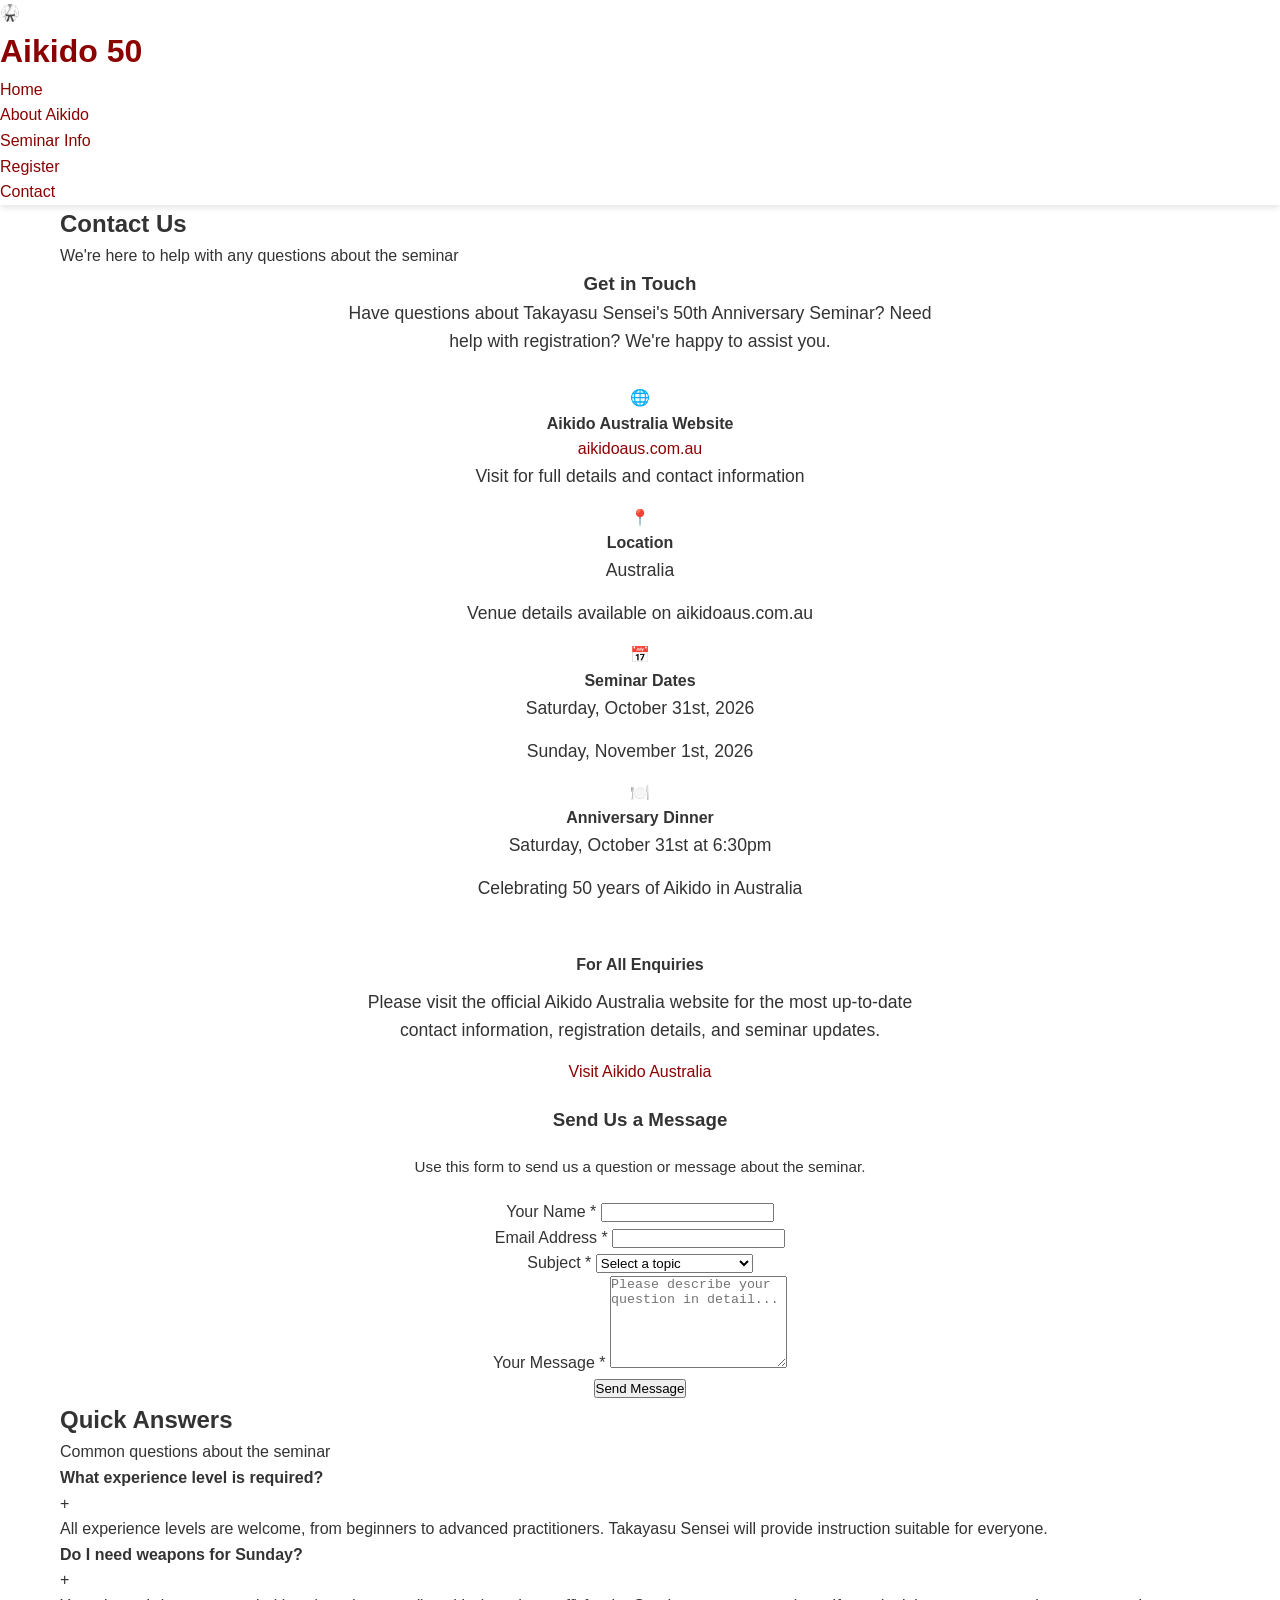
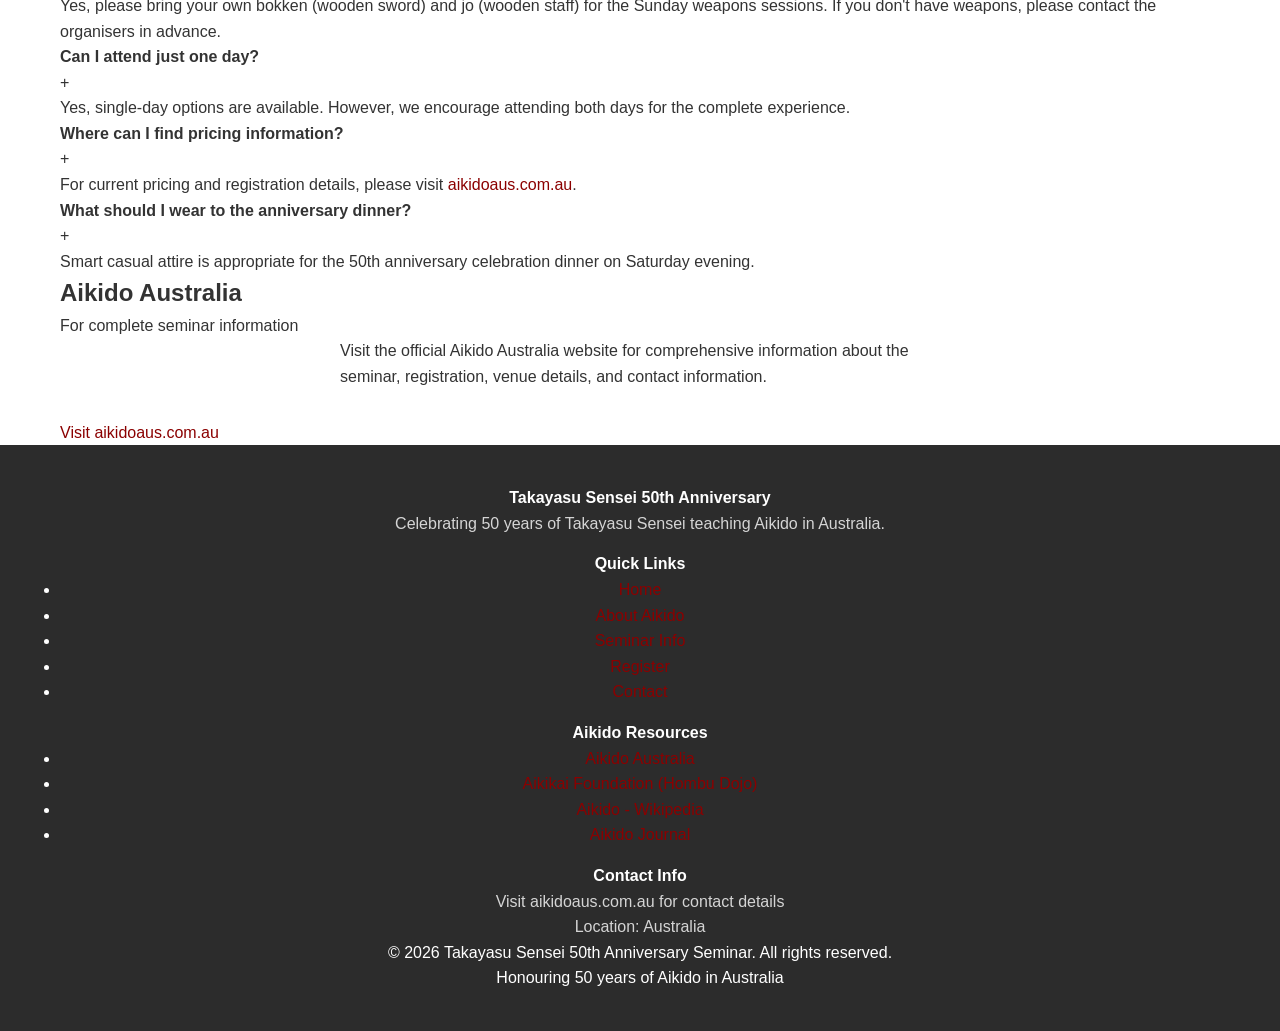
<file: contact.html>
<!DOCTYPE html>
<html lang="en">
<head>
    <meta charset="UTF-8">
    <meta name="viewport" content="width=device-width, initial-scale=1.0">
    <meta name="description" content="Contact Aikido Australia about Takayasu Sensei's 50th Anniversary Seminar. Get answers to your questions about registration and the event.">
    <meta name="keywords" content="Contact Aikido Australia, Aikido seminar, Takayasu Sensei, Australia">
    <title>Contact Us | Takayasu Sensei 50th Anniversary</title>
    <link rel="stylesheet" href="css/styles.css">
    <link rel="icon" type="image/svg+xml" href="data:image/svg+xml,<svg xmlns='http://www.w3.org/2000/svg' viewBox='0 0 100 100'><text y='.9em' font-size='90'>🥋</text></svg>">
</head>
<body>
    <!-- Header -->
    <header>
        <div class="nav-container">
            <a href="index.html" class="logo">
                <span class="logo-icon">🥋</span>
                <h1>Aikido 50</h1>
            </a>
            <nav>
                <ul>
                    <li><a href="index.html">Home</a></li>
                    <li><a href="about.html">About Aikido</a></li>
                    <li><a href="seminar.html">Seminar Info</a></li>
                    <li><a href="registration.html">Register</a></li>
                    <li><a href="contact.html" class="active">Contact</a></li>
                </ul>
            </nav>
            <div class="nav-toggle">
                <span></span>
                <span></span>
                <span></span>
            </div>
        </div>
    </header>

    <!-- Page Hero -->
    <section class="page-hero">
        <div class="container">
            <h1>Contact Us</h1>
            <p>We're here to help with any questions about the seminar</p>
        </div>
    </section>

    <!-- Contact Section -->
    <section class="bg-white">
        <div class="container">
            <div class="contact-content">
                <div class="contact-info">
                    <h3>Get in Touch</h3>
                    <p style="color: var(--text-secondary); margin-bottom: 30px;">Have questions about Takayasu Sensei's 50th Anniversary Seminar? Need help with registration? We're happy to assist you.</p>

                    <div class="contact-item">
                        <div class="contact-icon">🌐</div>
                        <div class="contact-details">
                            <h4>Aikido Australia Website</h4>
                            <a href="https://aikidoaus.com.au/" target="_blank" rel="noopener">aikidoaus.com.au</a>
                            <p>Visit for full details and contact information</p>
                        </div>
                    </div>

                    <div class="contact-item">
                        <div class="contact-icon">📍</div>
                        <div class="contact-details">
                            <h4>Location</h4>
                            <p>Australia</p>
                            <p>Venue details available on aikidoaus.com.au</p>
                        </div>
                    </div>

                    <div class="contact-item">
                        <div class="contact-icon">📅</div>
                        <div class="contact-details">
                            <h4>Seminar Dates</h4>
                            <p>Saturday, October 31st, 2026</p>
                            <p>Sunday, November 1st, 2026</p>
                        </div>
                    </div>

                    <div class="contact-item">
                        <div class="contact-icon">🍽️</div>
                        <div class="contact-details">
                            <h4>Anniversary Dinner</h4>
                            <p>Saturday, October 31st at 6:30pm</p>
                            <p>Celebrating 50 years of Aikido in Australia</p>
                        </div>
                    </div>

                    <div style="margin-top: 30px; padding: 20px; background: var(--light-bg); border-radius: 10px;">
                        <h4 style="color: var(--primary-color); margin-bottom: 10px;">For All Enquiries</h4>
                        <p style="color: var(--text-secondary);">Please visit the official Aikido Australia website for the most up-to-date contact information, registration details, and seminar updates.</p>
                        <a href="https://aikidoaus.com.au/" target="_blank" rel="noopener" class="btn btn-primary" style="margin-top: 15px;">Visit Aikido Australia</a>
                    </div>
                </div>

                <form class="contact-form" id="contact-form">
                    <h3 style="color: var(--primary-color); margin-bottom: 20px;">Send Us a Message</h3>
                    <p style="color: var(--text-secondary); margin-bottom: 20px; font-size: 0.95rem;">Use this form to send us a question or message about the seminar.</p>

                    <div class="form-row">
                        <div class="form-group">
                            <label for="name">Your Name *</label>
                            <input type="text" id="name" name="name" required>
                        </div>
                        <div class="form-group">
                            <label for="email">Email Address *</label>
                            <input type="email" id="email" name="email" required>
                        </div>
                    </div>

                    <div class="form-group">
                        <label for="subject">Subject *</label>
                        <select id="subject" name="subject" required>
                            <option value="">Select a topic</option>
                            <option value="registration">Registration Questions</option>
                            <option value="schedule">Schedule & Program</option>
                            <option value="dinner">Anniversary Dinner</option>
                            <option value="weapons">Weapons Training</option>
                            <option value="accommodation">Accommodation</option>
                            <option value="travel">Travel & Directions</option>
                            <option value="other">Other</option>
                        </select>
                    </div>

                    <div class="form-group">
                        <label for="message">Your Message *</label>
                        <textarea id="message" name="message" rows="6" required placeholder="Please describe your question in detail..."></textarea>
                    </div>

                    <div class="form-submit">
                        <button type="submit" class="btn btn-primary">Send Message</button>
                    </div>
                </form>
            </div>
        </div>
    </section>

    <!-- Quick Answers -->
    <section class="bg-light">
        <div class="container">
            <div class="section-header">
                <h2>Quick Answers</h2>
                <p>Common questions about the seminar</p>
            </div>
            <div class="faq-container">
                <div class="faq-item">
                    <div class="faq-question">
                        <h4>What experience level is required?</h4>
                        <span class="faq-toggle">+</span>
                    </div>
                    <div class="faq-answer">
                        <p>All experience levels are welcome, from beginners to advanced practitioners. Takayasu Sensei will provide instruction suitable for everyone.</p>
                    </div>
                </div>
                <div class="faq-item">
                    <div class="faq-question">
                        <h4>Do I need weapons for Sunday?</h4>
                        <span class="faq-toggle">+</span>
                    </div>
                    <div class="faq-answer">
                        <p>Yes, please bring your own bokken (wooden sword) and jo (wooden staff) for the Sunday weapons sessions. If you don't have weapons, please contact the organisers in advance.</p>
                    </div>
                </div>
                <div class="faq-item">
                    <div class="faq-question">
                        <h4>Can I attend just one day?</h4>
                        <span class="faq-toggle">+</span>
                    </div>
                    <div class="faq-answer">
                        <p>Yes, single-day options are available. However, we encourage attending both days for the complete experience.</p>
                    </div>
                </div>
                <div class="faq-item">
                    <div class="faq-question">
                        <h4>Where can I find pricing information?</h4>
                        <span class="faq-toggle">+</span>
                    </div>
                    <div class="faq-answer">
                        <p>For current pricing and registration details, please visit <a href="https://aikidoaus.com.au/" target="_blank" rel="noopener">aikidoaus.com.au</a>.</p>
                    </div>
                </div>
                <div class="faq-item">
                    <div class="faq-question">
                        <h4>What should I wear to the anniversary dinner?</h4>
                        <span class="faq-toggle">+</span>
                    </div>
                    <div class="faq-answer">
                        <p>Smart casual attire is appropriate for the 50th anniversary celebration dinner on Saturday evening.</p>
                    </div>
                </div>
            </div>
        </div>
    </section>

    <!-- Aikido Australia Link -->
    <section class="bg-white">
        <div class="container">
            <div class="section-header">
                <h2>Aikido Australia</h2>
                <p>For complete seminar information</p>
            </div>
            <div class="text-center">
                <p style="color: var(--text-secondary); max-width: 600px; margin: 0 auto 30px;">Visit the official Aikido Australia website for comprehensive information about the seminar, registration, venue details, and contact information.</p>
                <a href="https://aikidoaus.com.au/" target="_blank" rel="noopener" class="btn btn-primary">Visit aikidoaus.com.au</a>
            </div>
        </div>
    </section>

    <!-- Footer -->
    <footer>
        <div class="container">
            <div class="footer-content">
                <div class="footer-section">
                    <h4>Takayasu Sensei 50th Anniversary</h4>
                    <p>Celebrating 50 years of Takayasu Sensei teaching Aikido in Australia.</p>
                </div>
                <div class="footer-section">
                    <h4>Quick Links</h4>
                    <ul>
                        <li><a href="index.html">Home</a></li>
                        <li><a href="about.html">About Aikido</a></li>
                        <li><a href="seminar.html">Seminar Info</a></li>
                        <li><a href="registration.html">Register</a></li>
                        <li><a href="contact.html">Contact</a></li>
                    </ul>
                </div>
                <div class="footer-section">
                    <h4>Aikido Resources</h4>
                    <ul>
                        <li><a href="https://aikidoaus.com.au/" target="_blank" rel="noopener">Aikido Australia</a></li>
                        <li><a href="https://www.aikikai.or.jp/eng/" target="_blank" rel="noopener">Aikikai Foundation (Hombu Dojo)</a></li>
                        <li><a href="https://en.wikipedia.org/wiki/Aikido" target="_blank" rel="noopener">Aikido - Wikipedia</a></li>
                        <li><a href="https://www.aikidojournal.com/" target="_blank" rel="noopener">Aikido Journal</a></li>
                    </ul>
                </div>
                <div class="footer-section">
                    <h4>Contact Info</h4>
                    <p>Visit <a href="https://aikidoaus.com.au/" target="_blank" rel="noopener" style="color: var(--accent-color);">aikidoaus.com.au</a> for contact details</p>
                    <p>Location: Australia</p>
                </div>
            </div>
            <div class="footer-bottom">
                <p>&copy; 2026 Takayasu Sensei 50th Anniversary Seminar. All rights reserved.</p>
                <p>Honouring 50 years of Aikido in Australia</p>
            </div>
        </div>
    </footer>

    <script src="js/main.js"></script>
</body>
</html>
</file>
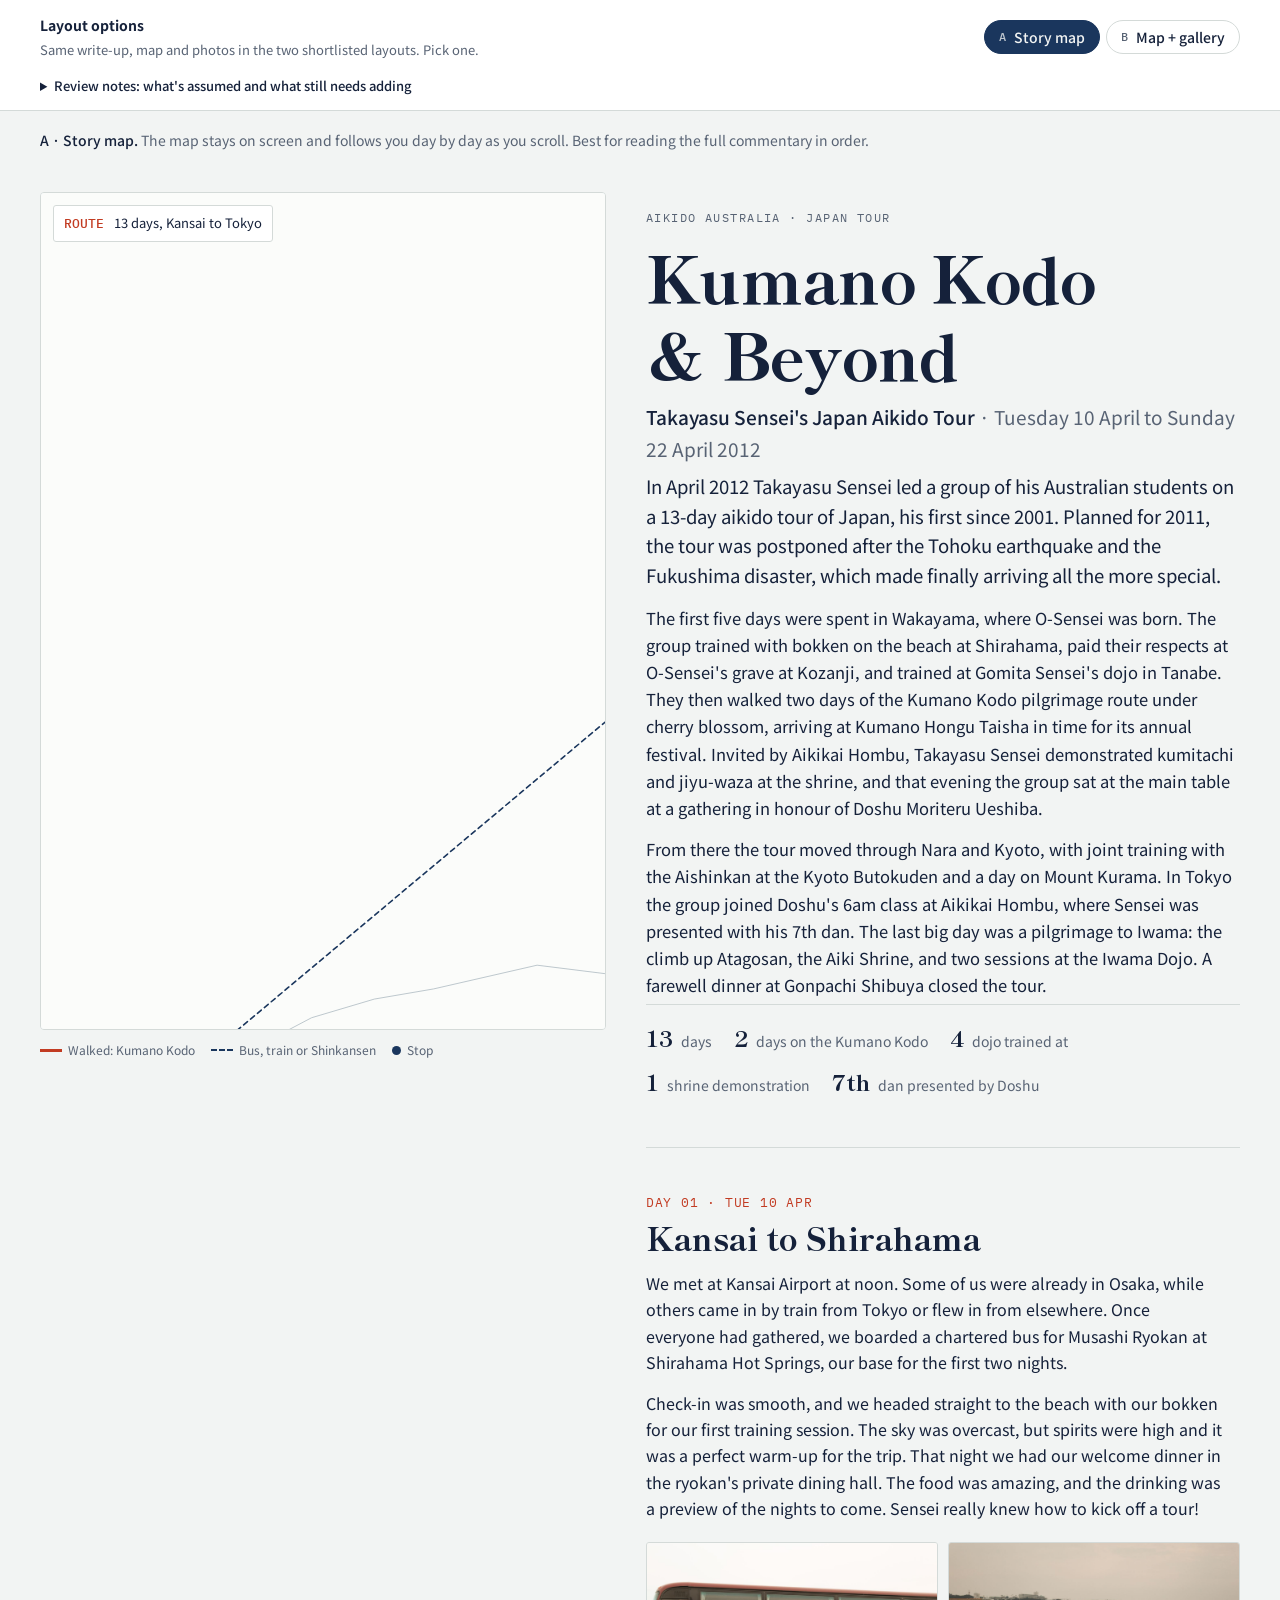
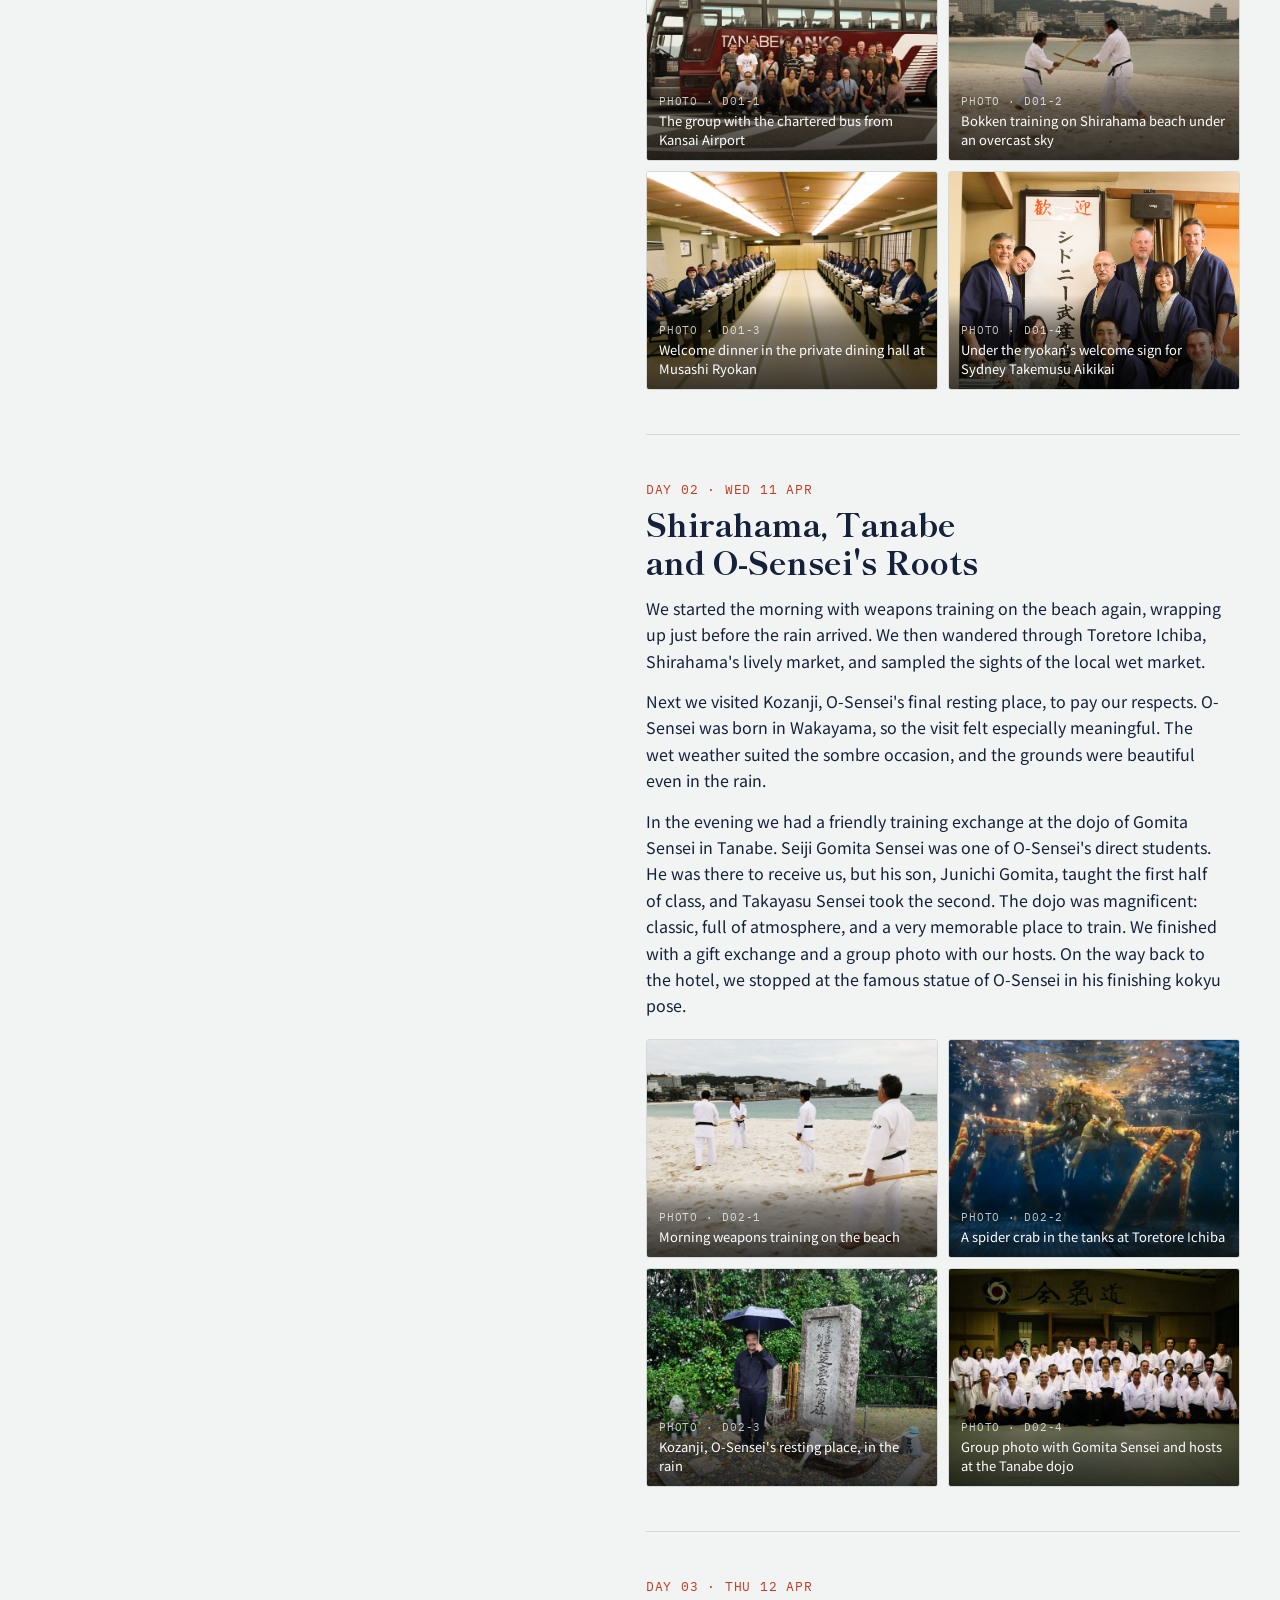
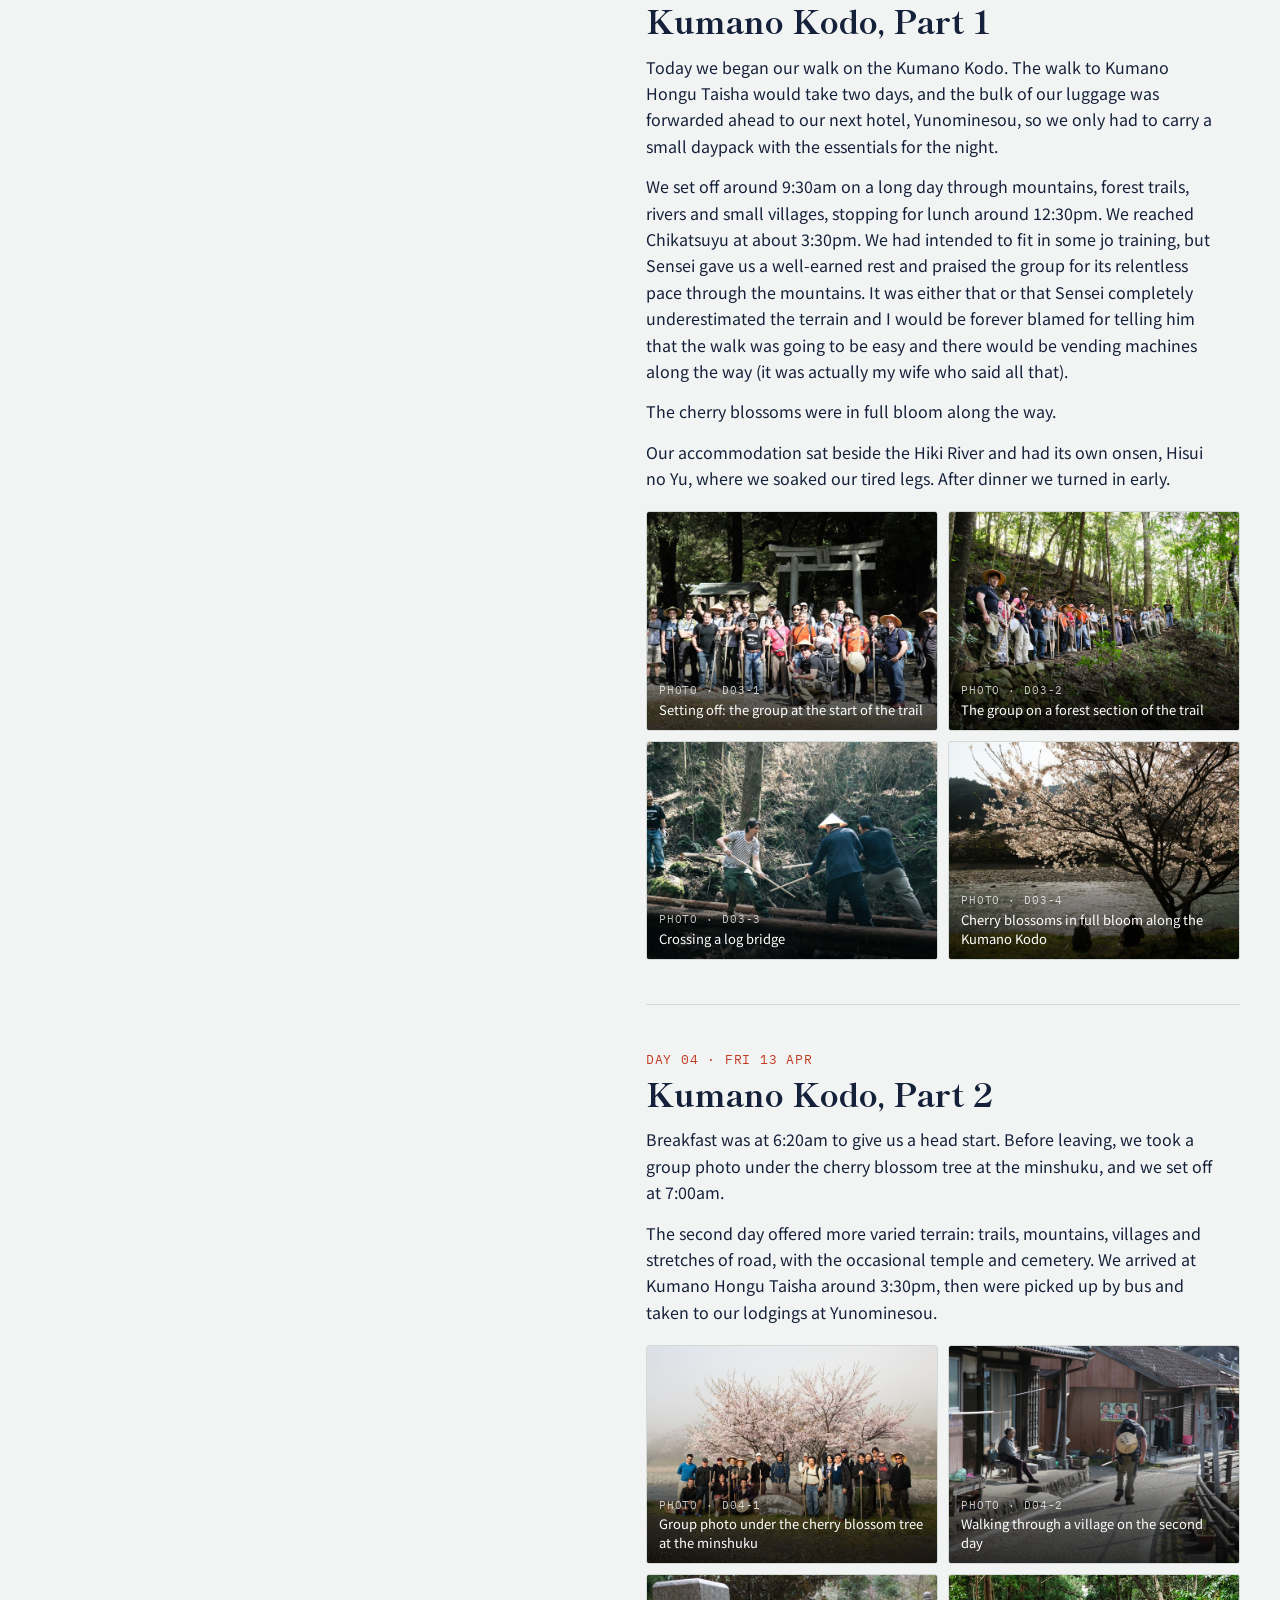
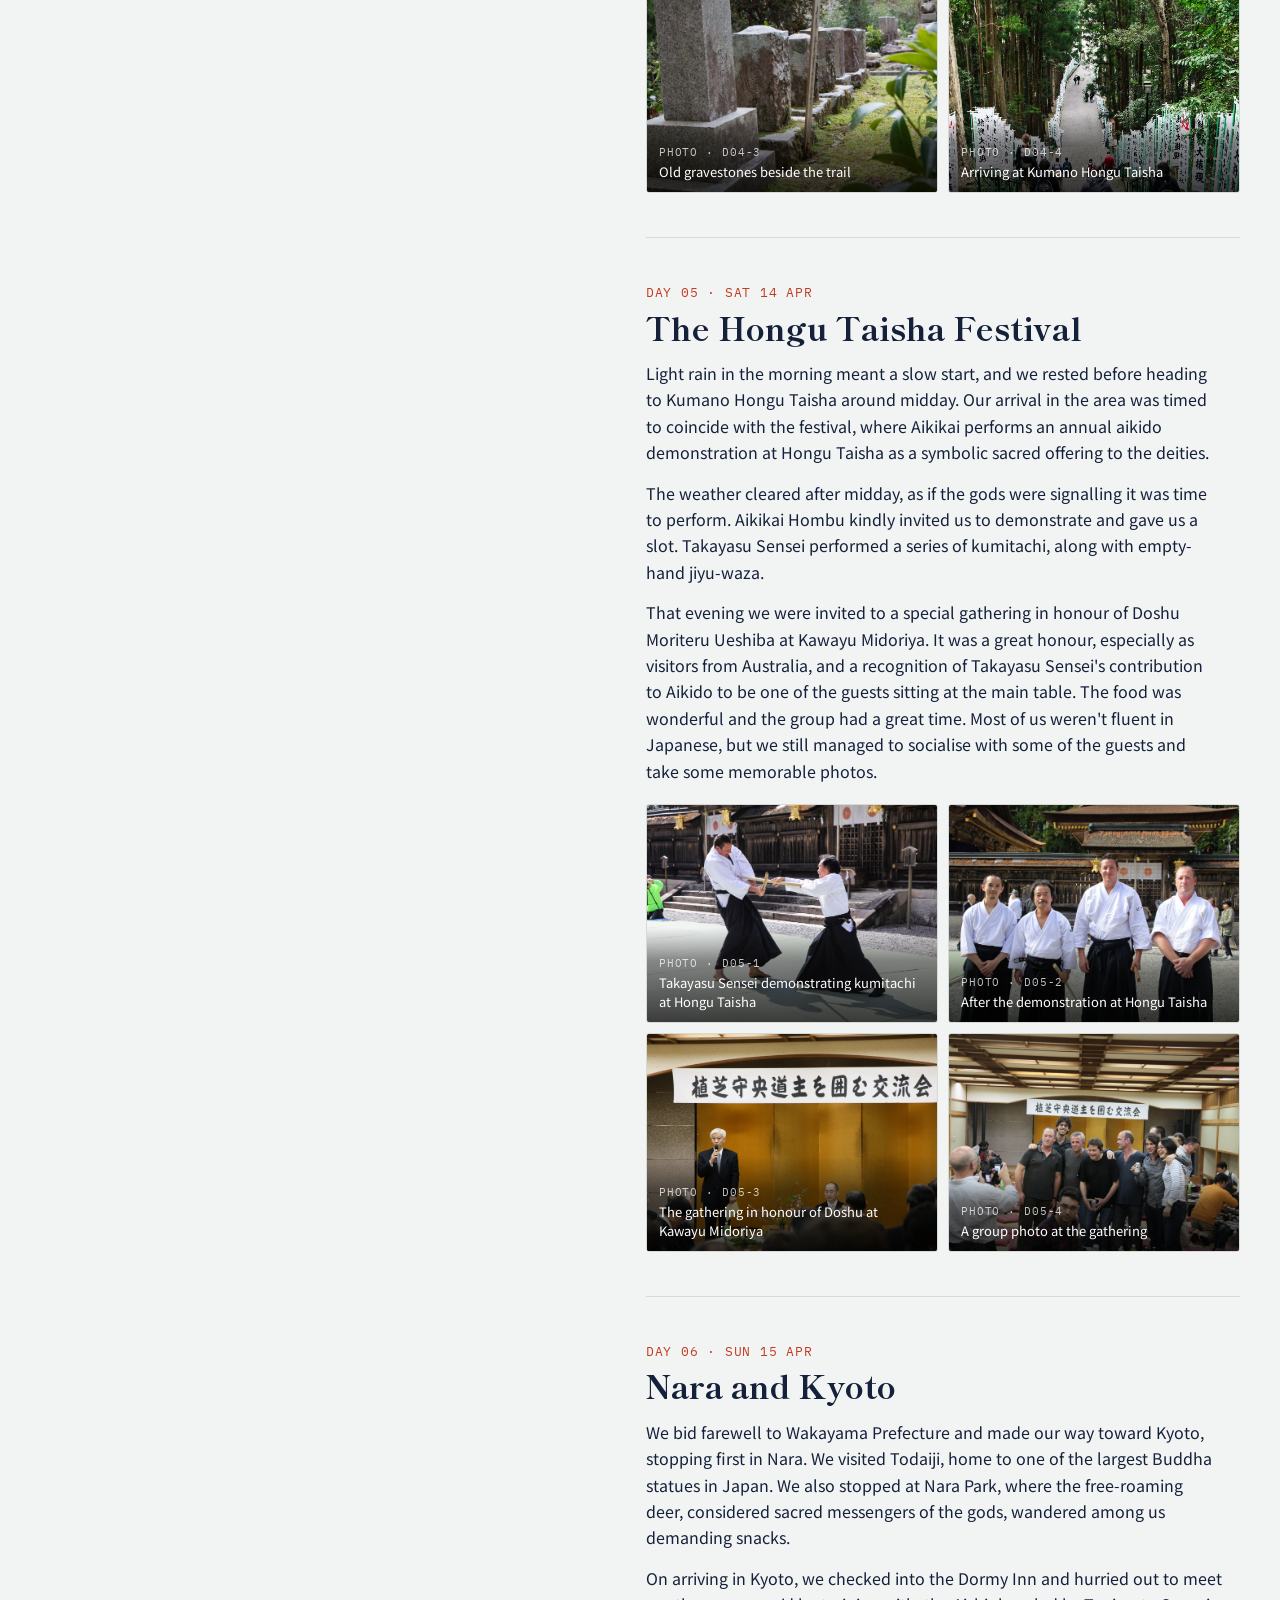
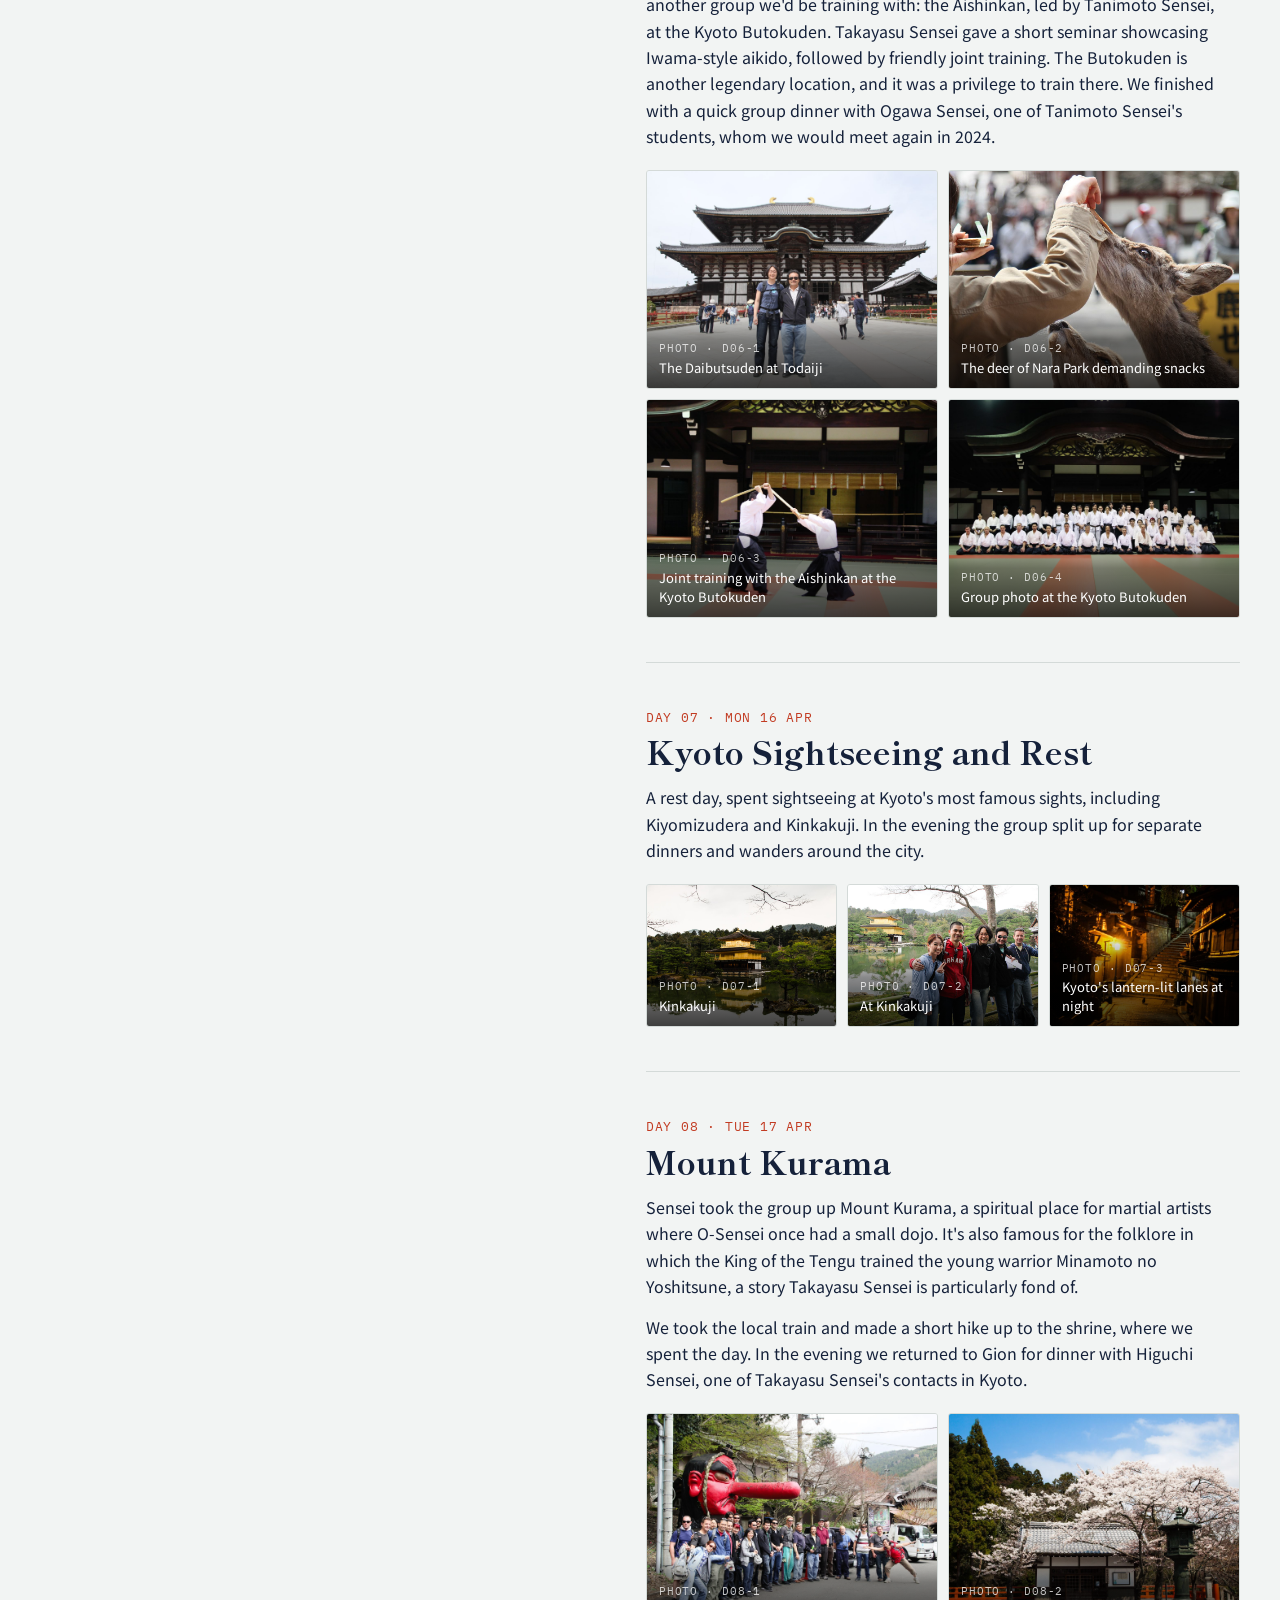
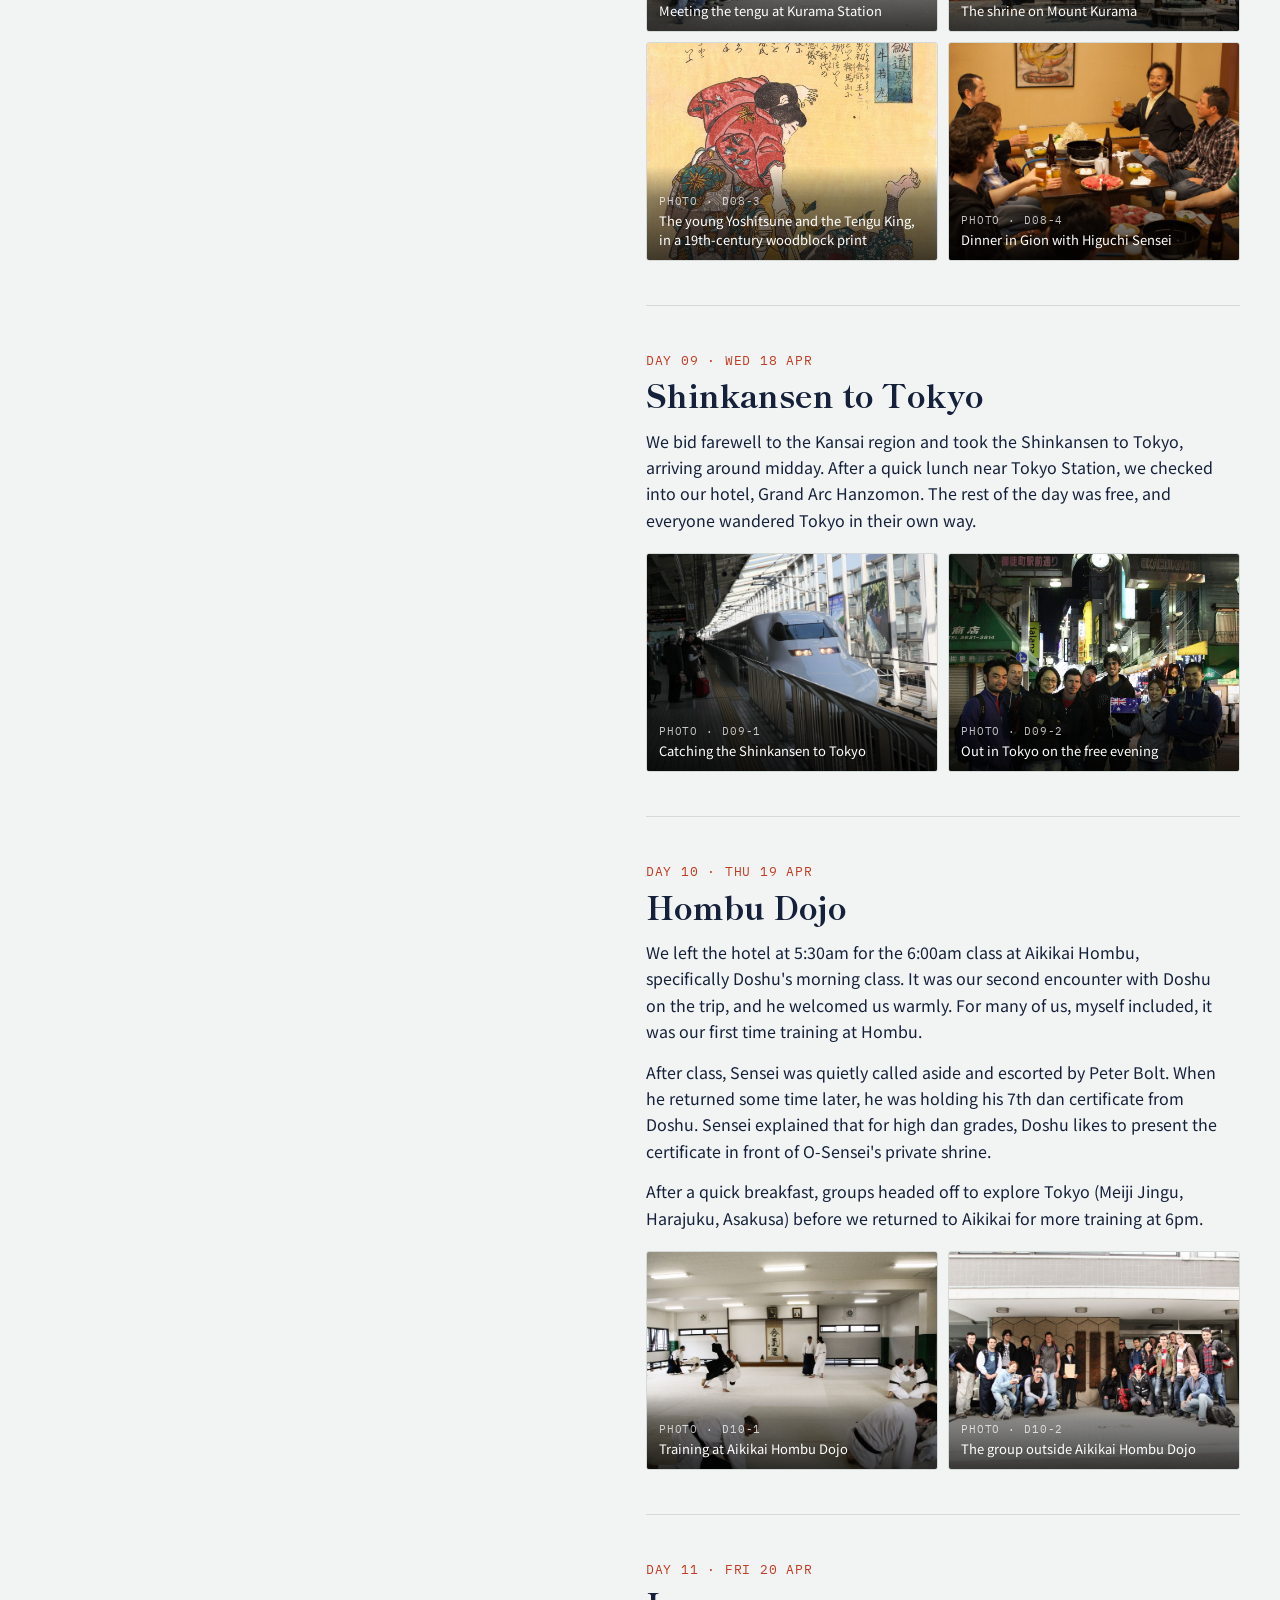
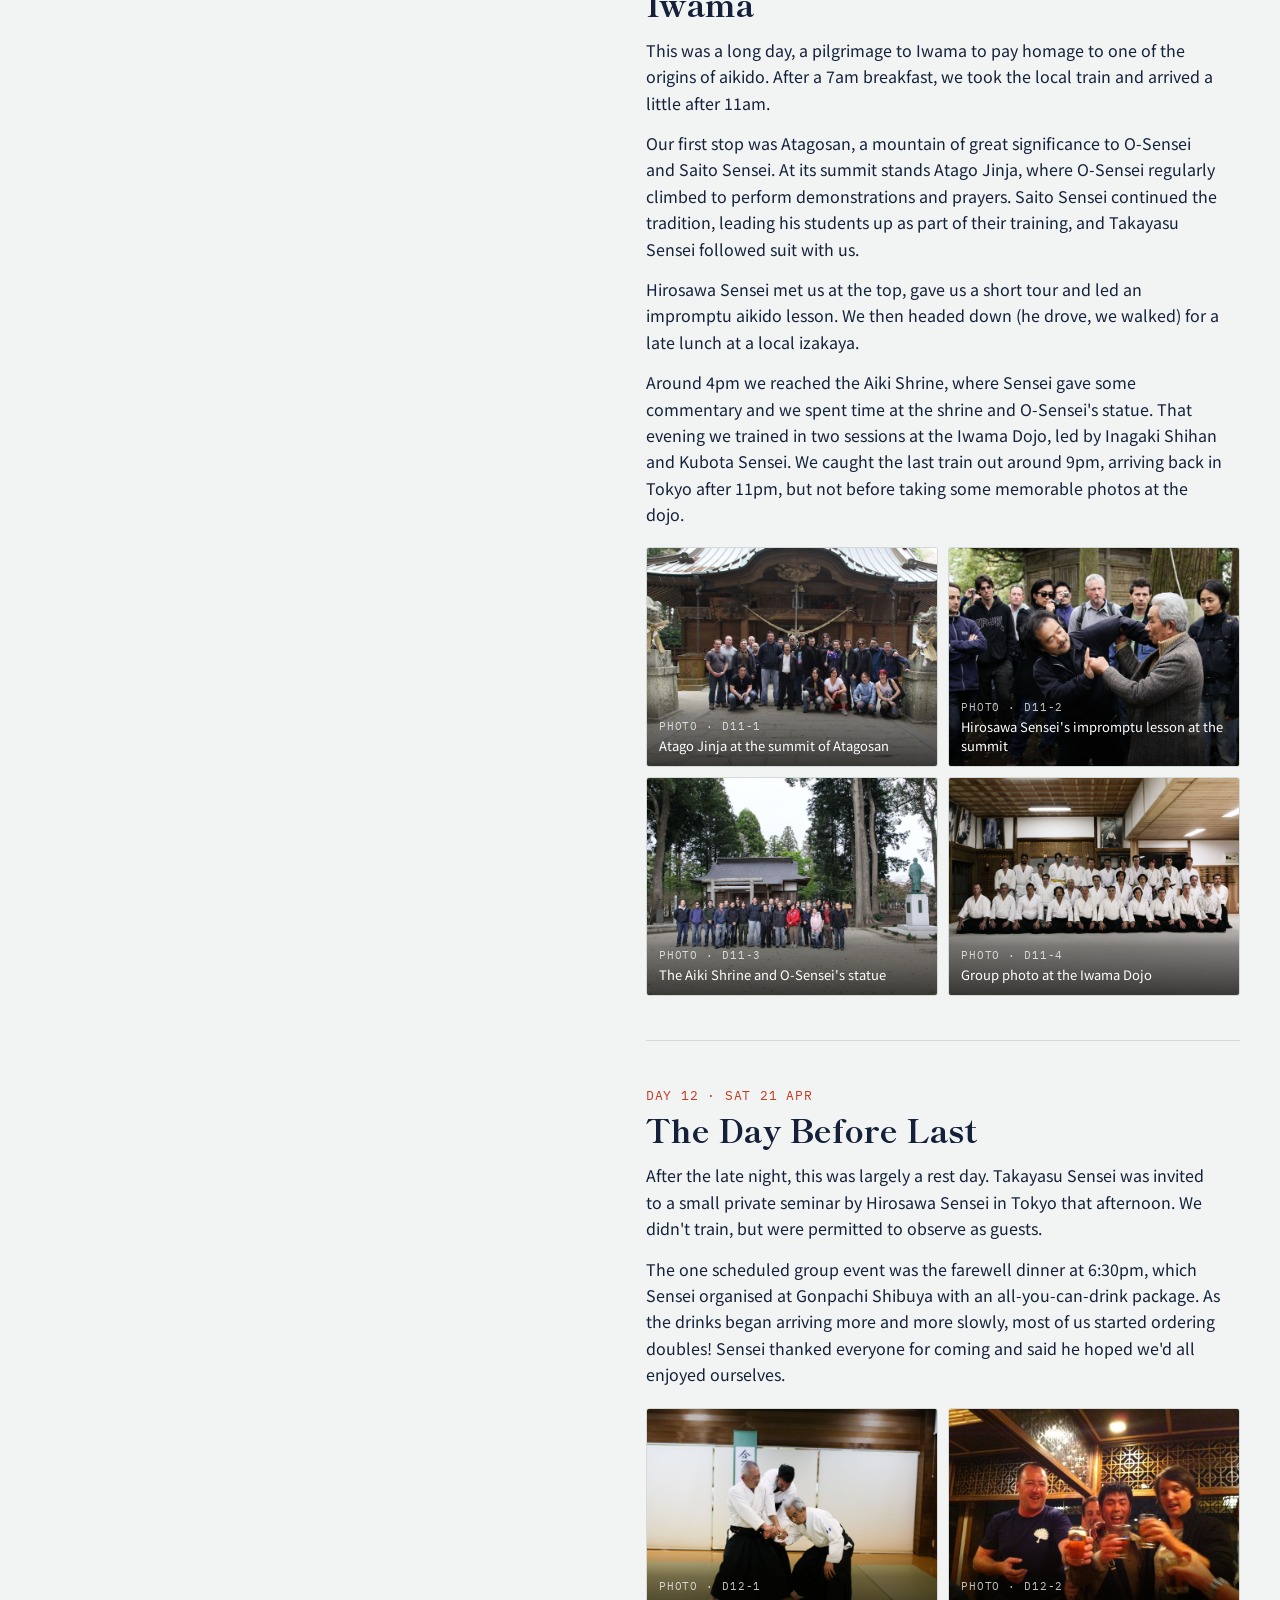
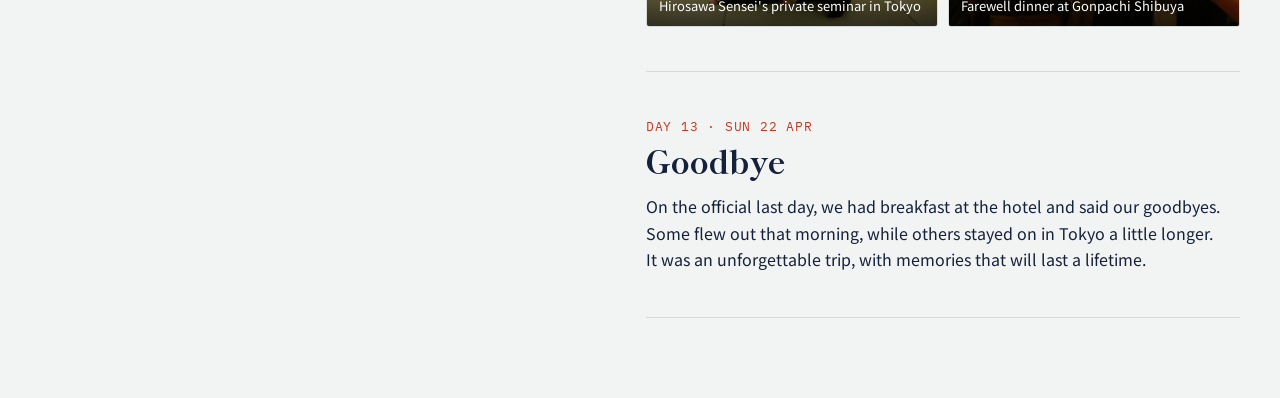
<file: japan-tour-2012.html>
<!DOCTYPE html>
<html lang="en-AU">
<meta charset="UTF-8">
<meta name="viewport" content="width=device-width, initial-scale=1.0, viewport-fit=cover">
<title>Kumano Kodo &amp; Beyond</title>
<link rel="preconnect" href="https://fonts.googleapis.com">
<link rel="preconnect" href="https://fonts.gstatic.com" crossorigin>
<link href="https://fonts.googleapis.com/css2?family=Shippori+Mincho:wght@600;800&family=Noto+Sans+JP:wght@400;500;700&family=IBM+Plex+Mono:wght@400;500&display=swap" rel="stylesheet">
<style>
/* Layout: one shared trip dataset, four switchable layouts (story map, map + gallery, timeline, magazine).
   Indigo carries over from the seminar site; shu (torii vermilion) marks the walked pilgrimage route only. */
:root {
  --paper: #f2f4f3;
  --surface: #ffffff;
  --ink: #15213a;
  --muted: #586374;
  --line: #d4dad8;
  --indigo: #1a365d;
  --indigo-soft: #e2e8f0;
  --shu: #c23b22;
  --sea: #dfe7ec;
  --land: #fbfcfa;
  --land-edge: #aebac2;
  --route-faint: #b7c2cf;
  --ph-a: #e6ebea;
  --ph-b: #edf1f0;
  --halo: #fbfcfa;
  --f-display: "Shippori Mincho", "Hiragino Mincho ProN", "Yu Mincho", Georgia, serif;
  --f-body: "Noto Sans JP", "Hiragino Sans", "Segoe UI", system-ui, sans-serif;
  --f-mono: "IBM Plex Mono", ui-monospace, "SFMono-Regular", Menlo, monospace;
}
@media (prefers-color-scheme: dark) {
  :root:not([data-theme="light"]) {
    --paper: #0e1520; --surface: #151d2a; --ink: #e6eaf0; --muted: #98a3b4; --line: #283345;
    --indigo: #93b2e2; --indigo-soft: #1d2a3e; --shu: #f07259; --sea: #0a111b; --land: #1b2534;
    --land-edge: #3a4a60; --route-faint: #3e4d63; --ph-a: #182131; --ph-b: #1c2638; --halo: #1b2534;
    color-scheme: dark;
  }
}
:root[data-theme="dark"] {
  --paper: #0e1520; --surface: #151d2a; --ink: #e6eaf0; --muted: #98a3b4; --line: #283345;
  --indigo: #93b2e2; --indigo-soft: #1d2a3e; --shu: #f07259; --sea: #0a111b; --land: #1b2534;
  --land-edge: #3a4a60; --route-faint: #3e4d63; --ph-a: #182131; --ph-b: #1c2638; --halo: #1b2534;
  color-scheme: dark;
}

* { box-sizing: border-box; }
html { -webkit-text-size-adjust: 100%; }
body {
  margin: 0; background: var(--paper); color: var(--ink);
  font-family: var(--f-body); font-size: 16px; line-height: 1.65;
}
img { max-width: 100%; }
[hidden] { display: none !important; }
a { color: var(--indigo); }
:focus-visible { outline: 2px solid var(--shu); outline-offset: 2px; }
h1, h2, h3 { font-family: var(--f-display); font-weight: 800; line-height: 1.2; text-wrap: balance; margin: 0; }
p { margin: 0; }
.wrap { max-width: 1240px; margin: 0 auto; padding-inline: 20px; }
.mono { font-family: var(--f-mono); font-variant-numeric: tabular-nums; }
.eyebrow { font-family: var(--f-mono); font-size: 12px; letter-spacing: .12em; text-transform: uppercase; color: var(--muted); }
.jp { font-family: var(--f-display); font-weight: 600; color: var(--muted); }

/* ---------- Review bar (not part of the final page) ---------- */
.review { border-bottom: 1px solid var(--line); background: var(--surface); }
.review .wrap { padding-block: 14px; display: flex; flex-wrap: wrap; gap: 12px 24px; align-items: center; justify-content: space-between; }
.review-label { display: flex; flex-direction: column; gap: 2px; min-width: 0; }
.review-label strong { font-size: 14px; }
.review-label span { font-size: 13px; color: var(--muted); }
.switch { display: flex; flex-wrap: wrap; gap: 6px; }
.switch button {
  font: 500 14px/1 var(--f-body); color: var(--ink); background: transparent;
  border: 1px solid var(--line); border-radius: 999px; padding: 9px 14px; cursor: pointer;
  display: inline-flex; gap: 8px; align-items: center;
}
.switch button .k { font-family: var(--f-mono); font-size: 12px; color: var(--muted); }
.switch button[aria-pressed="true"] { background: var(--indigo); border-color: var(--indigo); color: var(--paper); }
.switch button[aria-pressed="true"] .k { color: inherit; opacity: .75; }
.notes { font-size: 13px; color: var(--muted); }
.notes summary { cursor: pointer; color: var(--ink); font-weight: 500; }
.notes ul { margin: 8px 0 0; padding-left: 18px; display: grid; gap: 4px; max-width: 80ch; }
.option-blurb { font-size: 14px; color: var(--muted); padding-block: 18px 0; }
.option-blurb b { color: var(--ink); font-weight: 500; }

/* ---------- Shared masthead ---------- */
.mast { padding-block: 36px 8px; display: grid; gap: 10px; }
.mast h1 { font-size: clamp(34px, 6vw, 64px); letter-spacing: -.01em; }
.mast .sub { font-size: clamp(16px, 2vw, 19px); color: var(--muted); }
.mast .sub b { color: var(--ink); font-weight: 500; }

.summary { display: grid; gap: 14px; max-width: 66ch; }
.summary p { font-size: 16.5px; }
.summary p:first-child { font-size: 18.5px; line-height: 1.6; }
.facts { display: flex; flex-wrap: wrap; gap: 8px 22px; padding: 14px 0 0; margin: 4px 0 0; border-top: 1px solid var(--line); list-style: none; }
.facts li { display: flex; gap: 8px; align-items: baseline; font-size: 14px; color: var(--muted); }
.facts b { font-family: var(--f-display); font-weight: 800; font-size: 22px; color: var(--ink); }

/* ---------- Photo slots ---------- */
.ph {
  position: relative; margin: 0; overflow: hidden; border-radius: 3px; max-width: 100%;
  background: repeating-linear-gradient(135deg, var(--ph-a) 0 7px, var(--ph-b) 7px 14px);
  border: 1px solid var(--line); aspect-ratio: 4 / 3;
  display: flex; flex-direction: column; justify-content: flex-end;
}
.ph.wide { aspect-ratio: 16 / 9; }
.ph.pano { aspect-ratio: 21 / 9; }
.ph.tall { aspect-ratio: 3 / 4; }
.ph img { position: absolute; inset: 0; width: 100%; height: 100%; object-fit: cover; opacity: 0; transition: opacity .4s; }
.ph img.ok { opacity: 1; }
.ph figcaption { position: relative; padding: 10px 12px; font-size: 13px; line-height: 1.45; display: grid; gap: 2px; }
.ph figcaption .slot { font-family: var(--f-mono); font-size: 11px; letter-spacing: .08em; color: var(--muted); text-transform: uppercase; }
.ph:has(img.ok) figcaption { background: linear-gradient(transparent, rgba(0,0,0,.45) 35%, rgba(0,0,0,.75)); color: #fff; padding-top: 28px; }
.ph img.portrait { object-position: 50% 30%; }
.ph:has(img.ok) figcaption .slot { color: rgba(255,255,255,.75); }

/* ---------- Map ---------- */
svg.map { display: block; width: 100%; height: 100%; background: var(--sea); }
#jp-land { vector-effect: non-scaling-stroke; }
.map .land { fill: var(--land); stroke: var(--land-edge); stroke-width: .8; vector-effect: non-scaling-stroke; stroke-linejoin: round; }
.map .seg { fill: none; stroke-linecap: round; stroke-linejoin: round; vector-effect: non-scaling-stroke; }
.map .seg.ride { stroke: var(--indigo); stroke-width: 1.6; stroke-dasharray: 5 4; }
.map .seg.walk { stroke: var(--shu); stroke-width: 3.2; }
.map .seg.future { stroke: var(--route-faint); }
.map .seg.past.ride { opacity: .55; }
.map .mk circle { fill: var(--land); stroke: var(--indigo); stroke-width: 1.6; }
.map .mk.t1 circle { fill: var(--indigo); stroke: var(--land); }
.map .mk.on circle { fill: var(--shu); stroke: var(--land); }
.map .mk text, .map .lbl {
  font-family: var(--f-body); font-size: 12px; font-weight: 500; fill: var(--ink);
  paint-order: stroke; stroke: var(--halo); stroke-width: 3.5px; stroke-linejoin: round;
}
.map .mk text .j { font-family: var(--f-display); font-weight: 600; fill: var(--muted); }
.map .mk.t1 text { font-weight: 700; font-size: 13px; }
.map .mk.off text { display: none; }
.map .pin circle { fill: var(--indigo); stroke: var(--land); stroke-width: 2; }
.map .pin text { font-family: var(--f-mono); font-size: 12px; font-weight: 500; fill: var(--paper); stroke: none; text-anchor: middle; }
.map .pin text.pcap { font-family: var(--f-body); font-weight: 500; fill: var(--ink); paint-order: stroke; stroke: var(--halo); stroke-width: 3.5px; }
.map .pin rect { fill: var(--indigo); stroke: var(--land); stroke-width: 2; }
.map .pin:hover rect, .map .pin.on rect { fill: var(--shu); }
.map .pin:hover circle, .map .pin.on circle { fill: var(--shu); }
.map .pin { cursor: pointer; }
.map .region { font-family: var(--f-display); font-weight: 600; font-size: 13px; letter-spacing: .25em; fill: var(--muted); opacity: .8; }
.legend { display: flex; flex-wrap: wrap; gap: 6px 16px; font-size: 12px; color: var(--muted); }
.legend span { display: inline-flex; align-items: center; gap: 6px; }
.legend i { display: inline-block; width: 22px; height: 0; border-top: 3px solid var(--shu); }
.legend i.ride { border-top: 2px dashed var(--indigo); }
.legend i.dot { width: 9px; height: 9px; border: 0; border-radius: 50%; background: var(--indigo); }

/* ---------- A: Story map ---------- */
.story { display: grid; grid-template-columns: minmax(0, 1fr) minmax(0, 1.05fr); gap: 0 40px; padding-block: 24px 80px; }
.story-map { position: sticky; top: env(safe-area-inset-top, 0px); height: 100vh; padding-block: 16px; display: grid; grid-template-rows: 1fr auto; gap: 10px; }
.story-map .frame { position: relative; border: 1px solid var(--line); border-radius: 4px; overflow: hidden; min-height: 0; }
.story-map .now { position: absolute; left: 12px; top: 12px; background: var(--surface); border: 1px solid var(--line); border-radius: 3px; padding: 6px 10px; font-size: 13px; display: flex; gap: 10px; align-items: baseline; }
.story-map .now b { font-family: var(--f-mono); font-weight: 500; color: var(--shu); }
.story-col { display: grid; gap: 0; min-width: 0; }
.story-intro { padding-block: 24px 48px; border-bottom: 1px solid var(--line); }
.sday { padding-block: 44px; border-bottom: 1px solid var(--line); display: grid; gap: 14px; min-width: 0; scroll-margin-top: 20px; }
.sday .dayhead { display: grid; gap: 4px; }
.sday h2 { font-size: clamp(24px, 3vw, 32px); }
.sday .meta { display: flex; flex-wrap: wrap; gap: 4px 14px; align-items: baseline; }
.sday .meta .mono { color: var(--shu); font-size: 13px; letter-spacing: .06em; }
.sday p { max-width: 64ch; }
.sday .photos { display: grid; grid-template-columns: repeat(2, 1fr); gap: 10px; margin-top: 6px; }
.sday .photos.n3 { grid-template-columns: repeat(3, 1fr); }
.sday .photos.n1 { grid-template-columns: 1fr; }

/* ---------- B: Map + gallery ---------- */
.mg-top { display: grid; grid-template-columns: minmax(0, 1.5fr) minmax(0, 1fr); gap: 32px; padding-block: 24px 40px; align-items: start; }
.mg-map { position: relative; aspect-ratio: 10 / 8; max-width: 100%; border: 1px solid var(--line); border-radius: 4px; overflow: hidden; }
.mg-inset { position: absolute; left: 10px; top: 10px; width: 36%; aspect-ratio: 1 / 1; border: 1px solid var(--land-edge); border-radius: 3px; overflow: hidden; box-shadow: 0 2px 10px rgba(0,0,0,.12); }
.mg-inset .cap { position: absolute; left: 6px; top: 4px; font-size: 11px; font-family: var(--f-mono); color: var(--muted); letter-spacing: .06em; }
.mg-side { display: grid; gap: 18px; min-width: 0; }
.mg-chapters { list-style: none; margin: 0; padding: 0; display: grid; gap: 2px; border-top: 1px solid var(--line); }
.mg-chapters a { display: grid; grid-template-columns: 28px 1fr auto; gap: 10px; align-items: baseline; padding: 8px 0; border-bottom: 1px solid var(--line); text-decoration: none; color: var(--ink); }
.mg-chapters a:hover b { color: var(--shu); }
.mg-chapters .n { font-family: var(--f-mono); font-size: 13px; color: var(--shu); }
.mg-chapters .d { font-family: var(--f-mono); font-size: 12px; color: var(--muted); }
.mg-group { padding-block: 36px; border-top: 1px solid var(--line); display: grid; gap: 16px; scroll-margin-top: 16px; }
.mg-group header { display: flex; flex-wrap: wrap; gap: 4px 16px; align-items: baseline; }
.mg-group header .n { font-family: var(--f-mono); color: var(--shu); font-size: 14px; }
.mg-group h2 { font-size: clamp(22px, 2.6vw, 28px); }
.mg-group .intro { color: var(--muted); max-width: 70ch; font-size: 15px; }
.mg-grid { display: grid; grid-template-columns: repeat(auto-fill, minmax(220px, 1fr)); gap: 12px; }
.mg-grid .ph:first-child { grid-column: span 2; }
@media (max-width: 560px) { .mg-grid .ph:first-child { grid-column: auto; } }

/* ---------- Responsive ---------- */
@media (max-width: 900px) {
  .story { grid-template-columns: minmax(0, 1fr); }
  .story-map { height: 44vh; z-index: 2; background: var(--paper); padding-block: 8px; grid-template-rows: 1fr; }
  .story-map .legend { display: none; }
  .mg-top { grid-template-columns: minmax(0, 1fr); }
}
@media (max-width: 480px) {
  .wrap { padding-inline: 16px; }
  .mg-inset { width: 46%; }
  .sday .photos, .sday .photos.n3 { grid-template-columns: minmax(0, 1fr); }
}
@media (prefers-reduced-motion: reduce) { * { transition: none !important; scroll-behavior: auto !important; } }
</style>

<svg width="0" height="0" style="position:absolute" aria-hidden="true"><defs><path id="jp-land" d="M-5,333.2L-4.9,333.7L-5,333.9L-5,333.2ZM-5,350L-4.6,352.8L-2.2,360.4L-2,364.3L-2.8,367.9L-4.4,371L-5,372.8L-5,350ZM-5,380.2L-4.4,382.4L-3.8,386.1L-4.4,394.1L-4.9,395.8L-5,395.9L-5,380.2ZM-5,431.8L-4.9,431.9L-3.6,432.2L-1.4,430.6L3.1,425.5L4.2,424L5.2,424.9L5.5,426.5L6,428.2L6.6,430L5.2,431.7L2.6,437.1L2.3,439.5L1.8,445.8L-0.4,451.2L-0.1,454.6L-2.2,460.4L-3.6,463.4L-4.1,464.7L-3.6,466.4L-3,467.2L-2.5,468.1L-2.8,470.1L-2.8,472.4L-3.3,476L-4.1,477.5L-5,478.5L-5,431.8ZM159.9,747.3L159.6,749.1L161,750.4L162,752.2L160.2,753.5L159.4,753.9L158.6,754.1L158,754.4L157.8,755.1L157.2,757.5L157,759.6L156.7,760L156.4,760.2L155.6,760.8L155.1,762.5L154,766.8L152.7,769.9L151.9,774.2L150.3,779.7L147.9,787.9L145,797.2L144.2,799.7L144.4,801.4L144.2,802.4L145,804.6L145.8,806.1L147.9,806.8L147.6,807.7L146.6,809L146.3,809.7L144.4,819.5L145,822.1L142.6,824L141.5,825.2L141.2,826.5L141,826.6L140.2,828.4L139.6,829.1L139.6,830.3L139.9,830.8L140.2,831.2L140.2,831.5L140.2,833.4L139.9,833.8L139.1,834.9L138.8,835.5L138,839.6L137.8,840.4L136.7,841.8L136.4,842.5L136.4,843.1L136.2,843.7L135.6,844.1L135.4,843.8L135.1,843.7L134.6,843.5L135.1,842.9L135.1,842.6L135.1,842.3L132.2,842.8L130.8,842.9L129.5,842.3L129.2,841.6L129.2,840.3L129.2,839.4L128.7,838.8L127.4,837.2L126.8,836.5L126.6,836.5L126,836.3L124.4,836.8L123.1,835.7L122.3,835.2L120.7,835.3L119.1,835.7L116.4,836.9L115.4,837.8L114.6,839L113.2,841.2L112.2,844.5L113,845.3L115.6,846L117.2,846.6L118.8,847.5L119.1,848.5L118.8,849.1L117.2,850.3L116.7,851.6L118,852L120.4,851L121,851.7L115.6,856.4L113.5,856.2L111.6,856.8L111.6,858.6L110.8,859.8L109.5,862.4L108.7,863.7L107.9,864.6L106.8,865.5L105.5,866.2L104.2,866.6L101.5,867.7L99.6,868.1L97.8,868.4L95.6,869.3L94.3,870.3L93.8,871L90.8,871.9L88.4,874.4L87.4,875.5L85.8,875.7L86.3,870L88.2,868.1L91.1,866.3L92.2,865.5L93.8,859.8L93,858.3L94.8,854.9L95.6,852.2L96.2,847.8L95.9,846.2L95.1,843.7L94,841L92.4,838.2L89.2,836.2L88.4,833.8L89.2,830.2L88.4,828.6L84.2,827.8L82.8,827.1L82.3,826.8L81.2,826.2L80.7,825.2L82.6,822.8L84.2,821.9L86,822.4L87.9,822.2L89.8,822.7L90.6,824.2L90.3,826.5L90.6,827.1L91.6,827.4L92.4,827.4L93.2,827.1L94.6,825.6L96.2,822.8L97,819.5L96.7,816.4L94.6,814.3L91.6,814.5L87.9,813L84.7,813.9L82.6,816.8L82.3,817.7L82,819.9L81.8,820.6L79.6,823L79.1,823.9L78.3,826.8L77.2,829L76.2,831.5L75.4,835L75.4,836.6L75.6,838.5L77.8,843.5L78.8,847L79.6,848.6L80.7,849.4L81.8,849.8L83.1,852L86,852.4L86,853.6L85.2,856.5L85,858L84.4,859.8L83.1,860.5L81.8,861.1L80.4,862.5L79.6,861.5L78.8,861.5L77.8,861.8L76.7,862L75.6,861.4L75.4,860.8L75.4,859.5L74.6,857.6L73.8,856.2L70.6,854.3L59.1,853.9L57.5,854.1L55.4,854.8L53.5,854.6L52.7,853.3L52.4,851.7L52.2,850.5L51.4,848.6L50.3,847.6L51.1,847.6L52.4,847.8L52.4,846.7L51.6,845.3L49.8,843.2L47.4,841.5L45.8,840.6L47.9,839.6L48.4,839.4L49,839.4L50,839.9L50.6,839.9L51.6,840.3L53,842L54,842.9L55.1,840.9L58.8,837.4L59.6,834.6L60.4,833.3L61.2,830L61.8,827.2L61,825L62,823.3L62,821.7L61.2,820.2L59.1,817.8L56.2,813.4L55.4,812.7L51.9,810.5L50.6,810L50.6,809.3L49.8,807.4L50.6,804.2L51.1,803.4L53.5,804.3L54.6,804.7L52.4,802.7L51.6,801.4L53,799L53.2,795.2L53,793.4L52.2,791.5L51.4,790.7L51.1,790.3L50,789.1L49.8,787.5L50.8,786.8L52.2,784.8L52.2,782.6L50.3,780.9L52.4,778.5L55.4,777.3L57.8,780.3L59.1,779.8L60.7,778.6L61.5,777.8L61.8,777.2L62.6,775L62.6,774.8L62.8,774.5L63.4,774.2L63.6,773.9L63.6,772.7L63.6,772.4L69,766.5L69.8,764.3L70,763.9L70.8,763.3L71.1,762.8L71.4,761.9L71.1,761.2L71.1,760.5L71.9,758.7L72.4,758.5L74.3,760.5L75.1,759.4L75.1,758.4L74.8,755.9L75.1,755.3L77,752.6L78.6,751.7L79.4,749.5L79.1,747.3L77.8,745.9L78.3,745.1L79.4,744.8L81.5,744.8L80.7,743.6L79.1,742.2L78.8,741.2L79.4,740.5L84.4,735.9L85.8,734.4L86.6,732.1L84.4,732.3L72.4,734.5L71.1,735.1L70.3,734.5L70.8,733.3L72.2,732.3L77.2,729.8L78.8,728.3L79.6,727.8L81,728L82,727.5L82.6,727.4L83.4,727.4L83.4,726.6L82.3,726.2L81.5,725.3L81,724.3L81,723.4L81,722.8L81.2,722.2L82.3,721L82.6,720.5L82.3,720.1L82,719.8L81.8,719.2L81,717.4L75.4,712.8L71.9,709.2L69.8,707.9L69.2,706.4L68.7,700.6L68.7,696.7L68.2,695.1L68.4,693.9L68.2,693.4L67.9,693.1L67.4,693L67.1,693L66.6,692.8L65.2,691.6L64.7,691L64.2,690L64.2,689.2L64.2,688.8L62,688.5L60.4,688L59.4,688L58.6,688L56.2,685.4L54.8,684.6L53.2,687.1L50.3,689.2L48.2,691.3L46.6,690.6L46.8,692.2L47.9,693.7L49,696.4L52.2,701.9L53.5,703.4L53.2,705.2L52.2,705.5L52.2,707.4L51.1,708.6L49.2,709.2L48.2,710.4L47.1,711L45.5,711.8L45,712.2L46,712.8L46.8,714L48.4,715.2L50.3,715.2L51.4,714.9L55.1,712.2L59.9,712.2L62.3,713.8L63.1,715.9L64.7,719.5L64.7,720.5L65,723.5L64.7,724.3L63.4,726.2L63.1,727.4L63.6,728.7L62.3,730.5L59.6,732L57,732L56.2,732.6L56.2,733.6L55.9,734.2L54.6,734.5L54.3,735.6L53.5,736L51.6,736.1L50.6,737.2L49.2,737L49.8,736.1L49.5,734.8L48.4,734.2L47.9,733.5L46.6,732.9L46.6,731.1L46.6,729L47.6,729.3L48.4,728.9L49.5,727.8L50.3,727.2L51.1,726.5L51.9,725.6L52.7,724.7L52.4,723.1L51.6,722.6L50.8,722.2L50.6,721.6L50.8,721.1L51.1,720.2L50.3,719.5L47.9,719.2L47.4,719.8L46.3,719.8L43.9,719.4L41.8,720.2L40.7,721.3L39.4,722.5L37.8,722.9L36.4,723.5L34.8,723.8L34.3,723.1L34.3,722.2L34,722L33.2,722.6L33.8,723.7L32.7,725.2L30.8,727.8L29.8,729.3L29.2,731L27.6,732.1L26.3,732.9L25.2,733L25,733.6L24.7,735.1L22.8,736.7L21.2,737.9L21,738.8L20.4,738.5L19.4,738.2L18.6,738.8L17.8,739.3L17.2,738.1L18.6,737.2L19.4,736.9L20.4,736.4L21,735.9L21.8,733.6L22.6,732.3L23.4,731L23.6,729.6L23.4,729.2L22.6,729.6L22,729L22,728.4L22.8,728.1L23.4,727.5L24.2,727.2L24.7,728.1L25.5,727.5L26.6,725.5L23.9,725.7L23.9,724.6L22.6,721.3L21.8,720.5L21,720.2L20.7,719.7L20.4,718.6L20.2,717.6L18.8,717.3L18,718L17.2,718.3L16.4,716.5L14.6,715.3L13.8,714L13.2,712.7L13,711.8L13,710.7L12.4,709.7L11.9,708.8L11.4,708L10.3,707.7L9.8,705.1L9.8,703.1L10.8,702.1L11.4,700.9L11.1,699.7L11.4,698.2L11.9,697.7L12.2,695.1L13.5,693L16.4,694.2L17.5,696L17.5,696.1L17.2,696.9L17.5,697.2L18,696.7L18.6,696.1L18.8,696.4L19.1,697L18.8,697.6L17.8,699.5L17.5,700.9L17.8,702.1L18.6,701.6L19.6,699.7L22,700.3L23.1,701.6L23.9,703L23.4,703.7L23.4,704.6L23.4,706.7L23.4,708L22.8,708.8L22.3,707.9L21.8,705.8L21.2,705.8L21.5,708.9L22.6,709.8L22.8,711.3L21.8,712.2L23.4,713.3L23.9,713.7L24.4,714.4L25.2,714.9L25.5,715.5L26,715.2L26.3,714.7L27.4,714.1L27.6,713.5L28.4,712.2L32.2,713.5L36.2,715.2L37.2,714.9L35.9,713.3L31.9,707.4L31.9,704.9L32.4,703.7L33.2,701.6L33,699.8L30.6,698L28.2,695.7L26,696.4L24.7,697.5L23.9,697.5L23.9,695.7L22,694.3L21.2,694.9L20.4,696.1L19.4,696.1L18.3,695.4L18,694.5L17.2,692.2L17.8,692.2L18.6,692.5L18.3,690.9L18.3,690.1L19.4,689.7L19.1,688.9L18.3,688.9L17,690.4L16.4,689.5L16.4,688.3L16.4,687.1L15.6,686.8L15.6,688.8L15.4,690.7L15.1,691.3L14.6,691.2L13.5,691L13,692.1L12.4,692.2L11.9,690L13.5,689.7L13.8,688.6L13.5,687.7L13,687L12.2,686.5L11.4,686.1L11.6,685.4L11.6,684.9L11.4,684.5L10.8,683.7L10.3,684.2L9.5,684.3L8.7,684L7.4,682.8L6.6,682.5L4.7,682.5L3.9,681.3L4.7,678.6L5,677.1L5.5,676.7L6,676.8L6.8,676.1L6.6,675.6L6.3,674.6L5.2,672.8L5.8,670.4L6,668.4L6.8,667.5L9,669.3L10.6,669.2L12.7,665.9L13.2,666.7L13,669.2L14.8,669.9L18,668.9L22.8,670.4L23.4,671.9L23.6,674.3L24.2,675.2L25,675.9L26,676.4L25.8,675.2L25.2,673.2L25.8,670.4L26.6,668.7L27.4,667.7L26.8,666.7L27.4,666.1L23.4,663.5L22,661.9L21.2,661L22,659.8L22.6,658.6L23.6,658.3L25,659.9L25.2,661L25.8,662L26.8,662.5L27.6,662L27.1,660.8L25.5,658.6L25,655.7L26.3,654.1L26,652.3L27.4,653.5L28.7,653.8L30.3,652.7L32.7,654.1L34,655.9L33.8,656.6L33,657.8L32.7,658.7L33.5,659.3L34.3,658.4L34.6,659.3L34.6,660.2L35.1,661L36.2,661.4L38.3,661.7L39.1,661.3L39.9,660.4L40.4,658.3L41.2,657.4L43.4,656.3L44.7,655.9L45.5,656.2L46.3,655.6L46.6,655.3L47.6,655.1L48.7,654.7L49.5,653.9L50,652.7L49,652.9L46.6,653.3L46,653.2L45.8,651.8L45.2,651.7L44.2,651.5L43.9,651.1L43.9,650.5L44.4,649.7L45.2,649L45.8,648.8L46.6,648.8L47.4,648.5L48.7,647.5L48.4,646.4L49,645.3L49.8,645.5L50.6,645.5L51.1,645.3L51.6,645L52.2,644.4L52.4,642.2L53.5,642.8L54.3,643.2L54.6,644.1L53.8,644.9L54.3,646.4L55.1,647L55.6,647.3L57.2,647L57.5,647.8L56.7,649.1L57.2,649.6L58.3,650.2L58.6,650.3L58.8,649.9L59.4,649.9L59.6,649.4L60.4,648.2L61.5,648.2L63.6,648.4L64.7,647.8L66,647.6L66.6,646.6L66.8,645.3L67.1,643.5L66.8,642.8L66.6,641.9L65.2,642.8L63.9,644L62.8,644.4L62,643.8L61,643.4L60.7,642.8L59.9,643.1L58.8,642.3L58.6,640.8L58.8,640.1L59.6,640.2L60.2,641.6L61,642.2L62.6,642.5L65.8,641.1L66.8,640.1L67.9,638.9L68.7,638L70,637.5L70.6,636.6L71.6,635.3L71.9,633.5L71.6,632L70.8,631.8L70.3,631.1L70.3,630L70.6,629.6L71.4,629.3L71.9,628.7L72.4,628.1L73.2,625.3L73.8,625.9L74.6,625.8L76.4,624.7L77,624L77.2,623.4L77.8,623.1L78.8,622.8L82.3,623.1L83.9,622.9L85.5,621.6L87.6,618.3L88.4,618L89.2,617.8L90,618L91.1,618.4L93,617.4L95.6,617.4L98.3,617.8L97.8,619.5L98.8,619L101,619L101.5,620.1L102.3,621.7L103.4,622.3L104.7,622L105.5,621.4L106.8,619.8L107.4,618L109.5,616.2L111.6,615.4L112.4,616.3L112.2,618.1L111.6,619.3L111.4,619.8L111.4,620.4L110.6,621.6L111.4,622.5L111.1,623.7L110,623.7L110.3,624.4L110.3,625.2L110,625.9L109.5,626.4L108.4,627.3L108.2,628.5L108.2,628.8L108.7,629.1L110,629.4L111.6,629.1L111.4,632.1L111.6,632.7L111.9,635L112.7,636.8L114.8,640.7L115.9,643.2L117.2,644.9L118.8,645.9L119.9,645.6L122,646.1L125,646.6L127.4,647.3L130,647.6L132.2,649.6L135.1,649.7L138.3,650.3L142,649.7L142.6,649L145.2,646.6L146.3,645.2L146.8,643.4L148.2,642L149.8,641.3L151.9,640.8L153.5,640.8L154.8,640.7L156.2,641.1L157.5,642L159.1,641.9L160.4,642L162.3,644.3L163.9,647.6L165.2,649.9L165.8,651.5L166,653.5L165.2,655.9L165.8,658.3L165,660.2L163.6,662.9L163.4,665L162.8,665.3L161,664.4L159.9,663.8L158.6,664.4L158.3,665.6L158.3,667L158,668.1L156.2,668.6L155.6,668.9L155.4,670.2L153.8,670.5L152.4,670.5L151.6,670.1L150.6,668.7L148.7,669L147.9,671.1L149,677L150.3,678.2L151.6,678.6L156.4,678.8L159.6,677.1L162.8,678.8L163.6,677.3L167.6,678.8L171.9,679.7L174,678.9L176.7,677.4L178,677.7L176.4,680.3L175.6,682.2L175.6,683.6L175.1,684.2L174,684.6L172.7,686.3L172.4,687.7L171.1,690L173.5,691.2L175.4,689.8L177.8,689.8L178.6,690.1L176.7,691.5L175.4,692.8L175.1,693.9L176.4,694.6L177,694.2L178.3,694.3L178.8,695.1L179.9,695.2L180.2,694.2L180.4,693.1L181,693L181.5,694.5L182,695.2L182.8,695.8L183.4,696L184.2,695.7L184.4,695.1L185,693.1L186.3,695.5L185.8,696.7L183.9,697.2L181.2,697L179.9,697L179.4,698.6L178.3,700.1L178,702.7L178.8,703.3L180.4,704.8L181.5,704.8L182,706.1L182.8,705.8L183.6,705.7L184.2,705.8L184.4,706.4L185,706.5L186,706.1L186,706.5L186.3,707L186.8,706.8L187.6,705.5L189.8,706L191.1,706.2L191.4,707.1L190,706.8L188.4,707.6L187.1,707.9L184.7,709.7L183.9,711L184.2,711.6L185,711.9L185.2,712.5L184.4,714L183.9,714.6L183.1,714.9L182.6,715.5L181.8,716.4L182.8,716.5L185,716.2L185.5,716.7L185,717.9L183.6,718.9L182.3,719.5L181.2,719.5L179.9,720.8L176.4,720.4L175.9,722.2L175.9,724.6L175.6,724.9L175.6,725.3L175.4,725.6L175.1,725.9L174.8,726L174.6,727.5L174.6,728.9L174,729.3L173,727.8L171.9,727.4L171.6,728.6L170.3,729.3L169.5,731L168.4,731.7L168.2,732.1L167.9,732.6L167.9,732.7L168.2,733L168.2,733.6L167.9,734.7L166.6,737L166.3,737.5L165.2,737.9L163.6,737.6L163.4,738.1L162.8,739.6L161.8,742.2L161.8,743.3L162.6,744.3L163.9,744.2L164.4,744.5L165.8,745.9L164.2,747.6L162.6,748L161.5,747.6ZM885.7,-5L886.6,-2.3L887.6,-0.4L888.2,0.8L890.3,3.1L891.4,3.7L892.4,3.7L893.2,2.9L894.6,2.8L894.8,3.6L895.4,4.7L898,6.7L902.3,11.6L903.1,12.5L905.2,15.3L905.5,17.2L906.8,18L907.6,19.5L907.9,20.5L909,23L909.2,23.6L909.5,24.8L910,25.6L911.4,27.2L913.2,31L914.3,33.5L913.8,34.6L913,34.9L912.2,35.8L911.9,36.7L912.2,37.6L913,38.4L915.1,39.2L915.9,39.8L916.7,41.8L915.9,43L914.6,44.3L913.8,46.2L914.3,48.5L915.1,50L919.9,54.6L920.7,54.9L921.5,55.2L922.3,55.7L922.6,57.8L922.8,58.8L923.1,59.8L922.8,60.8L921.8,61.9L921.8,62.6L922.3,64.4L922.8,65.2L923.4,65.8L923.9,66.6L924.2,69.6L924.4,70.9L926,76.7L926.3,77.2L926.3,77.7L926.3,78.5L926.6,79.2L926.3,80L925.5,81L925.2,81.3L924.7,83.6L924.4,88L924.4,89.3L923.4,91.4L923.1,92.8L923.4,94.1L926.8,90.4L928.7,90.2L928.2,91L928.2,91.7L928.2,92.2L928.7,92.8L927.9,94.4L928.2,95.4L930.3,97.5L930.6,97.7L930.8,98L931.1,98.7L931.1,99.6L930.8,100L930.3,100.3L930,100.9L929.8,101.3L927.1,104.7L925.8,105.3L923.4,106.3L922.3,107.3L923.6,108.9L925.8,108.7L927.4,107.4L928.2,105.6L928.7,105L929.8,105.6L930.3,106.8L929.2,107.3L929,107.9L928.7,109.2L928.7,110.8L928.2,111.5L926.6,111.6L926,111.8L925.2,111.8L924.4,112L923.9,112.4L922.3,113.9L921.5,114.5L923.4,115.5L922.6,116.8L920.4,118.3L918.8,119.7L920.4,120.4L922,119.7L923.4,118.8L924.4,117.8L924.7,120L923.1,121.5L919.6,123.1L920.2,123.6L920.7,124.2L921,125.1L920.4,125.1L919.1,125.1L918.6,125.1L918.3,126.3L918.6,127.6L921,127.6L922,127.5L922,127.6L922,129.6L920.7,131L918.6,131.8L917,131.5L917.2,133L918,133.5L920.4,133.5L919.6,135.1L918,136.2L916.2,136.7L914.3,136.8L915.6,138.1L919.1,140.9L919.4,142L917.8,142.8L913.8,141.4L912.4,142.6L915.6,144.4L916.4,145.4L915.6,145.7L914.6,145.9L913.8,146L912.7,145.9L912.7,146.7L913.5,147.2L914.6,148L915.1,148.9L914.6,149.2L911.6,148.6L908.7,148.9L907.1,148.8L905.8,147.8L905.8,149.2L906.3,150.4L906.8,151.3L907.4,152.5L906.3,152.3L905.8,152.5L904.7,153.8L905.8,154.2L906.3,155L906,156L905,156.3L903.9,156L903.1,155.2L902.3,154.1L901.8,153.1L902.6,152.6L903.1,151.8L900.2,151.7L899.1,152.8L899.4,154.7L899.6,158.7L901.5,163.4L901.8,165.5L900.2,164.2L899.9,163.7L899.6,162.4L899.4,162L899.1,161.6L898.6,161.8L898,162.1L897.5,162.3L896.2,162.3L895.4,162.6L895.1,163.4L895.1,165.2L895.4,167.1L895.4,167.9L895.4,168.5L894.3,169.8L891.1,172.2L890.6,173.4L891.4,173.8L891.6,174.5L892.4,175.9L893.8,177.2L894.3,178.2L893.8,179.6L893.2,179.9L893,179.6L892.4,179.1L892.2,179.1L891.6,179.4L890.8,180.9L890,181.4L888.2,182L887.4,182.5L886,183.6L886,184.1L886.8,185.1L887.9,185.5L891.4,185.7L891.4,186.3L890.8,187.6L890.3,189.1L889.8,189.5L886.6,192.3L887.6,193.4L888.7,194.8L890,195.5L891.1,194.2L891.9,195.6L892.4,197.1L892.4,198.7L892.2,200.6L891.1,200.4L890.6,199.8L890.3,199L890,198L889,201.7L888.4,202.5L889,202.8L889.2,203.1L889.2,203.4L889.5,203.9L887.6,204.4L886.8,204.9L886.6,205.5L887.1,206.5L887.1,207.4L887.1,208.1L887.9,209L888.7,208.4L890.3,208.1L891.6,208.4L892.4,209.7L891.4,209.2L890.3,209.2L889.5,209.7L889,211L890.8,212.1L891.1,214L891.1,216.1L892.2,217.5L891.6,218.1L890.8,220.8L890.3,220.5L888.2,218.4L887.6,218.1L886.6,218.1L886,217.8L886,217.2L886,216.5L886.6,216.1L886.6,215.6L885.8,214.8L883.4,213.7L883.6,213L884.4,211L883.6,210.2L882.8,210.2L882.3,210.3L881.2,210.5L880.4,210.2L879.6,209.7L878,208.1L876.4,207.4L874.3,207.6L869,208.9L866.8,209.7L865.2,211L864.7,213.2L864.7,215.4L864.4,215.6L863.1,215.6L862.8,214.9L861.5,211L861,211.4L860.4,211.6L859.6,211.4L859.1,211L857.8,211.9L856.7,213.3L855.9,214.9L855.4,216.9L856.2,216.4L857,216.4L857.8,216.7L858,217.5L857.8,218.3L857.2,218.8L856.4,219.2L855.6,219.7L853.2,222.9L850.8,226.6L849.5,229.9L846.3,241.4L845.8,245.3L845.8,249.3L846.8,256.1L846.8,256.4L848.7,260.1L851.4,264.8L852.2,268.1L852.4,269.4L853.2,270.4L853.5,271.6L853.5,273.5L853.2,274.3L852.4,275.6L852.4,276.1L852.7,276.7L853.8,278.1L854,279.1L854.8,304.3L854.6,307.3L853,314.2L853,317L852.4,318.3L852.4,326.9L852.2,328L850.8,331L850,339.1L849,342.4L846.3,345.1L845.8,345.2L843.9,345.7L841.5,347.3L839.6,347.9L838.6,349.2L838,349.5L837.2,349.9L837.2,351L837.2,352.6L836.7,353.5L836.4,354.5L833.5,359.3L832.7,360.9L829.2,374.8L825,381.9L823.9,385L822.8,391.7L823.1,393.1L823.9,396.7L824.2,398.1L823.4,400.6L820.7,403.5L819.6,405.6L819.6,409L820.7,416.7L822.8,422.8L825.5,430.3L836.2,449L839.4,453.3L840.2,455L841,455.5L841.5,455.7L841.8,455.8L842.6,456.3L842.8,457L842,459.2L841.5,460.1L840.4,459.3L839.9,458.6L839.1,457.7L837.2,458.1L834.8,459.2L831.1,460.6L830.8,459L826.8,460L822,463.4L813.5,471.2L809.2,478L806.3,487.9L807.9,492.7L808.4,495.1L807.6,499L807.4,502.3L806.8,504.6L805.8,506.5L803.6,506.2L802.3,508.2L802.6,509.7L801.5,510.8L800.2,510.5L799.6,509.2L798.3,510.6L796.4,510.3L795.4,512.3L792.7,512.1L789.2,511.8L787.6,511.4L785.5,513.7L785.2,515.7L783.4,517.2L781.8,517.2L779.4,519L777,520.7L776.4,521.8L775.9,523.4L775.1,524.7L775.1,526.2L774.8,527.9L774.3,528.9L773.5,529.9L772.4,530.9L770.3,531.2L769,531.4L768.2,531.1L767.1,531.4L766,531.5L765.8,531.1L764.7,530.5L764.7,529.5L764.7,528.3L763.6,527.6L761.5,526.6L759.6,526.5L759.4,525.7L759.4,524.7L760.4,524.7L761.8,524.8L762.6,525L763.6,524.7L764.4,524.2L765,523.4L766,523.3L767.4,523.7L767.9,523.3L768.2,522.5L767.9,521.3L767.1,520.5L765.5,520.1L765.5,519.2L766.3,518.3L766.6,517.2L766.6,516.3L765.8,514.6L765.5,513.5L765.8,510.3L764.4,508.2L764.7,507.1L764.4,505.7L764.7,504.5L766.8,503.1L767.9,502.2L767.9,500.2L766.6,497.9L766.6,495.9L763.6,494.8L761.5,494.1L761.5,493.6L763.1,493.8L764.7,492.7L764.7,491L765.8,489.9L766.3,488.4L769.8,489.5L770.8,488.2L770.8,486.9L770.3,484.1L771.4,483.2L773.5,482.4L774.8,481.2L776.4,480.9L778.3,479.5L779.4,478L781,476L783.1,473.2L784.4,473.5L785,472.1L785.2,471L784.2,471L783.9,469.4L783.6,467.7L782.6,466.6L781.2,465.2L780.2,464.3L778.3,462.6L777.5,462.9L776.4,461.8L774,461.5L771.9,462.4L773.2,464.7L771.4,465.8L770,466.7L769.8,466L769,465.8L768.2,465.2L767.6,465.2L766.6,464.6L766,465.4L765.8,466.7L764.7,466L764.4,464.6L763.4,464.6L763.1,466.3L762,467.8L761,466.4L761.2,464.3L760.4,463.2L759.9,465.2L760.7,468L761.8,469.8L761.8,470.9L762.8,473.5L762,474.7L762,476L762,476.1L761.2,477L758.8,478.6L756.7,480.4L754.6,480.7L753,480.1L751.9,480.4L751.4,481.3L752.7,482L754,482.7L754.6,483.3L754.3,484.6L754.6,486.3L753.8,486.1L751.9,485.3L750.8,486.1L751.4,487.3L752.4,488.4L752.2,491.8L751.9,492.8L751.9,494.4L751.6,495.5L752.4,496.5L753,495.5L753.8,496.1L755.1,498.2L758,498.5L758.8,499.9L757.5,501.4L757.8,501.7L757.8,502L758,502.3L757.5,503.7L754.8,503.6L753,504.9L752.7,506.3L753.2,508L754,508.9L754.6,509.8L753.8,510.1L753,510.3L751.1,509.8L750,510.6L749.2,510.3L749,509.7L749.2,508.6L749.2,506.8L748.2,504.2L750,503.3L749.5,502.7L748.4,502.2L747.9,500.8L745.8,498.2L745.8,497.4L745.2,496.5L744.4,496.4L743.9,494.5L742.8,495.1L741.2,495L739.6,495.3L738.3,494.1L734.3,493.6L728.2,495L724.7,495.6L721,496.7L717.2,498.7L714.6,501.3L714.3,505.9L715.4,510.1L712.7,508.9L710.3,512.6L709.5,515.7L709.2,517.6L711.6,518.1L711.1,519.8L710.8,521.5L710,522.7L711.1,524.8L713.5,525.6L714.3,527.7L714.6,531.1L714,534.1L712.4,534.4L711.1,535.5L710.3,536.7L710,537.9L709.2,539.8L708.2,541.3L707.6,542.5L706.8,543.4L705.8,543.7L705,544.6L704.4,545.4L703.6,546.6L703.9,547.7L703.4,548.3L702.8,549.5L702.6,551L702.8,552.7L703.1,554.1L702.3,554.5L701.8,554.5L701,553.9L699.4,553.2L695.9,556L693.5,557.4L691.4,558.9L690.3,558.3L689.2,557.4L688.4,556.2L686.8,554.4L687.4,552.9L686.8,552.2L686.3,551.8L685.8,551.5L685.2,551.2L685,550.4L685,548.7L684.7,546.9L685.8,546.2L686,545.2L687.1,544.9L685.8,542.2L685,539.3L685.8,537.9L686,536.4L686,536.1L686,534.3L685.5,533.4L686,532.1L687.1,531.1L688.2,530.9L687.4,529.5L686.8,528.6L686.3,526.5L686,524.4L687.1,522.2L687.9,520.1L690.8,520.4L693,520.8L694.6,520.7L695.9,520.7L697,519.8L693,515.3L691.6,513.5L689.2,511.5L684.7,510.3L681.2,510L678.8,511.1L676.7,512L673,512.1L670.6,513.8L668.7,517.9L666.6,519.6L666.3,522.4L667.1,523.3L667.1,521.5L668.2,520.7L669,521L667.6,524.4L664.4,526.2L661.5,527.6L659.4,528.6L656.7,530L655.9,531.2L655.4,532.6L654.6,533.8L654,535.6L654,536.4L654.8,538.2L653.8,539.9L653,540.7L651.4,543.7L648.2,546L645.5,548.4L644.4,553.2L643.9,554.8L644.4,556.7L646.3,557.1L647.4,558.3L646.8,559.1L643.6,558.5L633.2,553.6L627.1,552.5L621.8,552.5L614.3,555L606.3,552.2L599.6,551.6L596.2,551.6L587.1,552.5L580.7,554.4L566,559.5L562.6,559.2L558.8,560.3L557.8,560.5L556.7,560.5L557.2,559.4L557.8,558.8L558.6,557L559.4,554.4L561,552.7L563.1,555.1L563.4,555.7L563.6,556.3L564.4,555.6L564.4,555.1L565.8,554.5L566.8,553.9L567.9,553.5L570.3,551.9L573.5,549.8L574.8,549.2L576.4,546.8L577.8,547.1L577.8,548.9L577.5,550.4L578,550.6L578.6,549L578.6,547.2L580.2,547.7L580.7,547.2L578.6,546.3L579.4,544.6L579.6,543.6L579.4,543L577.5,540.8L576.2,539.8L575.4,540.2L573.8,539.8L572.2,539.2L570.8,540.4L570,539.9L569.8,541.6L569.5,543.3L568.2,543.9L568.2,542L567.1,542.2L566,541.6L564.4,541.6L563.1,541.9L562,542.7L561,541.9L559.4,542.7L557.8,542.4L557,542L555.6,540.4L555.1,539.8L553.8,538.2L552.4,537.6L552.7,535.3L554.3,531.7L554,529.4L553.2,530.5L552.4,532.9L551.1,535L550.6,536.4L550,538.1L549.2,542.8L550,543.9L550.8,545.4L552.7,546.5L553.5,548.4L553.5,550L551.6,549.7L549.2,548.6L546.6,547.1L545,546L544.2,544.8L543.9,543.4L544.7,541.7L545,540.1L545.5,538.7L545.5,537.3L545,535.5L543.9,534.1L542.8,534.1L542.3,532L542.3,529.7L542.3,528L542.6,526.6L543.1,525L543.9,523.4L545,521.8L545.5,520.2L546.6,518.6L546.8,516.1L547.1,514.4L546,514.1L545,516.9L544.4,518.9L543.9,517L543.9,515.7L542.8,515.3L543.6,519.6L541.8,520.1L541.5,518.1L540.7,518.1L540.7,520.4L539.1,520.7L537.2,520.1L536.7,520.4L535.1,520.1L531.9,522.4L530.3,523.9L529.5,525.3L529.5,525.9L529.2,526.8L529,527.3L529.2,527.7L530.6,527.9L529.2,528.8L529.5,530.5L528.7,532.6L527.1,535.8L523.4,540.5L521,543.7L520.4,547.7L520.2,549.4L519.9,551.3L520.2,551.8L521,553.2L521.2,553.5L522,553.9L521.8,555L521.5,556.2L521.5,557.1L522.3,558.5L523.6,558.9L526.8,558.9L528.4,559.4L529.5,560.5L530.6,561.7L531.6,562.7L537.2,566.4L541,568L541.8,568.8L542.6,568.5L543.6,568.5L544.7,568.8L545.2,569.4L545.8,570.5L546,571.4L546.3,572.3L546.8,573.2L547.9,573.5L548.7,573.5L549.2,573.5L550,574.4L550,575.5L549.5,578.7L548.4,578.2L547.6,578.2L546.8,578.5L546.3,579.3L546.6,579.9L547.1,580.5L547.9,580.6L549,580.6L547.6,581.7L547.4,582.3L546.8,583.1L547.4,584L547.9,585.5L548.2,587.1L547.9,588.5L547.1,589.1L544.4,590L543.4,590.3L542,590.2L540.4,589.7L538.8,589L538.8,587.9L539.9,587.6L541.5,587.9L542.8,588.5L543.9,589.1L543.6,588.5L543.6,587.7L543.4,587.3L544.4,587.9L545,586.1L544.2,584.9L542.8,584.4L541.2,584.9L541.5,585.5L541.5,585.8L541.2,586.1L541.2,586.7L538.8,584.9L537.5,585.9L535.4,586.4L533.5,585.9L534,584.6L535.1,582.8L533.8,582.4L531.6,583.2L529.5,584.3L530.8,584.7L530.8,585.8L530,586.8L527.6,587.7L526.6,588.7L525.2,588.8L523.9,587.3L523.6,587.9L523.4,588L523.1,588.4L523.1,589.1L521,588L520.2,587.9L519.9,589L519.4,589.9L518.8,590.3L519.6,591.8L518.8,591.8L516.4,591.1L513.2,593.2L512.4,594.1L510,594.1L506.3,595.9L503.6,598.6L503.4,601.2L504.4,601.8L505,602.1L505.2,602.7L504.7,603.9L504.4,604.4L503.6,604.7L503.1,605L502.6,605.1L501.8,604.7L500.7,603L500.2,602.7L499.6,603.2L498.6,605L497.8,605.7L497.8,606.3L498.8,606.3L499.6,606.6L499.9,607.4L500.2,608.5L501.5,609.8L502.3,610.9L502,611.3L501.8,611.8L501.8,614.2L501.8,614.9L500.7,615.4L499.9,614.9L499.1,613.9L498.6,613L497.8,614L496.7,614.9L496.7,615.5L498.3,615.8L498.8,617.1L498.3,618L497.2,617.4L496.7,618.9L496.2,619.5L493.8,619.9L493.2,620.1L492.7,620.8L492.2,621.9L491.6,622.2L490.8,622.2L489.2,622L486.6,626.1L482.8,636.2L481,640.4L480.7,640.7L480.2,643.4L478.6,644.3L478.3,645.8L476.7,646.6L477,647.8L478.6,648.7L477.5,650L475.1,652.7L473.8,653.2L473,654.4L468.7,655.7L467.4,656.5L466.6,657.4L465.5,659.3L466,661.1L465.8,662.2L464.7,661.9L463.6,662.9L463.4,661.3L464.4,659.8L464.2,658.6L457,657.8L454.6,657.4L443.6,653.3L440.4,652.4L437.8,650.3L437,649.6L436.2,648.5L436.2,647.3L436.4,646.4L435.6,644.7L435.1,644.1L434.8,644L434,643.2L432.7,642.9L431.6,641.7L432.7,639.6L435.4,639.3L437.2,639L436.4,638L432.7,635.1L431.1,634.4L430.6,633.3L429.2,633.5L427.1,632L424.7,631.8L424.4,630.3L422,629L420.2,626.8L418.8,623.5L416.2,621.9L414.8,622.2L412.2,622.6L411.6,623.1L411.9,622.2L412.4,621.6L411.6,621.1L412.2,620.8L413.2,620.8L413.2,619.6L412.4,618.6L413.8,617.5L414.8,616.5L414.6,616L413.2,616L413,614.3L414.3,613.1L415.9,613L417,612.5L418.8,611.5L419.4,610.1L419.4,608.9L418.8,608L417.2,607.2L415.6,606.5L414.3,606.3L415.9,603.3L416.2,603.2L416.7,602.9L417,602.7L417,602.3L417,601.5L416.4,600.1L418.3,600L421.2,600.3L421.5,598.9L420.7,597.6L419.6,595.6L418.3,595.8L417.5,592L416.2,590.8L414.3,589.1L411.9,588.5L412.7,586.8L415.1,584L422.8,581.7L426.3,578.7L428.2,576.8L431.1,574L433.5,570.5L435.1,569L435.1,566.8L435.1,565.9L436.4,565.5L437,564.6L437.8,563.9L438,562.4L438,560.5L438.3,557.7L437.5,555.4L437.2,553.3L438,550.3L437,550.9L435.6,551.3L434.3,550.6L432.7,548.7L430.8,548.9L428.7,549L428.7,551.3L426.3,551.6L426.3,549.5L423.6,550.4L425.2,554.1L423.1,553.6L422.6,551.6L421.2,551.8L421,553.9L415.6,555L413.2,556L410.8,556.3L408.7,554.8L405.8,554.8L404.4,554.7L402.8,552.5L400.4,551.6L399.1,550.4L395.1,547.7L392.7,546.8L389.8,544.5L388.4,543.6L385,542.7L375.4,543.6L374.8,543.4L374.3,543.1L374,543L373.5,543.3L373.2,543.6L372.7,543.9L372.2,544.2L371.9,544.2L370.8,544L370,543.7L369.8,543L369.8,541.7L369.2,541.9L368.7,542.2L368.4,542.7L368.2,543.3L368.2,544L367.9,544L367.6,544L367.1,544.2L365.2,546.8L364.7,547.2L363.6,547.2L362.8,546.8L362.3,546.2L361.5,546L360.7,546.3L359.9,547.1L359.4,548.1L359.6,549L357.5,549.2L353.8,548.1L351.6,548L349.8,547.1L348.7,547.1L349.5,548.4L350,548.9L354,549.8L353.5,550L351.9,550.1L351.4,550.4L350,552.5L349.8,552.9L349,553L347.9,553.9L346.6,554.2L346,554.4L344.7,555.3L345.2,555.7L346,555.7L346.6,555.7L347.4,555.3L346.6,557.3L344.2,558.8L341.8,559.8L339.6,560.3L338.6,559.8L337,558.2L335.4,557.7L333,557.9L331.9,558L330,559.2L328.7,559.7L327.9,560.6L328.2,562.1L329,562.6L330.3,561.8L332.2,559.5L333.5,559.1L334.8,558.9L335.9,559.2L336.7,560.3L336.7,561.8L335.9,562.9L334.6,563.6L333.8,564.6L333.8,564.9L334,565L334.3,565.8L332.2,565L330.8,567L330,569.9L328.7,572L322.8,570.9L320.2,570.9L320.4,573.2L318,572.7L317,570.9L316.2,568.7L314.3,567L313.8,567.4L313.2,567L313,566.1L313,565.2L312.4,565.8L311.1,565.3L310,565.8L309,566.7L306.8,567.4L303.4,569.1L302.6,569.7L302.6,570.3L302,570.9L301.5,571.2L299.9,571.4L299.4,571.8L299.1,572.1L298.6,572.4L294,574.4L297,570.9L298,569.1L296.4,568.3L295.6,568.5L294,569.7L293,570L291.1,570L290.3,570.5L290,572L290.6,572.4L290.6,572.4L289.8,574.4L284.4,581.2L283.4,582.3L281.2,583.4L280.2,583.7L279.4,583.5L278.8,582.8L279.4,582L280.2,581.7L281.2,581.5L281.8,581.1L282.6,579.6L281.8,578.5L280.2,578.1L278.3,578.2L278.3,577.4L279.6,576.4L279.1,574.7L277.5,574.1L276.2,578.7L275.1,579.9L273.8,580.8L272.7,581.8L274.3,583.1L274.8,584.9L274.3,586.5L273,587.3L272.4,587.1L271.6,586.2L271.1,586.1L270.8,586.2L270,587.1L268.4,587.6L266.8,589.4L266,589.7L265,589.1L264.4,587.6L264.7,584L265,584L265.8,583.2L266.8,581.5L267.6,580.9L267.9,581.7L267.9,583.2L267.6,584.3L269.2,584L270.3,580.9L271.6,580.6L271.6,579.9L270.6,579L269.2,578.2L268.4,577.9L267.6,578.1L266.8,577.9L266,577.4L265.2,578.2L265.5,580.9L263.6,582.6L260.7,583.5L252.7,584.3L250.6,585.2L248.4,586.7L247.1,584.6L245.8,585.2L244.4,587L242.8,587.9L241.8,588.2L241.8,588.8L242.3,589.7L242.8,590.6L242.3,591.4L241.2,591.5L239.1,591.7L237.2,592.1L233.8,594.6L231.6,594.7L231.4,594.3L231.1,593.6L230.8,593L230.6,592.9L230,593L229.5,593.3L229.5,593.8L229.2,594.1L227.1,595.2L226.3,595.2L225.5,594.1L226.6,592.9L226,591.7L224.7,590.5L223.9,588.2L222.8,587L222.6,586.7L222.6,585.5L222.8,584.7L222.8,584.1L222.6,583.1L223.1,582.9L223.9,582.4L224.4,582.4L224.2,581.4L223.6,580.8L222,579.9L220.7,580.6L219.4,581.1L217.8,581.1L215.1,579.4L213.5,579.6L210.8,581.1L208.4,583.1L201.8,591.1L202.3,592.3L202.8,594.1L203.1,595.5L203.1,597.4L202.8,599.7L202,600.6L201,601.2L200.2,602.7L199.9,606.6L200.7,610.1L201,613.3L198.6,616.2L196.7,616.9L195.6,617.2L195.1,618L195.1,620.1L195.4,621.7L197,625.2L197.2,626.5L196.2,627.6L193,629.4L190.8,631.4L189.2,632.3L188.2,632.4L188.4,630.8L190,629.6L190.3,629.3L190.8,627.9L191.1,627.2L191.6,628.1L192.4,628.1L193.2,627.6L193.5,626.2L193.2,624.6L192.4,623.8L191.6,623.2L190.8,622.5L189.5,621.7L184.7,620.1L183.1,619.8L182.8,619.5L181,616.8L180.2,616.3L178,615.4L177.2,614.9L175.6,613.4L174.3,612.5L173,612.8L171.4,614.9L172.4,614.9L172.4,615.5L169.8,615.5L169,615.1L168.7,613.6L170.8,611.9L172.2,610.6L172.2,610L171.4,609.8L170.3,609.1L166,607.4L163.1,608.5L162,608.2L161.2,608.8L158.8,609.8L158,610L155.9,610L155.6,609.7L155.4,609.2L155.1,609.1L154.6,610L155.1,611L155.4,612.1L155.1,613.1L154,613.6L153.5,613.7L153.2,613.6L153,613.3L153,612.7L152.7,611.9L152.4,611.9L151.9,612.2L151.9,612.4L149.5,611.6L149,611.3L147.6,609.8L146.8,609.5L145.8,610L146.3,610.7L146.3,611.2L145.8,611.8L145,612.4L145,613L144.7,613.3L144.7,613.6L144.4,614L143.9,614.3L143.4,614.2L142.8,613.6L142.6,613L142.3,612.4L141.8,613.3L141.5,613.9L141,614L140.2,613.6L141,612.4L141,610.9L140.7,609.5L139.9,608.9L139.4,609.4L137.5,613.3L135.6,615.7L134.8,616.6L131.4,618.9L130.3,619.2L129.5,618L129,618.3L128.4,618.4L127.9,618.3L127.6,617.7L127.4,616.8L127.1,616.8L126.6,617.1L126,617.4L126,617.5L125.5,618L125,618.4L124.4,618.6L123.9,618.3L123.6,617.5L123.1,616.6L123.1,615.5L123.4,614.8L123.4,614.5L122.8,614.3L120.2,612.4L118.8,609.7L116.4,609.1L113.8,608.2L112.2,611L108.7,614.9L106,617.2L105.8,619.3L105,620.1L103.6,619.2L103.4,618.4L102.3,618L102.3,616.8L103.6,616.9L104.4,614.8L104.2,613.7L104.7,612.4L105,611.5L104.7,610.4L104.2,609.8L104.7,607.5L103.9,606.5L102,606.3L101.8,605.4L101.5,604.2L101,603.3L101,602.3L101.8,600.9L102.6,600L103.6,599.4L104.4,598.6L105.2,597.1L105.5,595.9L105.2,595.2L105,594.6L104.4,592.3L103.4,590.5L103.4,589.4L103.1,589.1L102,588.2L101.5,587.4L101.8,586.7L102.3,586.1L102.6,585.5L102.8,582.8L103.1,581.7L103.6,580.6L104.4,580.9L105.8,581.1L106.8,580.9L107.4,580.3L107.6,580L110.8,579.3L111.9,578.7L113.5,578.2L112.4,577.1L111.4,577.1L108.4,576.5L107.9,576.2L107.4,577L107.1,577.3L106.3,577L106.6,575.9L107.4,574.9L108.2,574.1L109.2,573.1L110.3,573.4L111.4,574.3L111.1,575.2L111.9,575.6L112.7,575.8L113.8,575.6L114.8,575.2L115.6,574.7L116.7,574.3L118.6,575.3L119.6,575.6L121,575.5L121.5,578.5L122.6,579.3L123.9,579.4L124.4,578.5L125.2,577.1L123.9,575.6L123.6,575L123.9,574L125.5,574.3L126.6,574L128.4,573.5L129.8,573.2L130.8,574.1L131.9,575.8L130.8,575.8L129.8,574.9L129,574.7L128.2,575L127.6,575.8L127.1,576.8L126.8,578.1L126.6,579.3L127.1,579.1L128.2,578.4L128.7,578.2L132.2,578.1L135.1,577.1L135.9,575.2L138,575.2L141.8,574.4L141.8,571.7L142.6,570.6L145,568.5L145.2,567.6L144.7,565.9L145.2,565.5L146.8,565.2L149.8,562.9L150.8,561.7L151.9,560.3L152.2,559.2L152.4,557.3L153,556.8L154.6,557L155.4,557.1L155.1,556.3L155.1,554.8L155.4,553.2L156.7,552.7L157.8,553.3L159.6,553.8L160.7,553L161,552.2L161.5,551.8L163.9,552.1L166.3,551.8L169.8,550.9L172.2,549.8L173.5,549L174.6,548.3L175.1,546.2L175.4,545.4L175.9,544.2L177.5,543.9L177.8,543.3L179.6,541.6L182,539.5L185,537.2L186.8,534.6L187.6,533.7L189.2,534L189.8,532.9L189.8,530.9L193.5,527.7L194.8,526.2L197,524.7L201.2,521.3L202.6,519.3L205.2,518.9L206.8,518.1L208.7,516.9L209.5,514.1L211.6,512.4L213.2,511.2L214,510.3L213.8,509.4L215.1,508L215.4,506.6L219.9,503.3L222,501.4L224.4,500.4L224.7,499.1L226,498.7L227.9,497.7L231.1,496.7L232.4,495.8L233.5,494.2L234.3,492.7L234.8,490.4L235.1,488.7L235.1,487.6L234.8,486.3L233.5,485.6L231.9,484.4L231.4,483.5L232.2,482.6L233.8,482.3L235.6,481.8L237.2,481.8L239.6,481.8L240.7,481.5L241,481.2L240.4,480.4L238.8,479.8L239.6,479.6L241,479.2L242.6,478.9L244.7,477.7L247.1,476.6L249.2,476.1L253.5,476L255.4,475.5L257,475.7L257.2,473.3L258.6,473L260.4,473.5L261.8,472.9L262.3,471.5L263.1,470.4L264.2,469.8L265.2,470.3L266,469.2L266,468L267.1,468.3L268.2,469.4L269.8,470.7L270.8,471.5L273.2,470.6L274.6,470.6L275.9,469.7L276.4,470L275.9,470.9L276.2,471.2L277,471.4L277.5,471L279.1,470.4L280.4,470.3L282,470.1L283.4,470.9L282.3,471.5L281.5,471.8L280.4,472.3L279.4,472.6L278.3,473.8L278,474.1L278,475.2L278.6,476.3L278.8,477.5L281,478.9L283.6,480.3L286,480.7L287.4,481.2L289,481.3L290.3,481L291.9,478L295.6,476.3L298.3,475L302.3,474.1L306,475.2L313.5,476.9L326.8,475.8L334,473.8L335.9,475.3L346.3,473.8L350.8,472.9L352.7,472.3L354.3,471.2L355.1,469.4L358.8,468.6L359.4,468.6L360.2,468.4L361.2,467L363.9,466.1L367.9,464.6L370.3,463.2L373.2,461.5L377,462.6L381.2,462.1L384.4,462.3L390,462L392.4,462.1L393.5,462.4L395.1,462.9L395.6,464L397.2,462.7L398.6,462.9L398.8,463.8L399.9,463.5L401.2,464L402,464.3L403.4,463L403.9,462.7L404.7,462.4L404.4,461.3L406.6,459.8L408.2,459.8L409.5,459.5L410.8,458.7L413.8,456.6L413.5,455.3L417.2,454.3L421,453.5L422.8,453.2L424.2,452.3L426,453.6L426.8,455.3L427.9,456.1L429,457.8L430,460L430,461.5L429.5,462.7L428.2,461.8L426.6,462.9L425.8,464.7L425.2,466L424.7,466.7L422.6,469.2L421.2,471.2L421.2,473L422,473.5L422.8,473.3L422.8,471.8L423.9,470.9L424.7,469.5L425.8,468.7L426.3,470.7L427.1,471L427.4,471.4L426.8,472L426,472L425.2,471.8L425,473.3L429.8,476L430.8,475.5L431.4,474.9L432.2,476.4L431.9,477.7L431.4,478.4L430.8,480.1L430.6,480.9L431.1,482L431.9,481.3L432.7,479.8L433.5,478.3L434.8,478.4L436.7,479.3L437.2,478.7L437.2,476.6L435.1,477L433.2,476.3L432.4,473.8L434,472.3L435.1,472L437.2,471.8L438.3,471.5L438.8,470.7L439.6,469.8L439.9,468.9L441.8,467.8L441.2,469.2L441,470.6L442.3,471.2L443.1,471.8L442.8,473.2L443.1,474.1L442.8,474.7L442.8,475L443.6,475.2L444.2,475L444.7,474.3L445.2,472.7L445.2,474.4L445,476.1L445.2,477.3L446.6,477.8L448.7,478L449.5,477.8L450,477.5L451.6,476.7L452.2,475.7L453.8,474.3L455.4,473.2L457,474L456.7,474.4L454.8,475.2L454.3,477.8L453.5,478.4L455.1,478.9L459.1,478L461,478L462,477.2L462.8,476L462.8,474.1L460.7,475.2L459.9,473.5L458.6,473L459.6,471.5L462,470.7L462.8,471.4L463.4,472.7L465,472.6L466.3,474.3L467.4,474.7L469.2,474L468.4,473.7L467.9,472.9L466.8,470.9L467.1,470.3L467.9,470.1L468.7,470.9L469.5,470.4L470.8,470L470.6,469.4L470,468.7L469.5,468.1L469.2,466.9L469,466.4L467.9,465.2L467.6,464.1L468.4,464L469.8,465L470.6,465.8L471.6,466.4L474.3,465.8L474.8,466.7L475.6,467.4L477,466.4L477.8,465.4L479.4,465.7L480.2,465.2L480.2,464.1L478.8,463L479.4,461L479.6,459.8L479.4,458.7L478.3,458.9L478.3,456.3L480.2,455.3L482.8,453L483.9,454.7L483.9,455.5L484.4,456.9L485,458.6L484.7,459.7L483.9,459.7L483.4,460.7L484.7,461.7L485,462.7L486.6,462.4L487.1,460.9L487.6,460.4L487.6,459.8L487.6,458.6L488.4,457.5L488.4,456.7L488.4,455L489,453.5L489,452L487.9,450.3L487.1,448.7L486.6,447.5L485,446.2L482.3,443.3L481,442.1L481.2,439.5L481,437.4L479.4,435.1L478.3,434L478.8,431.6L480.4,430.5L481.5,429.3L482.8,426.3L483.9,424.1L484.7,421.4L488.4,416.7L489.5,414.5L490.3,413.2L491.4,411L490.3,409L490.6,408.3L492.2,408.2L493.5,408.3L496.2,407.3L502,402L503.6,399.7L507.1,397.9L509.8,395.6L513.2,391.7L529,370.6L532.4,364.3L537.8,351.3L538.3,349.6L538.3,347.4L537.8,346.8L537,346.2L537.2,345.4L537.8,343.8L538.3,341.2L537.8,339.3L536.4,338L535.6,334.9L534.8,334.3L534.6,332.2L535.4,327.5L534.8,326.1L534,325.5L533.2,325.7L533,326.8L531.6,326.6L531.1,325.5L531.4,323L531.9,321L532.7,319.4L533.8,318.1L533.2,317.2L534.3,316.1L535.4,314.4L535.9,312.9L535.1,311.7L534.8,309.2L537,306L539.6,304.6L543.9,302.2L546.8,301.5L548.4,302.2L550.8,302.2L558.8,297.7L561,297.2L562.3,295.3L563.9,294L574.6,290.6L577.5,289.9L580.7,291.2L581.5,292.3L581,294L581.2,295.2L582,295.9L582,297.2L581.5,297.8L579.6,298.5L578.3,298.5L576.7,298.1L575.4,298.8L574.3,299.4L573.8,300.8L573.2,304L574,306.2L575.4,306.3L575.1,307.7L575.1,309L574.6,310.1L573.2,311.4L572.7,312.2L571.1,312.2L567.9,311.4L563.6,313.1L562.3,315.1L560.7,317.2L560.7,319.1L559.6,319.9L558,320.3L557.5,321.6L556.7,322.2L554,321.1L552.7,320.2L551.6,319.2L552.4,318.1L552.7,317.5L551.9,317.7L551.4,318.4L550.3,318.8L550,319.5L549.2,321L547.6,323.3L546.6,326L547.9,326.4L547.6,328.5L547.1,329.1L545.8,329.1L545.8,331.1L545.2,332.2L546.3,332.9L547.6,332.6L549.2,331.8L550.6,331.9L552.7,334.6L554,335.1L555.9,334.3L557.2,330.5L558.3,329.9L559.1,330.2L559.6,331.9L559.1,337.3L559.6,342.4L557.5,345.1L557.5,347.3L554.6,351.3L555.9,354.6L559.4,356.8L561.5,358.8L565,360.1L567.1,361.5L570,361.8L573.5,361.2L577.8,361.8L580.2,361.3L581.5,359.5L583.9,357.9L584.7,355.4L585.8,353.7L586,352.1L586.6,350.7L586.3,348.8L587.1,346.7L588.7,345.6L592.4,343.5L599.1,342.1L606,340.6L615.4,336.5L622,334L629.5,329.1L633.5,327.2L635.4,325.5L637,323.5L641.8,324.4L645,323.6L647.6,322.4L653.8,318L662,309.5L670.3,304.3L672.4,301.9L673.8,298.9L675.6,295L678.6,290.6L682.8,286.8L685,283.8L686.3,280.3L689.5,268.5L690.8,265L693.2,262.1L698.6,257.7L708.2,251L708.7,250.2L710.6,250.2L713.5,249.9L719.6,246.9L721.5,245.6L726.3,242L734,233.6L735.1,231.8L735.6,230.1L738,210.6L738.8,207.1L740.2,203.1L742.8,198L746.6,188.7L748.2,184.7L750,181.7L756.7,175.6L759.1,172.4L761,168.7L764.2,157L767.1,148.3L767.9,145.4L768.4,142L769,140.4L769.8,138.6L770,136.8L770.3,132.8L770.6,129.9L771.6,126.3L772.7,123.9L775.1,122.8L777.5,120L779.4,112.4L781.2,103L782,84.5L782,81.6L780.7,77.5L780.7,75.3L779.9,72.3L778,69.7L775.4,67L771.9,65.2L768.7,65.7L767.6,66.6L767.1,67.8L766.3,68.8L765,69.1L759.9,69.1L759.4,68.3L758.3,65.8L757.8,64.7L756.2,62.7L755.9,60.6L757,59.9L755.6,59.1L755.4,56.5L755.6,54.7L758.8,57L763.1,59L764.7,59.1L767.9,56.8L770.6,53.6L776.2,43.1L777.2,38.9L777,36.9L778,33.8L778.6,32.5L779.4,23L779.6,21L778.6,19.7L777.8,18.7L775.1,16.2L773.8,14.8L773.5,13.1L773.8,9L773.5,4.7L773.5,2.4L772.7,1.4L772.4,0L771.4,-1.5L768.7,-1.4L767.1,-2L767.4,-3.8L768.5,-5L885.7,-5ZM264.7,419.8L265.8,419.8L265.8,420.7L265.8,421.4L264.7,421.7L263.6,422.1L263.1,423.7L263.4,424.6L263.4,425.4L263.4,425.8L262.6,426.5L262,426.6L261.2,426.3L260.7,426L260.4,425.5L260.4,424.6L260.4,424.1L259.9,424L259.4,424L258.6,424.5L258.8,425.4L259.6,427.1L258.8,428L257.8,427.9L256.7,427.1L255.6,425.8L257,424L260.4,421.4L262,419.5L263.4,420.1ZM48.4,771.3L50,771.3L50.8,771.9L51.4,773.6L51.1,774.7L49.8,778.2L49.5,779.1L48.2,779.4L47.1,778.8L46.6,777.5L46.8,776L46,775.1L45.5,773.8L45.2,772.1L45.5,771L46,770.5L46.8,770.5ZM739.9,606.9L740.4,604.1L742.6,602.3L745,602.3L746.3,604.4L745.2,607.2L743.4,609.1L741.2,609.2ZM259.1,593.8L256.7,595.2L255.9,594.7L256.4,592.9L257,592.4L258.3,592.1L258.6,591.7L258.6,590.8L258.3,590.2L257.8,589.9L257,589.7L258.3,587.9L259.9,586.4L261.5,585.9L262.6,587.9L263.4,590.6L263.1,592.4L261.8,593.8ZM107.1,905L107.1,905L106.6,904.2L107.6,903.1L108.7,901.6L110,899.3L110,898.3L111.1,897.8L111.6,895.9L111.6,894L113.2,891.6L114,890.4L114.6,890L114.8,889.7L114.8,889.7L115.6,889.7L115.6,891.1L116.4,893.2L117.5,894.6L116.4,895.8L116.4,898.6L117,901.9L115.2,905L107.1,905ZM67.4,744.2L69.8,743.1L70.8,743L71.6,744.2L69.2,745.9L66,754.2L63.9,756.2L63.6,755.7L63.6,754.8L63.6,752.9L63.4,751.9L62.6,752.2L61,753.2L58,753.4L56.7,753.7L54.8,754.4L53.5,752.2L52.7,750.8L53,749.6L53.2,749.1L53.8,748.9L54.8,748.8L55.4,748.3L57,746.7L58.6,745.5L59.6,744.9L62.3,744L63.9,742.8L64.4,742.8L65,743.3L65.2,743.9L65.5,744.5L66,744.5ZM49,741.2L51.1,743.3L51.9,747L51.9,754.4L52.2,755.1L52.4,755.7L52.4,756.3L52.2,758.7L52.2,759.4L51.9,759.9L51.1,760.8L50.6,761.2L48.7,761.9L48.4,762.5L46.8,765.8L46.6,766.2L45,767L44.2,767.6L42.6,769.8L41.5,770.5L39.6,771.6L38,772.4L36.7,772.4L36.7,771.6L37.8,767L37,767.7L35.9,767.7L35.4,767.6L34,768.3L34,767.9L34,767L34.6,766.5L36.7,764.3L38.3,763.4L39.4,763.3L40.2,763.3L41,763.1L41.8,762.2L41,762.2L40.4,762.1L39.4,761.6L37.8,762.2L36.4,761.5L35.6,759.9L35.1,757.9L35.4,756.9L35.6,756.2L36.2,755.6L36.7,755L36.2,753.7L36.7,751.9L37.5,750.1L38.6,748.8L39.4,746.8L38.8,745.1L37.2,742.4L38.3,742.4L38.8,742.8L39.4,743.3L40.2,743.6L41.2,743.4L42.8,742.5L44.7,742.1L46,741.5L47.4,741ZM-5,675.3L-4.6,675L-4.4,672.5L-4.4,670.4L-0.4,669.5L0.7,667.4L1.2,667.7L1.8,668.6L2.8,667.7L1.8,666.7L1.8,665.3L4.2,664.9L4.2,664.9L4.7,668.7L4.2,669.9L3.1,671.4L2,672.6L2.8,673.2L2,674.4L1,674.9L1,675.8L0.2,676.4L0.2,677.7L-0.6,679.5L-3.8,683.7L-5,684.5L-5,675.3ZM20.4,632.6L22.3,633.3L22.3,634.5L21,635.7L19.4,635.9L17.5,635.9L16.4,637.7L16.4,639.3L15.6,639L14,637.7L13.2,636.5L13.5,635.3L12.7,634.7L11.6,635.3L11.1,634.2L10.8,632.7L13.2,633.8L13.8,633.9L13.8,633.3L11.9,631.7L11.6,629.9L11.6,628.8L13.2,629L12.7,627.3L13.2,625.8L13.8,624.9L14,623.8L14.8,624.7L19.9,626.2L19.9,627L19.4,628.2L19.4,629.1L19.6,630L20.7,630.9L22,631.5L21.5,631.5L21,632L20.4,632.1ZM202.6,624.1L202.3,624.6L202,624.9L201.2,625.3L200.7,623.5L199.6,621.6L199.1,619.5L200.2,617.4L202,616.6L203.9,616.9L205.8,617.7L207.4,618.6L209.2,621.6L210.3,621.6L211.4,621L213,619.8L213.2,619.8L214.6,619.9L214.8,619.8L215.4,619.3L215.6,618.3L215.9,618L217,617.8L218.8,618L219.9,618L219.1,618.9L217.5,621L217,621.1L216.2,620.8L214.3,621.4L213.8,621.9L213.5,622.5L213.2,624.7L213.2,625.6L213,626.5L212.2,626.2L210.3,626.2L209.8,625.9L209.5,625.2L209.5,624.4L209.5,623.5L208.7,622.8L208.2,623.5L207.4,622.8L206.8,623.2L206.6,624.1L206.3,624.7L205.2,624.9L204.2,624.4L203.1,624.7ZM407.6,557.9L409.5,559.4L409.5,560.5L408.7,561.7L407.6,562.9L407.1,564.9L406.3,567.1L404.2,569L402.3,571.7L400.2,574.9L399.9,578.2L399.6,579L399.9,580L399.9,581.1L401.2,582.1L401.5,583.7L402,584.7L403.6,586.7L404.4,588.2L402.8,588.8L400.7,589.4L398.8,590.5L396.7,591.2L395.1,592.1L392.7,594.4L389,595.2L387.4,595.3L387.1,593.6L385.5,592.9L385.2,592.6L386.3,590.9L386.8,589.7L384.2,590.6L382.6,588.7L382,586.5L382.8,585.3L383.9,583.1L385.5,583.5L386.8,582.9L392.4,572.3L394.3,571.1L395.6,570.3L396.4,569.7L396.7,569.1L397.5,567.6L397.8,566.7L398.8,564.9L401.8,563.5L402.8,563L404.7,560.3L406,558.3ZM-5,550.1L-4.6,550.1L-3.6,549.5L-2.5,549.5L-2.2,550.3L-1.4,551L-0.9,551.6L-1.2,553L-1.7,553.5L-2.2,553.9L-1.7,554.1L-0.9,554.4L-0.9,555.4L-1.4,556.8L-2,557.1L-2.8,556.7L-3.6,556.8L-3.6,556.8L-2.8,557.7L-1.7,558.8L-1.7,559.7L-2,560.5L-2.8,562.7L-4.1,566.2L-5,567.1L-5,550.1ZM286.6,406.3L287.6,407.9L287.4,412.4L286.8,413.5L286,413.9L285.5,412.8L284.7,412.8L283.9,413.3L283.4,413.9L284.2,414.5L284.4,415.5L284.2,416.4L283.4,417L282.8,417L279.9,416.4L278.3,416.4L277.8,416.1L274.3,413L273.5,412.7L273.2,411.8L273.8,406L274.8,404.3L281,400.1L281,401.2L281.5,401.7L282.3,401.8L283.1,402L283.1,402.3L283.4,403.1L283.6,403.5L284.2,403.8L285,404.2L285.5,404.5L285.8,405.1L286.3,405.9ZM360.4,562.7L360.2,563.5L360.4,564.2L360.7,565.3L361,566.4L360.7,569L359.1,573.8L358.6,573.1L358,572.6L357,572.4L355.9,572.4L355.9,572L357.5,571.7L357.8,570.9L357,570.3L355.4,570.8L354.3,571.8L353.8,573.4L352.7,574.7L351.4,575L351.6,571.8L351.4,570.8L349.8,570L348.4,570.2L347.1,570.6L346,570.6L345.2,569.4L346,568.8L346,567.9L346,566.8L346.3,565.8L348.4,566.5L350.3,565.9L353.5,563.9L354.3,563.6L357,563.3L359.6,562.7ZM268.2,421.5L269.2,423.4L268.4,425.7L266.6,428L265.2,429.6L265,426.9L265.2,424.1L266.3,422.1ZM266,420.7L266,420.3L267.6,421.1L266,421.5ZM203.1,630.8L203.9,631.5L205.5,632.7L205.5,633L204.2,633.3L202.6,633L200.4,631.8L199.1,632.1L199.6,630.8L200.7,630.2L202,630.3ZM723.6,577L724.4,576.4L725.2,575.3L726,575L726,576.5L725.8,579.4L724.7,582.3L723.6,583.5L722.6,581.8L722.6,580.8L723.4,577.6ZM260.2,430.2L261,429.1L262.6,429.7L264.2,431L265.2,432L264.2,432L261.2,432L261,431.9L260.4,431.4L260.2,430.8ZM-5,-5L1005,-5L1005,905L-5,905ZM-5,889.3L-4.9,889.4L-5,889.5L-5,889.3ZM33,889.4L34,890L34,890.7L33.2,891.6L32.4,892L31.6,892L30.6,891.4L30.3,891.3L30.3,891L30,890.3L30.3,889.8L30.8,889.5L31.6,888.9L31.9,888.7L32.7,888.9ZM781,837.4L781.2,837.5L781,837.5L780.7,837.5L780.7,837.2ZM759.6,749.5L759.9,747.9L761,750.4ZM725.8,643.5L725.5,643.5L725.8,643.5ZM749.8,622.6L750.3,623.8L750.3,624.4L749.8,625.2L749,625.5L747.6,625.3L746.8,624.6L746.6,623.1L747.6,621.7L749,621.6L749.5,622.2ZM32.2,800.6L31.6,800.9L31.6,801.4L31.9,801.8L31.6,802.4L31.6,803L31.9,803.3L31.9,803.6L31.9,804.2L31.4,804.7L30.6,804.7L29.8,804.9L29,805.6L27.9,805.5L27.4,804.9L26.8,804.7L26.6,804.5L26.6,804L26.3,803.4L25.8,802.7L25.8,802.1L26.3,801.7L26,801.5L25.2,801.8L24.7,802.7L23.9,802.8L23.6,802.5L23.6,801.9L23.9,801.1L24.7,800L25.5,799.4L27.1,799.9L29.8,802.2L30.3,802.5L30.6,801.9L30.3,801.1L30.6,800.6L31.6,800.5ZM55.1,762.7L56.4,763.3L56.7,763.9L56.4,764.5L55.9,765.3L55.1,766.1L54.3,766.4L53.5,766.5L53,767L52.7,766.7L52.7,765.8L52.7,764.9L53.2,764L53.5,763.6L54,763.4L54,763.3L54.3,763ZM70,736.7L70.6,737.3L70.6,738.2L70.6,739.7L70,740.6L69,740.9L68.4,741.2L68.7,741.9L68.2,741.6L67.4,740.9L67.1,739.9L67.6,738.8L67.4,738.1L66.6,737.6L66.6,737L67.6,735.3L67.9,735.3L67.9,735.6L68.2,735.4L68.7,735L69.5,734.7L70,735L70.6,735.6L70.3,736.1ZM226.8,724L227.4,724.7L227.6,725.5L227.4,726.2L226.8,726.8L225.8,727.2L225.5,726.9L225.2,725.7L225.2,724.7L225.5,723.7L225.8,723.2L226.3,723.5L226.6,723.7ZM4.2,657.5L5.5,657.2L5.8,658L5,658.9L3.9,659.3L2.8,659.2L2,658.7L1.5,658.9L1.2,659.3L1,659.3L0.2,659.3L0.4,658.4L1.8,657.2L3.1,656.3L3.9,656.3L4.2,656.9ZM232.7,611.2L233,611.3L233,612.4L232.7,613.3L232.7,613.9L232.4,614.2L232.2,614.6L232.2,615.5L231.1,616.5L229.8,616.9L228.7,616.3L228.7,615.1L229.2,614L230,613.3L230.6,613L230.8,612.8L231.4,612.5L232.4,611.6ZM266.3,596.8L266.6,596.7L266.8,597.1L266.3,598L262.6,601.8L261.2,602.4L260.4,601.8L260.4,600.1L260.7,598.9L261.2,598.6L261.5,598.6L262,598.6L261.8,597.9L261.2,596.7L261.8,595.5L263.4,595L264.4,595.6L265,596.2L265.5,596.7ZM239.9,594.7L241.2,595.5L241.5,596.5L241.2,597.4L240.4,597.9L239.9,598L239.9,597.9L239.9,597.3L239.4,597.1L238.8,597.1L237,596.2L236.2,595.5L236.7,594.6L237.8,594.3L239.1,594.6ZM253.5,587.6L254,587L254.3,587.7L254,589.9L253.2,591.5L253,592.6L252.2,593.3L250.6,593.6L249.2,593.8L248.2,593.2L247.6,592L247.9,590.9L248.4,590.5L248.7,590.3L250.8,589.4L251.6,589.4L252.4,588.8ZM210.3,585.2L210.6,585.9L210.8,586.7L210.8,587.1L209.2,588.7L207.1,590.6L205.8,591.1L205,590.5L205,589.7L206.3,587.4L207.4,586.2L208.4,585.5L209.5,585ZM312.2,576.8L313,577.9L313,579.1L312.7,579.9L312.2,580.2L311.6,580.6L311.4,580.9L310.8,580.6L310.3,579.6L310.6,578.5L311.4,577.3L311.6,576.8ZM422.6,573.8L425.2,571.7L426.6,573.4L423.9,575L423.1,574.6ZM337,569.9L336.2,569.6L336.2,569.3L336.2,569.1L336.7,568.7L337.5,568.7L338.6,567.7L339.6,567.6L339.9,567.7L340.4,568.3L341,568.3L341,568.5L341,569.3L339.6,571.2L339.1,571.1L338.3,570.6L338.3,570.5ZM547.6,567.9L548.2,567.3L548.7,567.4L548.7,568L548.4,568.8L547.4,569.4L546.8,569.9L546.6,569.1L546,568.3ZM547.4,564.7L547.9,564.1L549,563.9L548.4,564.7L548.4,565.3L547.4,565.6L546.3,566.4L545,566.7L544.4,566.2L545.5,565.6ZM540.7,533.7L541.5,533.7L542.6,535L542.6,536.1L541.8,536.4L541.8,537L541.2,537ZM559.1,325.2L558.8,325.8L558.8,326.6L558.8,327.5L558.3,328.2L557.2,328.8L555.9,328.8L554.6,329.3L553.5,329.9L552.7,329.9L551.6,330.4L551.4,330.4L550.8,329.3L549.2,327.5L548.4,326L549,325.3L549.5,325.7L549.8,326.3L550.3,326.6L550.6,326.1L551.1,326L551.9,326L552.4,325.7L553,325.2L553.5,325.2L554,325.3L554.8,325.8L555.4,326.4L556.2,326.3L556.7,326L557.5,324.9L558.6,324.6ZM21,806.5L21.5,807.8L22,809.6L22.3,811.2L21.2,812L20.4,812.7L18,817.2L17,820L16.2,820.6L14.6,822.1L13.2,821.4L11.9,820.3L11.6,818.7L13,818.1L14,815.2L16.2,812.5L17.2,812L18.8,811.4L19.9,810L20.4,808.3ZM762.3,689.2L763.9,690.3L765.8,690.9L767.6,691.8L768.7,693.4L768.2,694.6L766.3,697.2L765.5,697.7L764.4,697.6L763.1,697L762,696.1L761.2,694.2L758.8,690.7L758.6,689.4L759.4,688.3L760.4,687.9ZM226.3,606L224.7,605L220.7,605.1L218.8,604.5L220.2,603L222,602L222.8,600.6L222,598.3L222.8,597.4L223.6,596.8L224.7,596.5L225.5,596.5L226,597.1L225.8,597.6L225.8,597.9L225.5,598.2L225,598.3L225.8,599.4L225.8,600.5L225.8,601.5L226,602.7L227.9,601.8L228.2,603.5L227.4,605.6ZM734.6,542.4L736.2,543.1L737,544.5L737.5,546.2L737.8,548.3L737.5,550.4L737.2,551.5L736.4,551.6L734.8,551.6L730.3,549.4L729.8,547.8L729.8,543.6L730,540.8L733.5,541.6ZM103.9,288.5L105.2,289.5L105.2,291.8L104.4,294.5L103.4,296.3L102,297L100.2,296.6L98.3,295.5L97.2,294L96.7,292.2L97.2,290.7L98.6,289.8L101.2,289.3L103.1,288.7ZM663.6,239.5L666.3,239.8L669.8,238.8L672.2,239L672.2,242.6L671.6,244.4L668.4,249.5L667.6,251.2L666.6,254.7L665.8,256.1L657,262.1L649.2,265L647.6,265.1L646.8,265L646,264.5L645.5,263.9L645.2,262.9L645.5,262L646.3,261.5L649.8,260.9L650.6,260.2L650.8,259L650.8,254.8L651.6,253.3L654,250.6L655.1,249.1L653,246.3L647.9,248L646.8,245.3L646.8,243.1L647.1,241L647.6,239.3L648.4,237.5L651.4,233.3L652.7,230.2L654,228.8L655.4,227.8L656.2,226.9L659.4,223.2L661.2,221.8L664.4,216.5L665,215.9L665.8,215.6L667.6,215.6L668.2,216.1L668.2,217L667.1,223.2L665.8,229L662.6,236.4L662,238.2L662,239.9L662.6,241L663.1,241ZM384.4,627.8L386.8,627.2L388.2,626.7L389,627.2L387.6,627.9L385.2,629L382.6,630.3L381.5,631.5L379.1,631.8L378.3,633.3L376.2,633.5L375.6,635.9L373.8,636.2L373.2,637.7L367.1,641.7L363.4,643.2L361.2,644.9L362,645.9L360.2,647.9L359.9,649.1L359.4,649.7L358.6,650.2L357.5,649.9L356.4,650.5L356.7,652L356.4,653.2L355.4,654.2L353.5,656.2L351.4,660.4L349.2,667.8L348.7,671.1L347.9,673.7L347.9,674.9L347.4,677.3L347.4,679.2L346.3,680.3L345,677.4L343.9,675.3L342.8,675.6L341.2,675.2L341.2,673.4L339.4,671.1L336.2,667.3L335.1,664.4L333,663.7L331.1,662.6L329,660.5L327.9,657.5L322.6,656.9L315.9,655.1L314,653.6L309,654.4L304.2,655.6L302.8,656.8L299.6,658.1L293.8,661L292.7,663.1L293,664.6L291.9,665.6L290,666.4L288.2,666.7L287.1,666.8L286.3,667L285.8,667.3L285,668L283.6,669.9L283.1,670.1L283.4,668.6L282.8,668.3L282.3,668L281,668.9L279.1,670.5L278,672.3L278.3,674.1L278,675.2L278,675.9L278.6,676.5L278.8,677.1L278.8,677.6L279.1,677.9L279.4,678.3L279.1,678.9L278.8,679.2L278.6,679.5L278.3,679.8L278,681.9L277.2,683L276.2,684L275.1,684.6L275.4,686.5L275.9,687.1L274.8,687.9L274.3,686.8L273.2,686.8L271.4,689.1L269,693.4L267.1,695.8L266.6,697L266.6,698.3L266.6,699.1L266,699.5L264.7,698.6L263.1,697.7L260.7,699.1L259.4,702.4L258.8,705.7L259.9,709.7L259.4,712.8L258.6,713.4L256.4,713.3L255.9,714.3L256.2,715.8L255.9,717.6L257,718.3L257.5,719.4L258,719.9L259.6,721.3L260.4,722.6L261.2,724.1L261.2,725.9L259.4,726.6L258,725.9L257.5,725.5L257.2,724.9L256.4,723.2L256.2,722.5L254.8,721.4L253,720.8L251.4,721.1L250.6,723.1L249.8,721.6L248.7,721.6L247.6,722.3L246.6,723.4L245.2,724.1L243.9,724.1L242.3,723.7L241.2,723.1L239.1,721.1L237.8,719.8L234.3,720.7L231.6,723.1L231.1,721.3L231.4,718.9L233,716.5L234.3,713.8L236.4,711.5L237.5,710.3L237.8,709.2L232.7,709.2L231.6,709.5L231.1,709.4L227.9,707.3L226.6,706.8L227.6,708L226,707.9L225,707.3L223.9,707.4L223.6,709.2L223.9,709.4L224.7,710.1L225,710.4L223.6,711L222.6,710.7L221.5,710L220.2,707.1L221.8,705.7L221,703.9L222,702.5L222.3,701.8L221,699.1L220.2,697.6L217.8,697.3L216.2,696.7L214.6,699.7L213.5,699.5L214.8,697.3L214.6,696.1L215.4,695.1L218.6,696.6L220.2,696.3L221,695.2L219.4,695.2L219.9,693.9L219.9,692.8L219.4,691.9L218.6,691.6L218.6,691L220.2,691.2L220.4,691L220.7,690.7L221.2,690.1L221.5,689.5L220.7,689.2L218.6,689.1L217.8,688.6L217.5,687.4L217.5,686.4L219.1,685.8L218.6,684.9L217.5,684.3L216.4,683.6L215.9,684.5L214.8,684.6L214.3,683.3L216.2,682.7L218.3,683.1L219.1,683.1L219.4,684.3L220.7,685.2L221.2,686.3L222.6,685.2L222.3,683.7L223.4,682.4L225,681.9L225.8,681.2L225,679.8L223.9,679.1L225.2,678L223.9,677.9L222.8,678.5L222.3,677.6L221.5,677.3L221,676.7L221,675.5L222.6,674.3L223.9,674L224.2,673.4L221.2,673.2L216.2,674.3L214.8,673.8L214,673.2L213.2,672.9L213.8,671.9L214.3,671.6L215.4,671.4L215.9,671L216.2,670.5L216.4,668L215.1,669.2L214,668L214,666.1L215.4,664.4L215.4,663.8L214.3,663.8L214.6,663.1L215.1,662.5L215.6,662.2L216.4,661.9L213.5,659.9L212.2,659.8L210.8,659.9L210,660.2L209,660.7L207.9,660.1L205.8,661.6L203.9,662.2L201,663.8L198.6,665.2L196.2,666.8L195.6,668.1L194.8,669L193.8,669L192.7,668.4L193.2,667L190.6,668.7L187.1,670.7L186,670.4L187.4,668.9L189,668L192.2,665L195.1,664.1L196.4,664.4L197.5,664L196.7,663.2L196.7,662.5L197.8,661.7L199.9,661L201.5,661L203.1,660.1L204.7,660.1L206.8,658.3L215.6,653.8L217,652.7L217.5,651.2L217.8,650.5L219.9,647.9L220.7,647.3L222.3,645.8L229.8,642.6L231.1,641.4L233,640.1L235.4,637.7L236.7,634.1L236.7,631.5L236.2,629L237,625.8L237.5,623.4L238,621L241.2,620.4L241.2,618.3L242.3,616.3L242.3,612.7L244.4,611.2L247.9,608.8L249,607.4L253.2,606.3L253.5,604.8L254,603.9L253.8,602.4L252.4,602.3L251.6,602.3L251.6,601.4L253,601.7L254,601.7L255.1,599.7L255.9,601.2L256.4,601.5L256.7,602.1L257.5,602.7L261.5,607.7L263.6,613.1L264.4,614.6L265,616L265.8,616.9L267.4,617.7L268.7,618.4L270,618.6L272.2,617.7L274.8,617.1L277.2,616.3L277.8,614.6L279.9,613.9L281.5,614L283.1,613.3L284.4,613.3L286,613.9L290,613.6L291.6,614L295.4,615.4L297.2,615.5L298.6,614.9L299.9,614L301,613L301.8,611.8L302.8,610.6L305.2,608.3L306.3,606.9L306.8,605.3L307.4,601.2L307.1,597.4L306.8,595.9L306,594.7L305.2,593.5L303.9,592.4L302.8,591.7L301.8,590.8L300.7,589.1L302.3,590L304.4,591.1L306.6,591.5L307.6,591.1L309,592.4L311.1,591.7L313.5,589.9L315.1,588.2L317.2,586.5L321.8,584.4L323.9,583.1L324.7,582.1L325.2,580.8L325.8,579.7L326.8,579.3L327.4,579.3L328.7,578.8L329.5,578.7L330,579L331.1,579.7L332.4,580L333.5,580.8L334.3,581.1L334.8,581.1L336.2,580.6L336.7,580.6L339.4,581.2L339.9,580.6L340.7,578.7L342,580.2L342.3,579.6L342.6,578.2L342.8,577.4L343.9,577.3L344.7,577.9L345,578.8L345.2,579.9L345.2,582.4L345.8,583.4L346.8,583.7L347.4,583.2L349,581.2L349.5,580.6L350.8,581.8L352.7,582.4L353.5,583.5L352.4,586.1L355.4,587.7L356.2,587.9L357.2,588.4L358.8,590L359.9,590.3L361.8,590L362.8,590L363.1,590.6L363.4,591.4L364.2,592.3L366,593.8L368.2,593.8L370,592.3L374.8,592.6L376.4,591.8L377.2,591.7L378.3,589.9L378.6,590.9L377.8,592L377.2,593.2L378.6,593L379.9,591.5L381.2,590.9L380.7,592.3L379.9,593.6L379.6,594.4L379.6,595L379.9,595.6L378.3,595.9L379.1,596.1L379.9,596.5L381,596.4L380.4,597.6L379.6,598.9L379.4,599.8L379.4,600.3L378,602.4L378,604.8L378.3,606.3L378,606.6L377.5,608.3L377.2,608.9L377.5,609.7L377.8,611.5L378,612.2L378.6,612.7L379.6,612.5L379.6,611.6L380.4,611.5L381.5,613.6L382.3,615.1L385,616.8L384.4,617.5L385.5,618L385.2,619.5L385.5,620.8L384.4,621.7L384.2,622.5L383.1,622.9L382.3,623.5L381.2,625.5L382.3,626.1L386.6,625.9L386.6,626.5L385.8,626.5L385,627L384.4,627.2Z"/></defs></svg>

<div class="review">
  <div class="wrap">
    <div class="review-label">
      <strong>Layout options</strong>
      <span>Same write-up, map and photos in the two shortlisted layouts. Pick one.</span>
    </div>
    <div class="switch" role="group" aria-label="Layout option">
      <button type="button" id="opt-story" data-opt="story"><span class="k">A</span>Story map</button>
      <button type="button" id="opt-gallery" data-opt="gallery"><span class="k">B</span>Map + gallery</button>
    </div>
  </div>
  <div class="wrap" style="padding-block: 0 14px">
    <details class="notes" id="review-notes">
      <summary>Review notes: what's assumed and what still needs adding</summary>
      <ul>
        <li><b>Photos added (<span id="slot-count"></span>).</b> Picked from the trip folders, 2 to 4 per day. Captions describe what each photo shows; where the commentary mentions a moment with no matching photo (the O-Sensei statue, the minshuku at Chikatsuyu, Kiyomizudera) that caption was dropped. To swap a photo, replace <span class="mono">images/japan-2012/dNN-N.jpg</span>.</li>
        <li><b>Walk start point is assumed.</b> The commentary doesn't name where the walk began. A finish at Chikatsuyu after about six hours suggests the usual Takijiri-oji trailhead on the Nakahechi route, so the map starts the walk there. Please confirm.</li>
        <li><b>Map positions are approximate.</b> Places and routes are plotted to show the journey, not for navigation. Gomita Dojo is placed in central Tanabe because the commentary doesn't give an address.</li>
        <li><b>Day text is your commentary, unedited.</b> The summary at the top is new copy written from it.</li>
      </ul>
    </details>
  </div>
</div>

<main class="wrap">
  <p class="option-blurb" id="blurb"></p>

  <!-- A: Story map -->
  <section id="v-story" data-view="story" hidden>
    <div class="story">
      <div class="story-map">
        <div class="frame" id="story-frame"><div class="now" id="story-now"></div></div>
        <div class="legend"><span><i></i>Walked: Kumano Kodo</span><span><i class="ride"></i>Bus, train or Shinkansen</span><span><i class="dot"></i>Stop</span></div>
      </div>
      <div class="story-col" id="story-col"></div>
    </div>
  </section>

  <!-- B: Map + gallery -->
  <section id="v-gallery" data-view="gallery" hidden></section>
</main>

<script>
const PROJ = {"k": 4244.131815783873, "tx": -9592.592592592588, "ty": 3293.2249871649406};
const IMG_DIR = 'images/japan-2012/';

/* ---------------- Trip data ---------------- */
const TRIP = {
  title: 'Kumano Kodo & Beyond',
  subtitle: "Takayasu Sensei's Japan Aikido Tour",
  dates: 'Tuesday 10 April to Sunday 22 April 2012',
  summary: [
    "In April 2012 Takayasu Sensei led a group of his Australian students on a 13-day aikido tour of Japan, his first since 2001. Planned for 2011, the tour was postponed after the Tohoku earthquake and the Fukushima disaster, which made finally arriving all the more special.",
    "The first five days were spent in Wakayama, where O-Sensei was born. The group trained with bokken on the beach at Shirahama, paid their respects at O-Sensei's grave at Kozanji, and trained at Gomita Sensei's dojo in Tanabe. They then walked two days of the Kumano Kodo pilgrimage route under cherry blossom, arriving at Kumano Hongu Taisha in time for its annual festival. Invited by Aikikai Hombu, Takayasu Sensei demonstrated kumitachi and jiyu-waza at the shrine, and that evening the group sat at the main table at a gathering in honour of Doshu Moriteru Ueshiba.",
    "From there the tour moved through Nara and Kyoto, with joint training with the Aishinkan at the Kyoto Butokuden and a day on Mount Kurama. In Tokyo the group joined Doshu's 6am class at Aikikai Hombu, where Sensei was presented with his 7th dan. The last big day was a pilgrimage to Iwama: the climb up Atagosan, the Aiki Shrine, and two sessions at the Iwama Dojo. A farewell dinner at Gonpachi Shibuya closed the tour."
  ],
  facts: [['13', 'days'], ['2', 'days on the Kumano Kodo'], ['4', 'dojo trained at'], ['1', 'shrine demonstration'], ['7th', 'dan presented by Doshu']],
  intro: [
    "For those who have been with us for a while, it's a little-known fact that Takayasu Sensei, besides being a world-class Aikido practitioner and master instructor, is also an expert at running Aikido tours in Japan :-)",
    "This tour was a long time coming. The previous time Sensei took a group to Japan was 2001 (I hadn't started Aikido yet back then) and many of the Senior students have been campaigning with Sensei to do another trip.",
    "Talks began in 2010 and the trip was first planned for 2011, but the Tohoku earthquake and the Fukushima nuclear disaster in March 2011 forced it to be postponed to 2012. Many were disappointed when Sensei finally postponed the tour in 2011 but there was just no way we could have enjoyed ourselves knowing that so many were suffering in the midst of the natural disaster. That made it feel all the more special when we finally touched down in 2012.",
    "It was an ambitious itinerary. We would walk part of the ancient Kumano Kodo pilgrimage route, a UNESCO World Heritage trail that pilgrims have walked for a thousand years, and arrive at Kumano Hongu Taisha in time for its annual festival. There we would join Aikikai Hombu in the aikido demonstration at the shrine and party with Doshu after. Along the way we would train at dojo across Japan, including Hombu in Tokyo and Iwama, the birthplace of aikido and home of Saito Sensei, Takayasu Sensei's teacher."
  ]
};

// Places: [lon, lat]. tier 1 shows at country scale, 2 at regional, 3 at city scale. city:true hides when zoomed into its own sights.
const PLACES = {
  kix:        { n: 'Kansai Airport', j: '関西空港', ll: [135.244, 34.434], t: 1, side: 'l' },
  shirahama:  { n: 'Shirahama', j: '白浜', ll: [135.348, 33.680], t: 1, side: 'l' },
  toretore:   { n: 'Toretore Ichiba', j: 'とれとれ市場', ll: [135.378, 33.664], t: 3, side: 'r' },
  tanabe:     { n: 'Tanabe', j: '田辺', ll: [135.385, 33.733], t: 2, side: 'r', city: true },
  kozanji:    { n: 'Kozanji', j: '高山寺', ll: [135.380, 33.738], t: 3, side: 'r' },
  gomita:     { n: 'Gomita Dojo', j: '五味田道場', ll: [135.372, 33.728], t: 3, side: 'l' },
  takijiri:   { n: 'Takijiri-oji', j: '滝尻王子', ll: [135.487, 33.786], t: 2, side: 'l' },
  chikatsuyu: { n: 'Chikatsuyu', j: '近露', ll: [135.574, 33.806], t: 2, side: 'r' },
  hongu:      { n: 'Kumano Hongu Taisha', j: '熊野本宮大社', ll: [135.773, 33.840], t: 1, side: 'r' },
  yunomine:   { n: 'Yunomine Onsen', j: '湯の峰温泉', ll: [135.752, 33.822], t: 3, side: 'l' },
  kawayu:     { n: 'Kawayu Midoriya', j: '川湯みどりや', ll: [135.768, 33.807], t: 3, side: 'r' },
  nara:       { n: 'Nara', j: '奈良', ll: [135.840, 34.689], t: 1, side: 'r' },
  kyoto:      { n: 'Kyoto', j: '京都', ll: [135.768, 35.011], t: 1, side: 'l', city: true },
  butokuden:  { n: 'Kyoto Butokuden', j: '武徳殿', ll: [135.783, 35.0145], t: 3, side: 'r' },
  gion:       { n: 'Gion', j: '祇園', ll: [135.775, 35.0037], t: 3, side: 'l' },
  kiyomizu:   { n: 'Kiyomizudera', j: '清水寺', ll: [135.785, 34.995], t: 3, side: 'r' },
  kinkaku:    { n: 'Kinkakuji', j: '金閣寺', ll: [135.729, 35.039], t: 3, side: 'l' },
  kurama:     { n: 'Mount Kurama', j: '鞍馬山', ll: [135.771, 35.118], t: 2, side: 'r' },
  tokyo:      { n: 'Tokyo', j: '東京', ll: [139.745, 35.685], t: 1, side: 'l', city: true },
  hombu:      { n: 'Aikikai Hombu Dojo', j: '本部道場', ll: [139.7186, 35.6987], t: 3, side: 'r' },
  hanzomon:   { n: 'Grand Arc Hanzomon', j: '半蔵門', ll: [139.7414, 35.6833], t: 3, side: 'r' },
  meiji:      { n: 'Meiji Jingu', j: '明治神宮', ll: [139.6993, 35.6764], t: 3, side: 'l' },
  asakusa:    { n: 'Asakusa', j: '浅草', ll: [139.7967, 35.7148], t: 3, side: 'l' },
  shibuya:    { n: 'Gonpachi Shibuya', j: '権八 渋谷', ll: [139.7006, 35.6598], t: 3, side: 'r' },
  iwama:      { n: 'Iwama', j: '岩間', ll: [140.290, 36.364], t: 1, side: 'r', city: true },
  atago:      { n: 'Atago Jinja', j: '愛宕神社', ll: [140.248, 36.366], t: 3, side: 'l' },
  aikijinja:  { n: 'Aiki Shrine & Iwama Dojo', j: '合気神社', ll: [140.292, 36.364], t: 3, side: 'r' }
};
const WP = { wakayama: [135.20, 34.20], minabe: [135.33, 33.77], takahara: [135.516, 33.789], gyuba: [135.552, 33.798],
  tsugizakura: [135.603, 33.814], kobiro: [135.650, 33.822], hosshinmon: [135.737, 33.858], totsukawa: [135.80, 33.99],
  gojo: [135.69, 34.35], nagoya: [136.88, 35.17], hamamatsu: [137.73, 34.70], shizuoka: [138.39, 34.97],
  odawara: [139.15, 35.26], tokyost: [139.767, 35.681], kashiwa: [139.97, 35.86], tsuchiura: [140.20, 36.08] };
const pt = k => PLACES[k] ? PLACES[k].ll : WP[k];

// Route segments by day. mode: walk | ride
const SEGS = [
  { d: 1, m: 'ride', p: ['kix', 'wakayama', 'minabe', 'shirahama'] },
  { d: 2, m: 'ride', p: ['shirahama', 'toretore', 'kozanji', 'gomita'] },
  { d: 2, m: 'ride', p: ['gomita', 'shirahama'] },
  { d: 3, m: 'ride', p: ['shirahama', 'takijiri'] },
  { d: 3, m: 'walk', p: ['takijiri', 'takahara', 'gyuba', 'chikatsuyu'] },
  { d: 4, m: 'walk', p: ['chikatsuyu', 'tsugizakura', 'kobiro', 'hosshinmon', 'hongu'] },
  { d: 4, m: 'ride', p: ['hongu', 'yunomine'] },
  { d: 5, m: 'ride', p: ['yunomine', 'hongu', 'kawayu', 'yunomine'] },
  { d: 6, m: 'ride', p: ['yunomine', 'totsukawa', 'gojo', 'nara', 'butokuden'] },
  { d: 7, m: 'ride', p: ['gion', 'kiyomizu', 'kinkaku', 'gion'] },
  { d: 8, m: 'ride', p: ['gion', 'kurama', 'gion'] },
  { d: 9, m: 'ride', p: ['kyoto', 'nagoya', 'hamamatsu', 'shizuoka', 'odawara', 'tokyost', 'hanzomon'] },
  { d: 10, m: 'ride', p: ['hanzomon', 'hombu', 'meiji', 'asakusa', 'hombu', 'hanzomon'] },
  { d: 11, m: 'ride', p: ['tokyost', 'kashiwa', 'tsuchiura', 'iwama', 'atago', 'aikijinja', 'iwama', 'tsuchiura', 'kashiwa', 'tokyost'] },
  { d: 12, m: 'ride', p: ['hanzomon', 'shibuya', 'hanzomon'] }
];

// Views: [lonW, latS, lonE, latN]
const V = {
  all:     [134.4, 33.4, 140.7, 36.6],
  kii:     [135.10, 33.58, 135.92, 34.50],
  tanabe:  [135.31, 33.645, 135.43, 33.755],
  kodo:    [135.44, 33.73, 135.82, 33.89],
  hongu:   [135.71, 33.79, 135.81, 33.865],
  south:   [135.35, 33.75, 136.15, 35.10],
  kyoto:   [135.70, 34.975, 135.83, 35.06],
  kurama:  [135.70, 34.975, 135.83, 35.135],
  tokaido: [135.6, 34.6, 139.9, 35.8],
  tokyo:   [139.66, 35.635, 139.83, 35.73],
  joban:   [139.6, 35.6, 140.45, 36.45],
  kumano:  [135.26, 33.62, 135.88, 33.95]
};

const DAYS = [
  { n: 1, date: 'Tue 10 Apr', title: 'Kansai to Shirahama', view: 'kii', places: ['kix', 'shirahama'], tags: ['train', 'travel'],
    short: 'Met at Kansai Airport, chartered bus to Musashi Ryokan, first bokken session on Shirahama beach and the welcome dinner.',
    text: ["We met at Kansai Airport at noon. Some of us were already in Osaka, while others came in by train from Tokyo or flew in from elsewhere. Once everyone had gathered, we boarded a chartered bus for Musashi Ryokan at Shirahama Hot Springs, our base for the first two nights.",
      "Check-in was smooth, and we headed straight to the beach with our bokken for our first training session. The sky was overcast, but spirits were high and it was a perfect warm-up for the trip. That night we had our welcome dinner in the ryokan's private dining hall. The food was amazing, and the drinking was a preview of the nights to come. Sensei really knew how to kick off a tour!"],
    photos: [["The group with the chartered bus from Kansai Airport"], ["Bokken training on Shirahama beach under an overcast sky"], ["Welcome dinner in the private dining hall at Musashi Ryokan"], ["Under the ryokan's welcome sign for Sydney Takemusu Aikikai"]] },
  { n: 2, date: 'Wed 11 Apr', title: "Shirahama, Tanabe and O-Sensei's Roots", view: 'tanabe', places: ['toretore', 'kozanji', 'gomita'], tags: ['train', 'culture'],
    short: "Beach weapons training, Toretore Ichiba market, respects at O-Sensei's grave at Kozanji, then a training exchange at Gomita Sensei's dojo in Tanabe.",
    text: ["We started the morning with weapons training on the beach again, wrapping up just before the rain arrived. We then wandered through Toretore Ichiba, Shirahama's lively market, and sampled the sights of the local wet market.",
      "Next we visited Kozanji, O-Sensei's final resting place, to pay our respects. O-Sensei was born in Wakayama, so the visit felt especially meaningful. The wet weather suited the sombre occasion, and the grounds were beautiful even in the rain.",
      "In the evening we had a friendly training exchange at the dojo of Gomita Sensei in Tanabe. Seiji Gomita Sensei was one of O-Sensei's direct students. He was there to receive us, but his son, Junichi Gomita, taught the first half of class, and Takayasu Sensei took the second. The dojo was magnificent: classic, full of atmosphere, and a very memorable place to train. We finished with a gift exchange and a group photo with our hosts. On the way back to the hotel, we stopped at the famous statue of O-Sensei in his finishing kokyu pose."],
    photos: [["Morning weapons training on the beach"], ["A spider crab in the tanks at Toretore Ichiba"], ["Kozanji, O-Sensei's resting place, in the rain"], ["Group photo with Gomita Sensei and hosts at the Tanabe dojo"]] },
  { n: 3, date: 'Thu 12 Apr', title: 'Kumano Kodo, Part 1', view: 'kodo', places: ['takijiri', 'chikatsuyu'], tags: ['walk'],
    short: 'First day on the trail: mountains, forest, rivers and villages to Chikatsuyu, with the cherry blossoms in full bloom. Onsen and an early night.',
    text: ["Today we began our walk on the Kumano Kodo. The walk to Kumano Hongu Taisha would take two days, and the bulk of our luggage was forwarded ahead to our next hotel, Yunominesou, so we only had to carry a small daypack with the essentials for the night.",
      "We set off around 9:30am on a long day through mountains, forest trails, rivers and small villages, stopping for lunch around 12:30pm. We reached Chikatsuyu at about 3:30pm. We had intended to fit in some jo training, but Sensei gave us a well-earned rest and praised the group for its relentless pace through the mountains. It was either that or that Sensei completely underestimated the terrain and I would be forever blamed for telling him that the walk was going to be easy and there would be vending machines along the way (it was actually my wife who said all that).",
      "The cherry blossoms were in full bloom along the way.",
      "Our accommodation sat beside the Hiki River and had its own onsen, Hisui no Yu, where we soaked our tired legs. After dinner we turned in early."],
    photos: [["Setting off: the group at the start of the trail"], ["The group on a forest section of the trail"], ["Crossing a log bridge"], ["Cherry blossoms in full bloom along the Kumano Kodo"]] },
  { n: 4, date: 'Fri 13 Apr', title: 'Kumano Kodo, Part 2', view: 'kodo', places: ['chikatsuyu', 'hongu'], tags: ['walk'],
    short: 'A 7am start after a group photo under the cherry tree, then trails, roads, temples and cemeteries to Kumano Hongu Taisha by 3:30pm.',
    text: ["Breakfast was at 6:20am to give us a head start. Before leaving, we took a group photo under the cherry blossom tree at the minshuku, and we set off at 7:00am.",
      "The second day offered more varied terrain: trails, mountains, villages and stretches of road, with the occasional temple and cemetery. We arrived at Kumano Hongu Taisha around 3:30pm, then were picked up by bus and taken to our lodgings at Yunominesou."],
    photos: [["Group photo under the cherry blossom tree at the minshuku"], ["Walking through a village on the second day"], ["Old gravestones beside the trail"], ["Arriving at Kumano Hongu Taisha"]] },
  { n: 5, date: 'Sat 14 Apr', title: 'The Hongu Taisha Festival', view: 'hongu', places: ['hongu', 'kawayu'], tags: ['train', 'culture'],
    short: "Takayasu Sensei's kumitachi and jiyu-waza demonstration at the festival, then a seat at the main table for the gathering in honour of Doshu.",
    text: ["Light rain in the morning meant a slow start, and we rested before heading to Kumano Hongu Taisha around midday. Our arrival in the area was timed to coincide with the festival, where Aikikai performs an annual aikido demonstration at Hongu Taisha as a symbolic sacred offering to the deities.",
      "The weather cleared after midday, as if the gods were signalling it was time to perform. Aikikai Hombu kindly invited us to demonstrate and gave us a slot. Takayasu Sensei performed a series of kumitachi, along with empty-hand jiyu-waza.",
      "That evening we were invited to a special gathering in honour of Doshu Moriteru Ueshiba at Kawayu Midoriya. It was a great honour, especially as visitors from Australia, and a recognition of Takayasu Sensei's contribution to Aikido to be one of the guests sitting at the main table. The food was wonderful and the group had a great time. Most of us weren't fluent in Japanese, but we still managed to socialise with some of the guests and take some memorable photos."],
    photos: [["Takayasu Sensei demonstrating kumitachi at Hongu Taisha"], ["After the demonstration at Hongu Taisha"], ["The gathering in honour of Doshu at Kawayu Midoriya"], ["A group photo at the gathering"]] },
  { n: 6, date: 'Sun 15 Apr', title: 'Nara and Kyoto', view: 'south', places: ['nara', 'butokuden'], tags: ['train', 'culture', 'travel'],
    short: "Todaiji and the deer of Nara Park, then a short Iwama-style seminar and joint training with the Aishinkan at the Kyoto Butokuden.",
    text: ["We bid farewell to Wakayama Prefecture and made our way toward Kyoto, stopping first in Nara. We visited Todaiji, home to one of the largest Buddha statues in Japan. We also stopped at Nara Park, where the free-roaming deer, considered sacred messengers of the gods, wandered among us demanding snacks.",
      "On arriving in Kyoto, we checked into the Dormy Inn and hurried out to meet another group we'd be training with: the Aishinkan, led by Tanimoto Sensei, at the Kyoto Butokuden. Takayasu Sensei gave a short seminar showcasing Iwama-style aikido, followed by friendly joint training. The Butokuden is another legendary location, and it was a privilege to train there. We finished with a quick group dinner with Ogawa Sensei, one of Tanimoto Sensei's students, whom we would meet again in 2024."],
    photos: [["The Daibutsuden at Todaiji"], ["The deer of Nara Park demanding snacks"], ["Joint training with the Aishinkan at the Kyoto Butokuden"], ["Group photo at the Kyoto Butokuden"]] },
  { n: 7, date: 'Mon 16 Apr', title: 'Kyoto Sightseeing and Rest', view: 'kyoto', places: ['kiyomizu', 'kinkaku'], tags: ['rest', 'culture'],
    short: 'A rest day at Kiyomizudera and Kinkakuji, then separate dinners around the city.',
    text: ["A rest day, spent sightseeing at Kyoto's most famous sights, including Kiyomizudera and Kinkakuji. In the evening the group split up for separate dinners and wanders around the city."],
    photos: [["Kinkakuji"], ["At Kinkakuji"], ["Kyoto's lantern-lit lanes at night"]] },
  { n: 8, date: 'Tue 17 Apr', title: 'Mount Kurama', view: 'kurama', places: ['kurama', 'gion'], tags: ['culture'],
    short: "Up Mount Kurama, where O-Sensei once had a small dojo and the Tengu King trained Yoshitsune, then dinner in Gion with Higuchi Sensei.",
    text: ["Sensei took the group up Mount Kurama, a spiritual place for martial artists where O-Sensei once had a small dojo. It's also famous for the folklore in which the King of the Tengu trained the young warrior Minamoto no Yoshitsune, a story Takayasu Sensei is particularly fond of.",
      "We took the local train and made a short hike up to the shrine, where we spent the day. In the evening we returned to Gion for dinner with Higuchi Sensei, one of Takayasu Sensei's contacts in Kyoto."],
    photos: [["Meeting the tengu at Kurama Station"], ["The shrine on Mount Kurama"], ["The young Yoshitsune and the Tengu King, in a 19th-century woodblock print"], ["Dinner in Gion with Higuchi Sensei"]] },
  { n: 9, date: 'Wed 18 Apr', title: 'Shinkansen to Tokyo', view: 'tokaido', places: ['kyoto', 'tokyo'], tags: ['travel'],
    short: 'Shinkansen to Tokyo, lunch near Tokyo Station, check-in at Grand Arc Hanzomon and a free afternoon.',
    text: ["We bid farewell to the Kansai region and took the Shinkansen to Tokyo, arriving around midday. After a quick lunch near Tokyo Station, we checked into our hotel, Grand Arc Hanzomon. The rest of the day was free, and everyone wandered Tokyo in their own way."],
    photos: [["Catching the Shinkansen to Tokyo"], ["Out in Tokyo on the free evening"]] },
  { n: 10, date: 'Thu 19 Apr', title: 'Hombu Dojo', view: 'tokyo', places: ['hombu', 'meiji', 'asakusa'], tags: ['train'],
    short: "Doshu's 6am class at Aikikai Hombu, where Sensei received his 7th dan certificate. Sightseeing, then back to Hombu for the 6pm class.",
    text: ["We left the hotel at 5:30am for the 6:00am class at Aikikai Hombu, specifically Doshu's morning class. It was our second encounter with Doshu on the trip, and he welcomed us warmly. For many of us, myself included, it was our first time training at Hombu.",
      "After class, Sensei was quietly called aside and escorted by Peter Bolt. When he returned some time later, he was holding his 7th dan certificate from Doshu. Sensei explained that for high dan grades, Doshu likes to present the certificate in front of O-Sensei's private shrine.",
      "After a quick breakfast, groups headed off to explore Tokyo (Meiji Jingu, Harajuku, Asakusa) before we returned to Aikikai for more training at 6pm."],
    photos: [["Training at Aikikai Hombu Dojo"], ["The group outside Aikikai Hombu Dojo"]] },
  { n: 11, date: 'Fri 20 Apr', title: 'Iwama', view: 'joban', places: ['atago', 'aikijinja'], tags: ['train', 'culture'],
    short: 'A pilgrimage to Iwama: the climb up Atagosan with Hirosawa Sensei, the Aiki Shrine, and two sessions at the Iwama Dojo before the last train home.',
    text: ["This was a long day, a pilgrimage to Iwama to pay homage to one of the origins of aikido. After a 7am breakfast, we took the local train and arrived a little after 11am.",
      "Our first stop was Atagosan, a mountain of great significance to O-Sensei and Saito Sensei. At its summit stands Atago Jinja, where O-Sensei regularly climbed to perform demonstrations and prayers. Saito Sensei continued the tradition, leading his students up as part of their training, and Takayasu Sensei followed suit with us.",
      "Hirosawa Sensei met us at the top, gave us a short tour and led an impromptu aikido lesson. We then headed down (he drove, we walked) for a late lunch at a local izakaya.",
      "Around 4pm we reached the Aiki Shrine, where Sensei gave some commentary and we spent time at the shrine and O-Sensei's statue. That evening we trained in two sessions at the Iwama Dojo, led by Inagaki Shihan and Kubota Sensei. We caught the last train out around 9pm, arriving back in Tokyo after 11pm, but not before taking some memorable photos at the dojo."],
    photos: [["Atago Jinja at the summit of Atagosan"], ["Hirosawa Sensei's impromptu lesson at the summit"], ["The Aiki Shrine and O-Sensei's statue"], ["Group photo at the Iwama Dojo"]] },
  { n: 12, date: 'Sat 21 Apr', title: 'The Day Before Last', view: 'tokyo', places: ['shibuya'], tags: ['rest'],
    short: "Observing Hirosawa Sensei's private seminar, then the farewell dinner at Gonpachi Shibuya.",
    text: ["After the late night, this was largely a rest day. Takayasu Sensei was invited to a small private seminar by Hirosawa Sensei in Tokyo that afternoon. We didn't train, but were permitted to observe as guests.",
      "The one scheduled group event was the farewell dinner at 6:30pm, which Sensei organised at Gonpachi Shibuya with an all-you-can-drink package. As the drinks began arriving more and more slowly, most of us started ordering doubles! Sensei thanked everyone for coming and said he hoped we'd all enjoyed ourselves."],
    photos: [["Hirosawa Sensei's private seminar in Tokyo"], ["Farewell dinner at Gonpachi Shibuya"]] },
  { n: 13, date: 'Sun 22 Apr', title: 'Goodbye', view: 'all', places: [], tags: ['travel'],
    short: 'Breakfast and goodbyes. Some flew out that morning, others stayed on in Tokyo.',
    text: ["On the official last day, we had breakfast at the hotel and said our goodbyes. Some flew out that morning, while others stayed on in Tokyo a little longer. It was an unforgettable trip, with memories that will last a lifetime."],
    photos: [] }
];
DAYS.forEach(d => d.photos = d.photos.map((p, i) => ({ id: `d${String(d.n).padStart(2, '0')}-${i + 1}`, cap: p[0] })));

const CHAPTERS = [
  { n: 1, title: 'Shirahama & Tanabe', j: '白浜・田辺', days: [1, 2], pin: 'shirahama',
    blurb: "Beach training, the welcome dinner, and O-Sensei's roots in Wakayama." },
  { n: 2, title: 'The Kumano Kodo', j: '熊野古道', days: [3, 4], pin: 'chikatsuyu',
    blurb: 'Two days on foot through mountains and villages, under cherry blossom.' },
  { n: 3, title: 'Hongu Taisha Festival', j: '熊野本宮大社', days: [5], pin: 'hongu',
    blurb: 'The festival demonstration and the gathering in honour of Doshu.' },
  { n: 4, title: 'Nara & Kyoto', j: '奈良・京都', days: [6, 7, 8], pin: 'kyoto',
    blurb: 'Todaiji, the Kyoto Butokuden, and a day on Mount Kurama.' },
  { n: 5, title: 'Tokyo & Hombu', j: '東京・本部', days: [9, 10, 12, 13], pin: 'tokyo',
    blurb: "Doshu's morning class, a 7th dan, and the farewell dinner." },
  { n: 6, title: 'Iwama', j: '岩間', days: [11], pin: 'iwama',
    blurb: 'Atagosan, the Aiki Shrine and the Iwama Dojo.' }
];
const dayByN = n => DAYS.find(d => d.n === n);

/* ---------------- Helpers ---------------- */
const esc = s => String(s).replace(/[&<>"]/g, c => ({ '&': '&amp;', '<': '&lt;', '>': '&gt;', '"': '&quot;' }[c]));
const paras = arr => arr.map(t => `<p>${esc(t)}</p>`).join('');
function photo(p, cls = '') {
  return `<figure class="ph ${cls}"><img alt="${esc(p.cap)}" data-src="${IMG_DIR}${p.id}.jpg" loading="lazy"><figcaption><span class="slot">Photo · ${p.id}</span><span>${esc(p.cap)}</span></figcaption></figure>`;
}
function loadPhotos(root) {
  root.querySelectorAll('img[data-src]').forEach(img => {
    img.addEventListener('load', () => img.classList.add('ok', ...(img.naturalHeight > img.naturalWidth ? ['portrait'] : [])), { once: true });
    img.addEventListener('error', () => img.remove(), { once: true });
    img.src = img.dataset.src; img.removeAttribute('data-src');
  });
}
function summaryHTML() { return `<div class="summary">${paras(TRIP.summary)}</div>`; }
function factsHTML() { return `<ul class="facts">${TRIP.facts.map(f => `<li><b>${f[0]}</b>${esc(f[1])}</li>`).join('')}</ul>`; }
function tagsHTML(tags) {
  const label = { train: 'Training', walk: 'Walking', culture: 'Sightseeing', rest: 'Rest', travel: 'Travel' };
  return `<div class="tags">${tags.map(t => `<span class="tag ${t}">${label[t]}</span>`).join('')}</div>`;
}

/* ---------------- Map engine ---------------- */
const RAD = Math.PI / 180;
function proj([lon, lat]) { return [PROJ.k * lon * RAD + PROJ.tx, PROJ.ty - PROJ.k * Math.log(Math.tan(Math.PI / 4 + lat * RAD / 2))]; }
function viewBox(v, pad = 0.08) {
  const [x0, y0] = proj([v[0], v[3]]), [x1, y1] = proj([v[2], v[1]]);
  const w = x1 - x0, h = y1 - y0;
  return { x: x0 - w * pad, y: y0 - h * pad, w: w * (1 + 2 * pad), h: h * (1 + 2 * pad), deg: v[2] - v[0] };
}
function segPath(s) { return 'M' + s.p.map(k => proj(pt(k)).map(n => n.toFixed(2)).join(' ')).join('L'); }

/* opts: { view, days: 'all' | n (story), pins: bool, inset: bool } */
function mapSVG(opts) {
  const vb = viewBox(V[opts.view]);
  const segHTML = s => {
    let state = '';
    if (typeof opts.day === 'number') state = s.d < opts.day ? 'past' : s.d === opts.day ? 'cur' : 'future';
    if (opts.onlyDay && s.d !== opts.onlyDay) state = 'future';
    return `<path class="seg ${s.m} ${state}" data-d="${s.d}" d="${segPath(s)}"/>`;
  };
  // Walked segments are drawn last so they sit on top of the transport lines.
  const segs = SEGS.filter(s => s.m !== 'walk').map(segHTML).join('') + SEGS.filter(s => s.m === 'walk').map(segHTML).join('');
  const markers = opts.pins && !opts.markers ? '' : Object.entries(PLACES).map(([id, p]) => {
    const [x, y] = proj(p.ll);
    const right = p.side !== 'l';
    return `<g class="mk t${p.t}" data-id="${id}" data-x="${x}" data-y="${y}"><circle r="${p.t === 1 ? 4.5 : 3.5}"/><text x="${right ? 8 : -8}" y="4" text-anchor="${right ? 'start' : 'end'}">${esc(p.n)} <tspan class="j">${p.j}</tspan></text></g>`;
  }).join('');
  const pins = (opts.pins || []).map(pn => {
    const [x, y] = proj(PLACES[pn.at].ll);
    const w = 10 + pn.label.length * 7.5;
    const shape = pn.label.length > 1 ? `<rect x="${-w / 2}" y="-11" width="${w}" height="22" rx="11"/>` : '<circle r="11"/>';
    const cap = pn.text ? `<text class="pcap" y="${pn.below ? 27 : -17}">${esc(pn.text)}</text>` : '';
    return `<g class="pin mk" data-ch="${pn.ch}" data-x="${x}" data-y="${y}" tabindex="0" role="link" aria-label="${esc(pn.name)}">${shape}<text y="4">${pn.label}</text>${cap}</g>`;
  }).join('');
  return `<svg class="map" viewBox="${vb.x} ${vb.y} ${vb.w} ${vb.h}" preserveAspectRatio="xMidYMid meet" role="img" aria-label="Route map">
    <use href="#jp-land" class="land"/>${segs}${markers}${pins}</svg>`;
}

// Keep markers a constant on-screen size and decide which labels to show for the current zoom.
function fitMarkers(svg, focus = []) {
  const vb = svg.viewBox.baseVal; const r = svg.getBoundingClientRect();
  if (!r.width || !r.height) return;
  const scale = Math.min(r.width / vb.width, r.height / vb.height); const s = 1 / scale;
  const pxPerDeg = scale * PROJ.k * RAD; // on-screen pixels per degree of longitude
  const tierMax = pxPerDeg < 250 ? 1 : pxPerDeg < 1100 ? 2 : 3;
  const visW = r.width / scale, visX = vb.x + vb.width / 2 - visW / 2;
  svg.querySelectorAll('.mk').forEach(g => {
    g.setAttribute('transform', `translate(${g.dataset.x} ${g.dataset.y}) scale(${s})`);
    if (g.classList.contains('pin')) return;
    const p = PLACES[g.dataset.id];
    const sx = (g.dataset.x - visX) * scale, sy = (g.dataset.y - (vb.y + vb.height / 2 - r.height / scale / 2)) * scale;
    const inView = sx > -2 && sx < r.width + 2 && sy > -2 && sy < r.height + 2;
    const show = inView && p.t <= tierMax && !(p.city && tierMax === 3);
    g.style.display = show ? '' : 'none';
    g.classList.toggle('on', focus.includes(g.dataset.id));
    if (!show) return;
    // Flip the label to the other side of its dot when it would run off the visible map.
    const t = g.querySelector('text');
    const len = +t.dataset.len || (t.dataset.len = t.getComputedTextLength() || '') || 0;
    const px = (g.dataset.x - visX) * scale;
    let right = p.side !== 'l';
    if (right && px + 10 + len > r.width - 4) right = false;
    else if (!right && px - 10 - len < 4) right = true;
    t.setAttribute('x', right ? 8 : -8); t.setAttribute('text-anchor', right ? 'start' : 'end');
  });
}
const fitted = new Map();
const ro = new ResizeObserver(entries => entries.forEach(e => { const svg = e.target.querySelector('svg.map'); if (svg) fitMarkers(svg, fitted.get(svg) || []); }));
function mount(container, opts, focus = []) {
  container.insertAdjacentHTML('beforeend', mapSVG(opts));
  const svg = container.querySelector('svg.map:last-of-type');
  fitted.set(svg, focus);
  ro.observe(container);
  requestAnimationFrame(() => fitMarkers(svg, focus));
  return svg;
}

/* ---------------- A: Story map ---------------- */
let storyBuilt = false, storySvg, storyDay = 0, tween;
function buildStory() {
  const col = document.getElementById('story-col');
  col.innerHTML = `<div class="story-intro" data-day="0">
      <div class="mast" style="padding-top:8px"><span class="eyebrow">Aikido Australia · Japan tour</span><h1>${esc(TRIP.title)}</h1><p class="sub"><b>${esc(TRIP.subtitle)}</b> · ${esc(TRIP.dates)}</p></div>
      ${summaryHTML()}${factsHTML()}
    </div>` + DAYS.map(d => `<article class="sday" id="s-day-${d.n}" data-day="${d.n}">
      <div class="dayhead"><div class="meta"><span class="mono">DAY ${String(d.n).padStart(2, '0')} · ${esc(d.date.toUpperCase())}</span></div><h2>${esc(d.title)}</h2></div>
      ${paras(d.text)}
      ${d.photos.length ? `<div class="photos n${d.photos.length}">${d.photos.map(p => photo(p)).join('')}</div>` : ''}
    </article>`).join('');
  storySvg = mount(document.getElementById('story-frame'), { view: 'all', day: 0 });
  setStoryDay(0, true);
  const io = new IntersectionObserver(es => {
    es.forEach(e => { if (e.isIntersecting) setStoryDay(+e.target.dataset.day); });
  }, { rootMargin: '-45% 0px -45% 0px' });
  col.querySelectorAll('[data-day]').forEach(el => io.observe(el));
  loadPhotos(col);
  storyBuilt = true;
}
function setStoryDay(n, instant) {
  if (n === storyDay && !instant) return;
  storyDay = n;
  const d = dayByN(n);
  const now = document.getElementById('story-now');
  now.innerHTML = d ? `<b>DAY ${String(n).padStart(2, '0')}</b><span>${esc(d.title)}</span>` : `<b>ROUTE</b><span>13 days, Kansai to Tokyo</span>`;
  storySvg.querySelectorAll('.seg').forEach(p => {
    const sd = +p.dataset.d;
    p.classList.remove('past', 'cur', 'future');
    if (n) p.classList.add(sd < n ? 'past' : sd === n ? 'cur' : 'future');
  });
  const target = viewBox(V[d ? d.view : 'all']);
  const focus = d ? d.places : [];
  fitted.set(storySvg, focus);
  const vb = storySvg.viewBox.baseVal; const from = { x: vb.x, y: vb.y, w: vb.width, h: vb.height };
  cancelAnimationFrame(tween);
  const reduce = matchMedia('(prefers-reduced-motion: reduce)').matches;
  const dur = instant || reduce ? 0 : 900; const t0 = performance.now();
  const step = t => {
    const k = dur ? Math.min(1, (t - t0) / dur) : 1; const e = k < .5 ? 4 * k * k * k : 1 - Math.pow(-2 * k + 2, 3) / 2;
    // interpolate in log space for width so zooms feel even
    const w = Math.exp(Math.log(from.w) + (Math.log(target.w) - Math.log(from.w)) * e);
    const h = Math.exp(Math.log(from.h) + (Math.log(target.h) - Math.log(from.h)) * e);
    const cx = (from.x + from.w / 2) + ((target.x + target.w / 2) - (from.x + from.w / 2)) * e;
    const cy = (from.y + from.h / 2) + ((target.y + target.h / 2) - (from.y + from.h / 2)) * e;
    storySvg.setAttribute('viewBox', `${cx - w / 2} ${cy - h / 2} ${w} ${h}`);
    fitMarkers(storySvg, focus);
    if (k < 1) tween = requestAnimationFrame(step);
  };
  tween = requestAnimationFrame(step);
}

/* ---------------- B: Map + gallery ---------------- */
function buildGallery() {
  const el = document.getElementById('v-gallery');
  el.innerHTML = `<div class="mast"><span class="eyebrow">Aikido Australia · Japan tour</span><h1>${esc(TRIP.title)}</h1><p class="sub"><b>${esc(TRIP.subtitle)}</b> · ${esc(TRIP.dates)}</p></div>
    <div class="mg-top">
      <div style="display:grid;gap:10px;min-width:0">
        <div class="mg-map" id="mg-map"><div class="mg-inset" id="mg-inset"><span class="cap">KII PENINSULA · CHAPTERS 1–3</span></div></div>
        <div class="legend"><span><i></i>Walked: Kumano Kodo</span><span><i class="ride"></i>Bus, train or Shinkansen</span><span><i class="dot"></i>Chapter (tap to jump)</span></div>
      </div>
      <div class="mg-side">${summaryHTML()}
        <ol class="mg-chapters">${CHAPTERS.map(c => `<li><a href="#g-ch-${c.n}" data-ch="${c.n}"><span class="n">${c.n}</span><b>${esc(c.title)}</b><span class="d">Day ${c.days.length > 1 ? c.days[0] + '–' + c.days[c.days.length - 1] : c.days[0]}</span></a></li>`).join('')}</ol>
      </div>
    </div>
    ${CHAPTERS.map(c => {
      const ps = c.days.flatMap(n => dayByN(n).photos);
      return `<section class="mg-group" id="g-ch-${c.n}"><header><span class="n">${c.n}</span><h2>${esc(c.title)}</h2><span class="jp">${c.j}</span></header>
        <p class="intro">${esc(c.blurb)} ${c.days.map(n => `<span class="mono" style="font-size:12px">D${n}</span> ${esc(dayByN(n).short)}`).join(' ')}</p>
        <div class="mg-grid">${ps.map(p => photo(p)).join('')}</div></section>`;
    }).join('')}`;
  // Chapters 1–3 sit too close together at country scale, so they share a pin and get their own in the inset.
  const pin = c => ({ ch: c.n, label: String(c.n), at: c.pin, name: c.title });
  mount(document.getElementById('mg-map'), { view: 'all', pins: [{ ch: 1, label: '1–3', at: 'chikatsuyu', name: 'Wakayama: chapters 1 to 3' }, ...CHAPTERS.slice(3).map(pin)] });
  const insetText = [['Shirahama', true], ['Kumano Kodo', false], ['Hongu Taisha', true]];
  mount(document.getElementById('mg-inset'), { view: 'kumano', pins: CHAPTERS.slice(0, 3).map((c, i) => ({ ...pin(c), text: insetText[i][0], below: insetText[i][1] })) });
  el.querySelectorAll('.pin').forEach(p => {
    const go = () => document.getElementById('g-ch-' + p.dataset.ch).scrollIntoView({ behavior: 'smooth' });
    p.addEventListener('click', go);
    p.addEventListener('keydown', e => { if (e.key === 'Enter' || e.key === ' ') { e.preventDefault(); go(); } });
  });
  el.querySelectorAll('.mg-chapters a').forEach(a => {
    a.addEventListener('click', e => { e.preventDefault(); document.getElementById('g-ch-' + a.dataset.ch).scrollIntoView({ behavior: 'smooth' }); });
    a.addEventListener('mouseenter', () => el.querySelector(`.pin[data-ch="${a.dataset.ch}"]`)?.classList.add('on'));
    a.addEventListener('mouseleave', () => el.querySelector(`.pin[data-ch="${a.dataset.ch}"]`)?.classList.remove('on'));
  });
  loadPhotos(el);
}

/* ---------------- Switcher ---------------- */
const BLURB = {
  story: '<b>A · Story map.</b> The map stays on screen and follows you day by day as you scroll. Best for reading the full commentary in order.',
  gallery: '<b>B · Map + gallery.</b> One route map up front, then photos grouped into six chapters. Best when the photos carry the story.'
};
const built = {};
const builders = { story: buildStory, gallery: buildGallery };
function show(opt) {
  if (!builders[opt]) opt = 'story';
  document.querySelectorAll('[data-view]').forEach(s => s.hidden = s.dataset.view !== opt);
  document.querySelectorAll('.switch button').forEach(b => b.setAttribute('aria-pressed', b.dataset.opt === opt));
  document.getElementById('blurb').innerHTML = BLURB[opt];
  if (!built[opt]) { builders[opt](); built[opt] = true; }
  else document.querySelectorAll(`#v-${opt} svg.map`).forEach(svg => fitMarkers(svg, fitted.get(svg) || []));
  try { localStorage.setItem('kumano-layout', opt); } catch (e) {}
}
document.querySelectorAll('.switch button').forEach(b => b.addEventListener('click', () => {
  show(b.dataset.opt);
  try { history.replaceState(null, '', '#' + b.dataset.opt); } catch (e) {}
  window.scrollTo({ top: 0 });
}));
document.getElementById('slot-count').textContent = DAYS.reduce((a, d) => a + d.photos.length, 0) + ' photos';
let start = location.hash.slice(1);
if (!builders[start]) { try { start = localStorage.getItem('kumano-layout') || 'story'; } catch (e) { start = 'story'; } }
show(start);
</script>
</file>
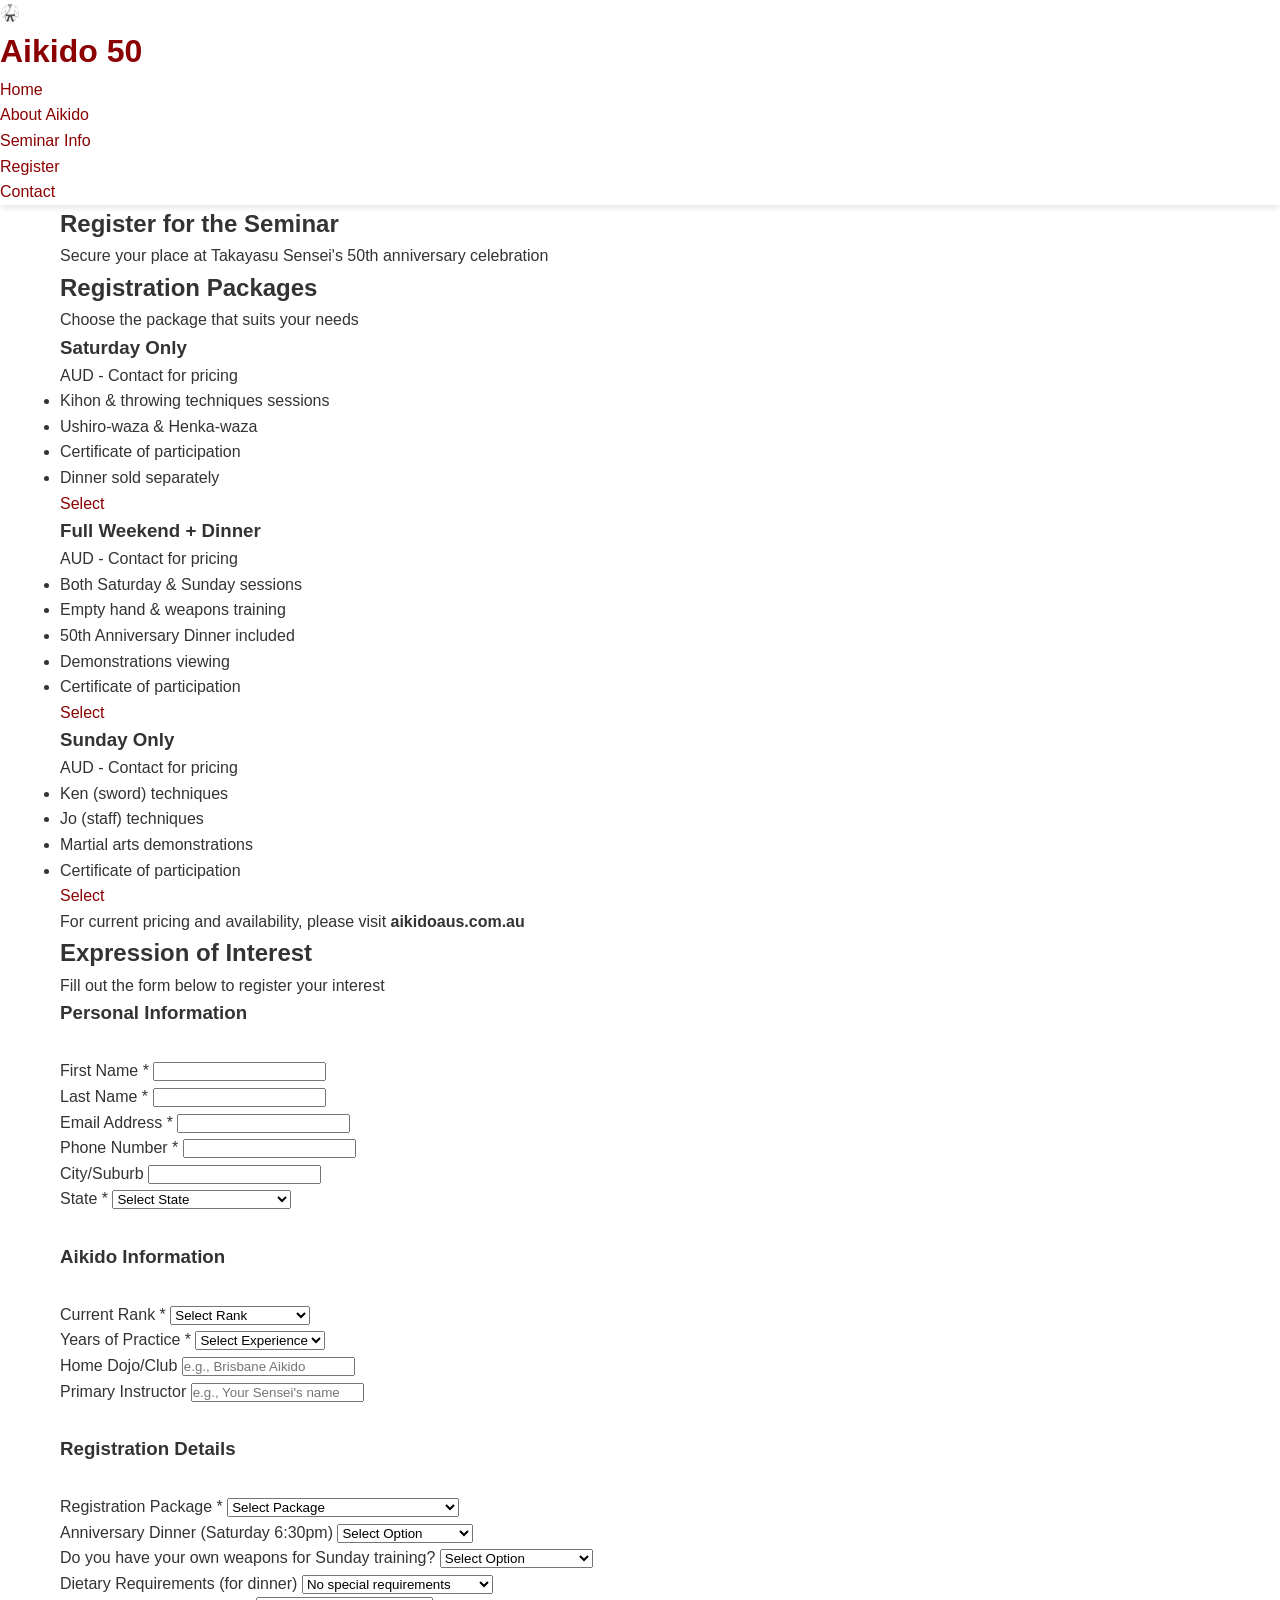
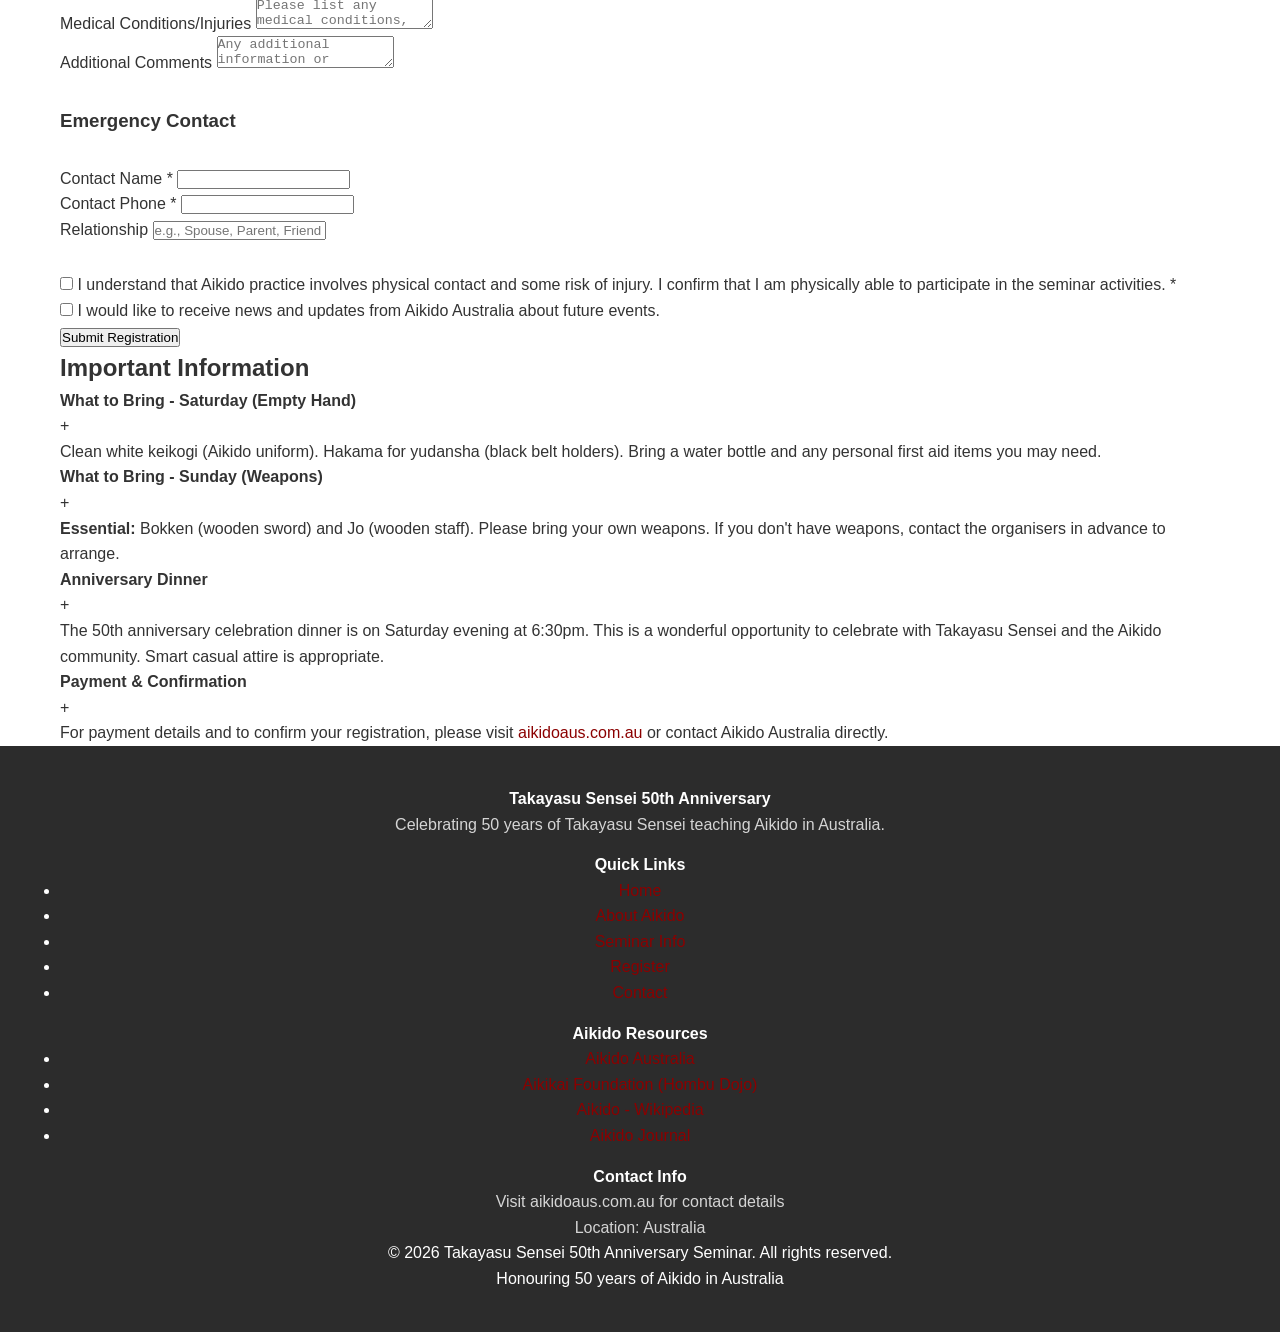
<file: registration.html>
<!DOCTYPE html>
<html lang="en">
<head>
    <meta charset="UTF-8">
    <meta name="viewport" content="width=device-width, initial-scale=1.0">
    <meta name="description" content="Register for Takayasu Sensei's 50th Anniversary Aikido Seminar in Australia. Choose your package and secure your spot.">
    <meta name="keywords" content="Aikido registration, seminar registration, Takayasu Sensei, Australia, Aikido seminar signup">
    <title>Registration | Takayasu Sensei 50th Anniversary</title>
    <link rel="stylesheet" href="css/styles.css">
    <link rel="icon" type="image/svg+xml" href="data:image/svg+xml,<svg xmlns='http://www.w3.org/2000/svg' viewBox='0 0 100 100'><text y='.9em' font-size='90'>🥋</text></svg>">
</head>
<body>
    <!-- Header -->
    <header>
        <div class="nav-container">
            <a href="index.html" class="logo">
                <span class="logo-icon">🥋</span>
                <h1>Aikido 50</h1>
            </a>
            <nav>
                <ul>
                    <li><a href="index.html">Home</a></li>
                    <li><a href="about.html">About Aikido</a></li>
                    <li><a href="seminar.html">Seminar Info</a></li>
                    <li><a href="registration.html" class="active">Register</a></li>
                    <li><a href="contact.html">Contact</a></li>
                </ul>
            </nav>
            <div class="nav-toggle">
                <span></span>
                <span></span>
                <span></span>
            </div>
        </div>
    </header>

    <!-- Page Hero -->
    <section class="page-hero">
        <div class="container">
            <h1>Register for the Seminar</h1>
            <p>Secure your place at Takayasu Sensei's 50th anniversary celebration</p>
        </div>
    </section>

    <!-- Pricing Section -->
    <section class="bg-light">
        <div class="container">
            <div class="section-header">
                <h2>Registration Packages</h2>
                <p>Choose the package that suits your needs</p>
            </div>
            <div class="pricing-grid">
                <div class="pricing-card">
                    <h3>Saturday Only</h3>
                    <div class="pricing-amount">AUD<span> - Contact for pricing</span></div>
                    <ul class="pricing-features">
                        <li>Kihon & throwing techniques sessions</li>
                        <li>Ushiro-waza & Henka-waza</li>
                        <li>Certificate of participation</li>
                        <li>Dinner sold separately</li>
                    </ul>
                    <a href="#registration-form" class="btn btn-secondary">Select</a>
                </div>
                <div class="pricing-card featured">
                    <h3>Full Weekend + Dinner</h3>
                    <div class="pricing-amount">AUD<span> - Contact for pricing</span></div>
                    <ul class="pricing-features">
                        <li>Both Saturday & Sunday sessions</li>
                        <li>Empty hand & weapons training</li>
                        <li>50th Anniversary Dinner included</li>
                        <li>Demonstrations viewing</li>
                        <li>Certificate of participation</li>
                    </ul>
                    <a href="#registration-form" class="btn btn-primary">Select</a>
                </div>
                <div class="pricing-card">
                    <h3>Sunday Only</h3>
                    <div class="pricing-amount">AUD<span> - Contact for pricing</span></div>
                    <ul class="pricing-features">
                        <li>Ken (sword) techniques</li>
                        <li>Jo (staff) techniques</li>
                        <li>Martial arts demonstrations</li>
                        <li>Certificate of participation</li>
                    </ul>
                    <a href="#registration-form" class="btn btn-secondary">Select</a>
                </div>
            </div>
            <div class="text-center mt-20">
                <p style="color: var(--text-secondary);">For current pricing and availability, please visit <a href="https://aikidoaus.com.au/" target="_blank" rel="noopener" style="color: var(--secondary-color); font-weight: 600;">aikidoaus.com.au</a></p>
            </div>
        </div>
    </section>

    <!-- Registration Form -->
    <section id="registration-form" class="registration-section">
        <div class="container">
            <div class="section-header">
                <h2>Expression of Interest</h2>
                <p>Fill out the form below to register your interest</p>
            </div>
            <form class="registration-form" id="registration-form">
                <!-- Personal Information -->
                <h3 style="color: var(--primary-color); margin-bottom: 20px; border-bottom: 2px solid var(--border-color); padding-bottom: 10px;">Personal Information</h3>

                <div class="form-row">
                    <div class="form-group">
                        <label for="first-name">First Name *</label>
                        <input type="text" id="first-name" name="first-name" required>
                    </div>
                    <div class="form-group">
                        <label for="last-name">Last Name *</label>
                        <input type="text" id="last-name" name="last-name" required>
                    </div>
                </div>

                <div class="form-row">
                    <div class="form-group">
                        <label for="email">Email Address *</label>
                        <input type="email" id="email" name="email" required>
                    </div>
                    <div class="form-group">
                        <label for="phone">Phone Number *</label>
                        <input type="tel" id="phone" name="phone" required>
                    </div>
                </div>

                <div class="form-row">
                    <div class="form-group">
                        <label for="city">City/Suburb</label>
                        <input type="text" id="city" name="city">
                    </div>
                    <div class="form-group">
                        <label for="state">State *</label>
                        <select id="state" name="state" required>
                            <option value="">Select State</option>
                            <option value="NSW">New South Wales</option>
                            <option value="VIC">Victoria</option>
                            <option value="QLD">Queensland</option>
                            <option value="WA">Western Australia</option>
                            <option value="SA">South Australia</option>
                            <option value="TAS">Tasmania</option>
                            <option value="ACT">Australian Capital Territory</option>
                            <option value="NT">Northern Territory</option>
                            <option value="NZ">New Zealand</option>
                            <option value="other">Other (International)</option>
                        </select>
                    </div>
                </div>

                <!-- Aikido Information -->
                <h3 style="color: var(--primary-color); margin: 30px 0 20px; border-bottom: 2px solid var(--border-color); padding-bottom: 10px;">Aikido Information</h3>

                <div class="form-row">
                    <div class="form-group">
                        <label for="rank">Current Rank *</label>
                        <select id="rank" name="rank" required>
                            <option value="">Select Rank</option>
                            <option value="beginner">Beginner (No Rank)</option>
                            <option value="6kyu">6th Kyu</option>
                            <option value="5kyu">5th Kyu</option>
                            <option value="4kyu">4th Kyu</option>
                            <option value="3kyu">3rd Kyu</option>
                            <option value="2kyu">2nd Kyu</option>
                            <option value="1kyu">1st Kyu</option>
                            <option value="shodan">Shodan (1st Dan)</option>
                            <option value="nidan">Nidan (2nd Dan)</option>
                            <option value="sandan">Sandan (3rd Dan)</option>
                            <option value="yondan">Yondan (4th Dan)</option>
                            <option value="godan+">Godan or higher</option>
                        </select>
                    </div>
                    <div class="form-group">
                        <label for="experience">Years of Practice *</label>
                        <select id="experience" name="experience" required>
                            <option value="">Select Experience</option>
                            <option value="0-1">Less than 1 year</option>
                            <option value="1-3">1-3 years</option>
                            <option value="3-5">3-5 years</option>
                            <option value="5-10">5-10 years</option>
                            <option value="10-20">10-20 years</option>
                            <option value="20+">20+ years</option>
                        </select>
                    </div>
                </div>

                <div class="form-row">
                    <div class="form-group">
                        <label for="dojo">Home Dojo/Club</label>
                        <input type="text" id="dojo" name="dojo" placeholder="e.g., Brisbane Aikido">
                    </div>
                    <div class="form-group">
                        <label for="instructor">Primary Instructor</label>
                        <input type="text" id="instructor" name="instructor" placeholder="e.g., Your Sensei's name">
                    </div>
                </div>

                <!-- Registration Details -->
                <h3 style="color: var(--primary-color); margin: 30px 0 20px; border-bottom: 2px solid var(--border-color); padding-bottom: 10px;">Registration Details</h3>

                <div class="form-row">
                    <div class="form-group">
                        <label for="package">Registration Package *</label>
                        <select id="package" name="package" required>
                            <option value="">Select Package</option>
                            <option value="saturday">Saturday Only (Oct 31)</option>
                            <option value="sunday">Sunday Only (Nov 1)</option>
                            <option value="weekend">Full Weekend (Both Days)</option>
                            <option value="weekend-dinner">Full Weekend + Anniversary Dinner</option>
                        </select>
                    </div>
                    <div class="form-group">
                        <label for="dinner">Anniversary Dinner (Saturday 6:30pm)</label>
                        <select id="dinner" name="dinner">
                            <option value="">Select Option</option>
                            <option value="yes">Yes, I will attend</option>
                            <option value="no">No, I will not attend</option>
                            <option value="undecided">Undecided</option>
                        </select>
                    </div>
                </div>

                <div class="form-group">
                    <label for="weapons">Do you have your own weapons for Sunday training?</label>
                    <select id="weapons" name="weapons">
                        <option value="">Select Option</option>
                        <option value="both">Yes - Bokken and Jo</option>
                        <option value="bokken">Bokken only</option>
                        <option value="jo">Jo only</option>
                        <option value="none">No - I need to arrange</option>
                    </select>
                </div>

                <div class="form-group">
                    <label for="dietary">Dietary Requirements (for dinner)</label>
                    <select id="dietary" name="dietary">
                        <option value="none">No special requirements</option>
                        <option value="vegetarian">Vegetarian</option>
                        <option value="vegan">Vegan</option>
                        <option value="halal">Halal</option>
                        <option value="gluten-free">Gluten-free</option>
                        <option value="other">Other (please specify below)</option>
                    </select>
                </div>

                <div class="form-group">
                    <label for="medical">Medical Conditions/Injuries</label>
                    <textarea id="medical" name="medical" placeholder="Please list any medical conditions, injuries, or allergies that instructors should be aware of..."></textarea>
                </div>

                <div class="form-group">
                    <label for="comments">Additional Comments</label>
                    <textarea id="comments" name="comments" placeholder="Any additional information or questions..."></textarea>
                </div>

                <!-- Emergency Contact -->
                <h3 style="color: var(--primary-color); margin: 30px 0 20px; border-bottom: 2px solid var(--border-color); padding-bottom: 10px;">Emergency Contact</h3>

                <div class="form-row">
                    <div class="form-group">
                        <label for="emergency-name">Contact Name *</label>
                        <input type="text" id="emergency-name" name="emergency-name" required>
                    </div>
                    <div class="form-group">
                        <label for="emergency-phone">Contact Phone *</label>
                        <input type="tel" id="emergency-phone" name="emergency-phone" required>
                    </div>
                </div>

                <div class="form-group">
                    <label for="emergency-relation">Relationship</label>
                    <input type="text" id="emergency-relation" name="emergency-relation" placeholder="e.g., Spouse, Parent, Friend">
                </div>

                <!-- Terms and Conditions -->
                <div class="form-group" style="margin-top: 30px;">
                    <div class="form-checkbox">
                        <input type="checkbox" id="terms" name="terms" required>
                        <label for="terms">I understand that Aikido practice involves physical contact and some risk of injury. I confirm that I am physically able to participate in the seminar activities. *</label>
                    </div>
                </div>

                <div class="form-group">
                    <div class="form-checkbox">
                        <input type="checkbox" id="newsletter" name="newsletter">
                        <label for="newsletter">I would like to receive news and updates from Aikido Australia about future events.</label>
                    </div>
                </div>

                <div class="form-submit">
                    <button type="submit" class="btn btn-primary">Submit Registration</button>
                </div>
            </form>
        </div>
    </section>

    <!-- Important Notes -->
    <section class="bg-white">
        <div class="container">
            <div class="section-header">
                <h2>Important Information</h2>
            </div>
            <div class="faq-container">
                <div class="faq-item">
                    <div class="faq-question">
                        <h4>What to Bring - Saturday (Empty Hand)</h4>
                        <span class="faq-toggle">+</span>
                    </div>
                    <div class="faq-answer">
                        <p>Clean white keikogi (Aikido uniform). Hakama for yudansha (black belt holders). Bring a water bottle and any personal first aid items you may need.</p>
                    </div>
                </div>
                <div class="faq-item">
                    <div class="faq-question">
                        <h4>What to Bring - Sunday (Weapons)</h4>
                        <span class="faq-toggle">+</span>
                    </div>
                    <div class="faq-answer">
                        <p><strong>Essential:</strong> Bokken (wooden sword) and Jo (wooden staff). Please bring your own weapons. If you don't have weapons, contact the organisers in advance to arrange.</p>
                    </div>
                </div>
                <div class="faq-item">
                    <div class="faq-question">
                        <h4>Anniversary Dinner</h4>
                        <span class="faq-toggle">+</span>
                    </div>
                    <div class="faq-answer">
                        <p>The 50th anniversary celebration dinner is on Saturday evening at 6:30pm. This is a wonderful opportunity to celebrate with Takayasu Sensei and the Aikido community. Smart casual attire is appropriate.</p>
                    </div>
                </div>
                <div class="faq-item">
                    <div class="faq-question">
                        <h4>Payment & Confirmation</h4>
                        <span class="faq-toggle">+</span>
                    </div>
                    <div class="faq-answer">
                        <p>For payment details and to confirm your registration, please visit <a href="https://aikidoaus.com.au/" target="_blank" rel="noopener">aikidoaus.com.au</a> or contact Aikido Australia directly.</p>
                    </div>
                </div>
            </div>
        </div>
    </section>

    <!-- Footer -->
    <footer>
        <div class="container">
            <div class="footer-content">
                <div class="footer-section">
                    <h4>Takayasu Sensei 50th Anniversary</h4>
                    <p>Celebrating 50 years of Takayasu Sensei teaching Aikido in Australia.</p>
                </div>
                <div class="footer-section">
                    <h4>Quick Links</h4>
                    <ul>
                        <li><a href="index.html">Home</a></li>
                        <li><a href="about.html">About Aikido</a></li>
                        <li><a href="seminar.html">Seminar Info</a></li>
                        <li><a href="registration.html">Register</a></li>
                        <li><a href="contact.html">Contact</a></li>
                    </ul>
                </div>
                <div class="footer-section">
                    <h4>Aikido Resources</h4>
                    <ul>
                        <li><a href="https://aikidoaus.com.au/" target="_blank" rel="noopener">Aikido Australia</a></li>
                        <li><a href="https://www.aikikai.or.jp/eng/" target="_blank" rel="noopener">Aikikai Foundation (Hombu Dojo)</a></li>
                        <li><a href="https://en.wikipedia.org/wiki/Aikido" target="_blank" rel="noopener">Aikido - Wikipedia</a></li>
                        <li><a href="https://www.aikidojournal.com/" target="_blank" rel="noopener">Aikido Journal</a></li>
                    </ul>
                </div>
                <div class="footer-section">
                    <h4>Contact Info</h4>
                    <p>Visit <a href="https://aikidoaus.com.au/" target="_blank" rel="noopener" style="color: var(--accent-color);">aikidoaus.com.au</a> for contact details</p>
                    <p>Location: Australia</p>
                </div>
            </div>
            <div class="footer-bottom">
                <p>&copy; 2026 Takayasu Sensei 50th Anniversary Seminar. All rights reserved.</p>
                <p>Honouring 50 years of Aikido in Australia</p>
            </div>
        </div>
    </footer>

    <script src="js/main.js"></script>
</body>
</html>
</file>
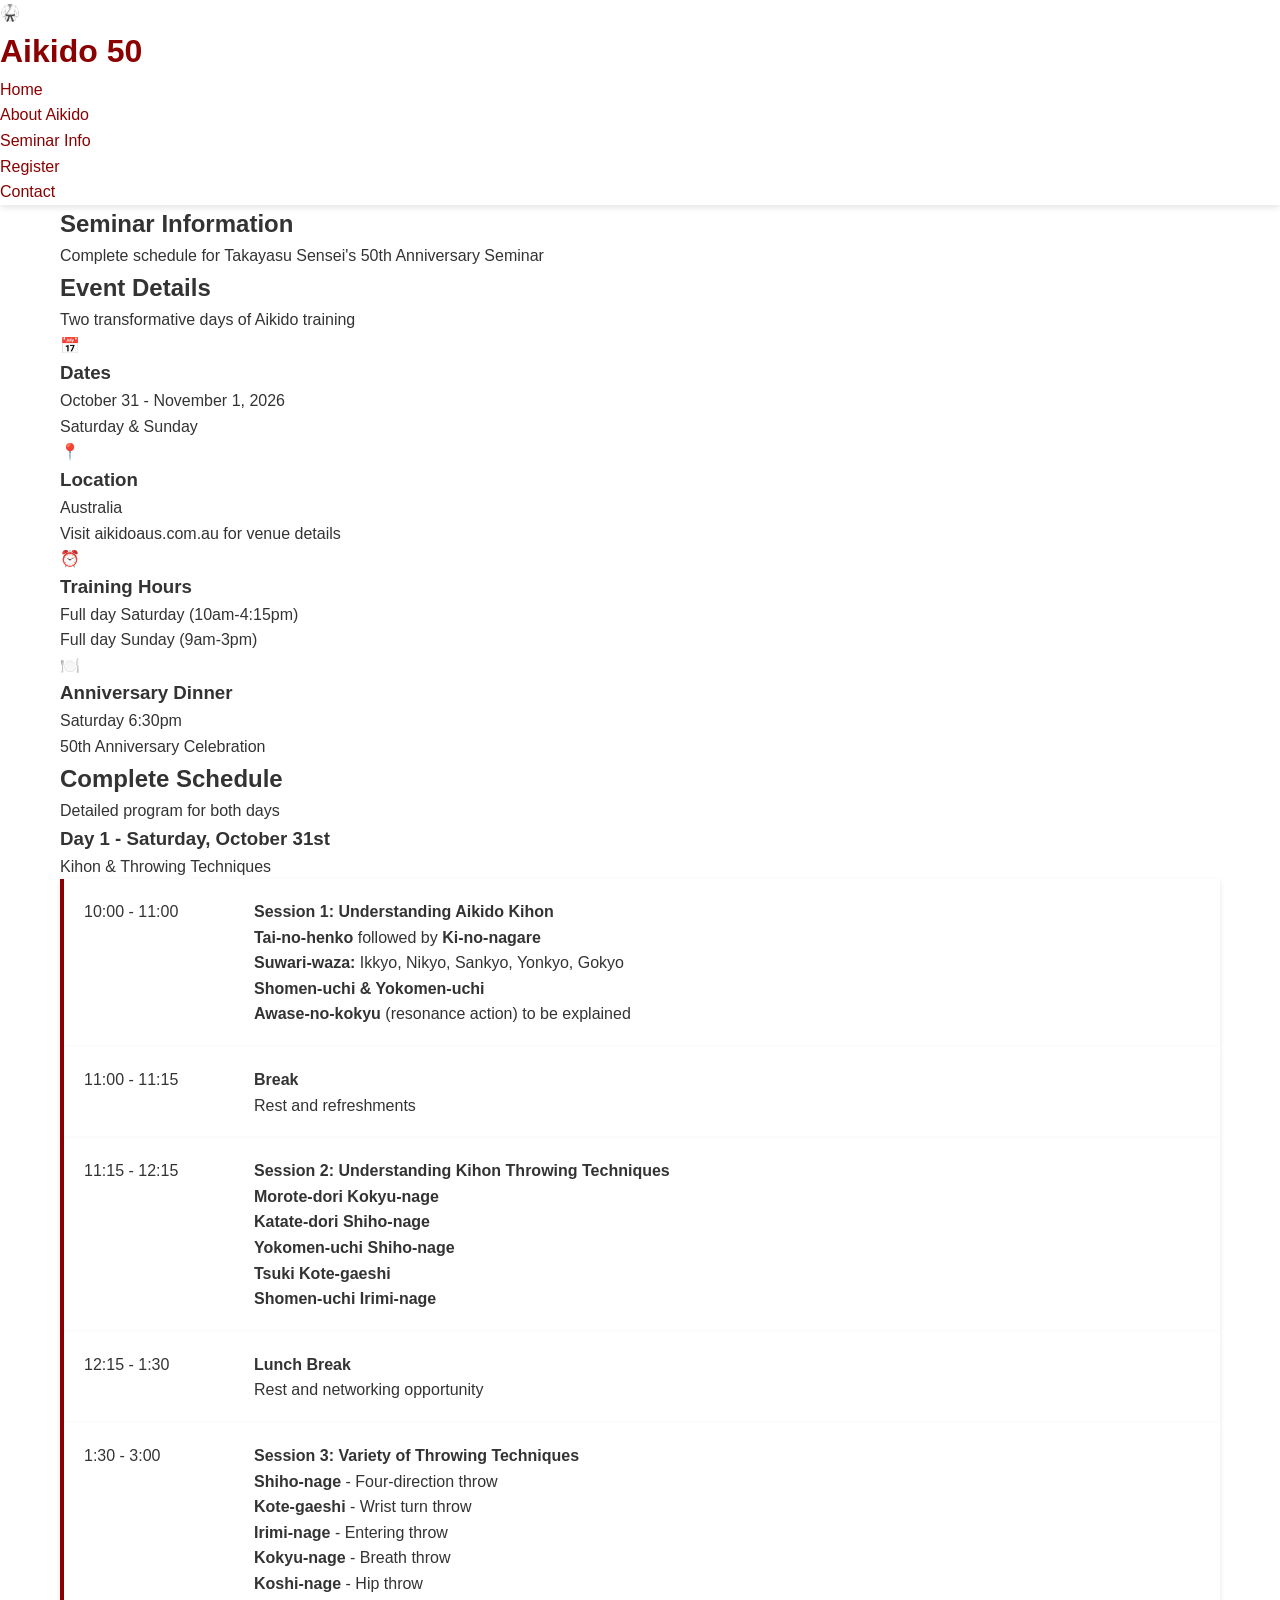
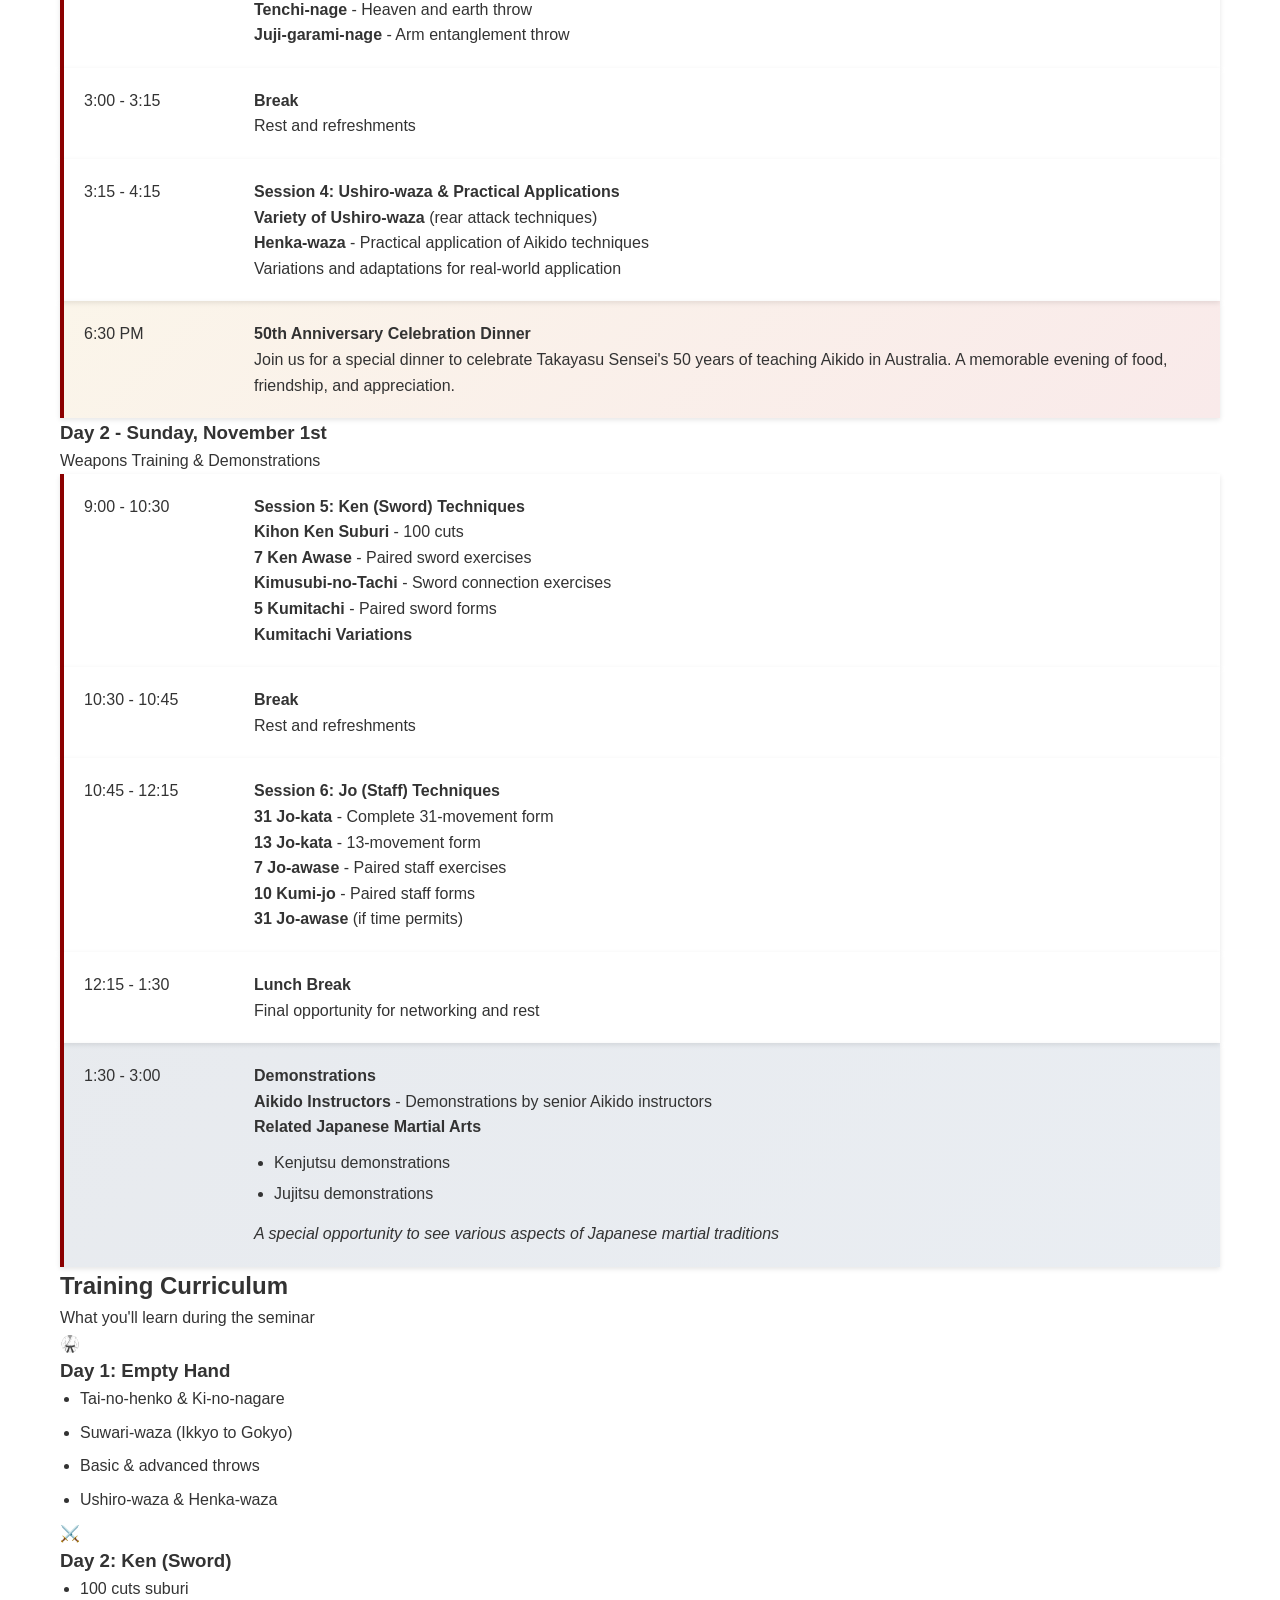
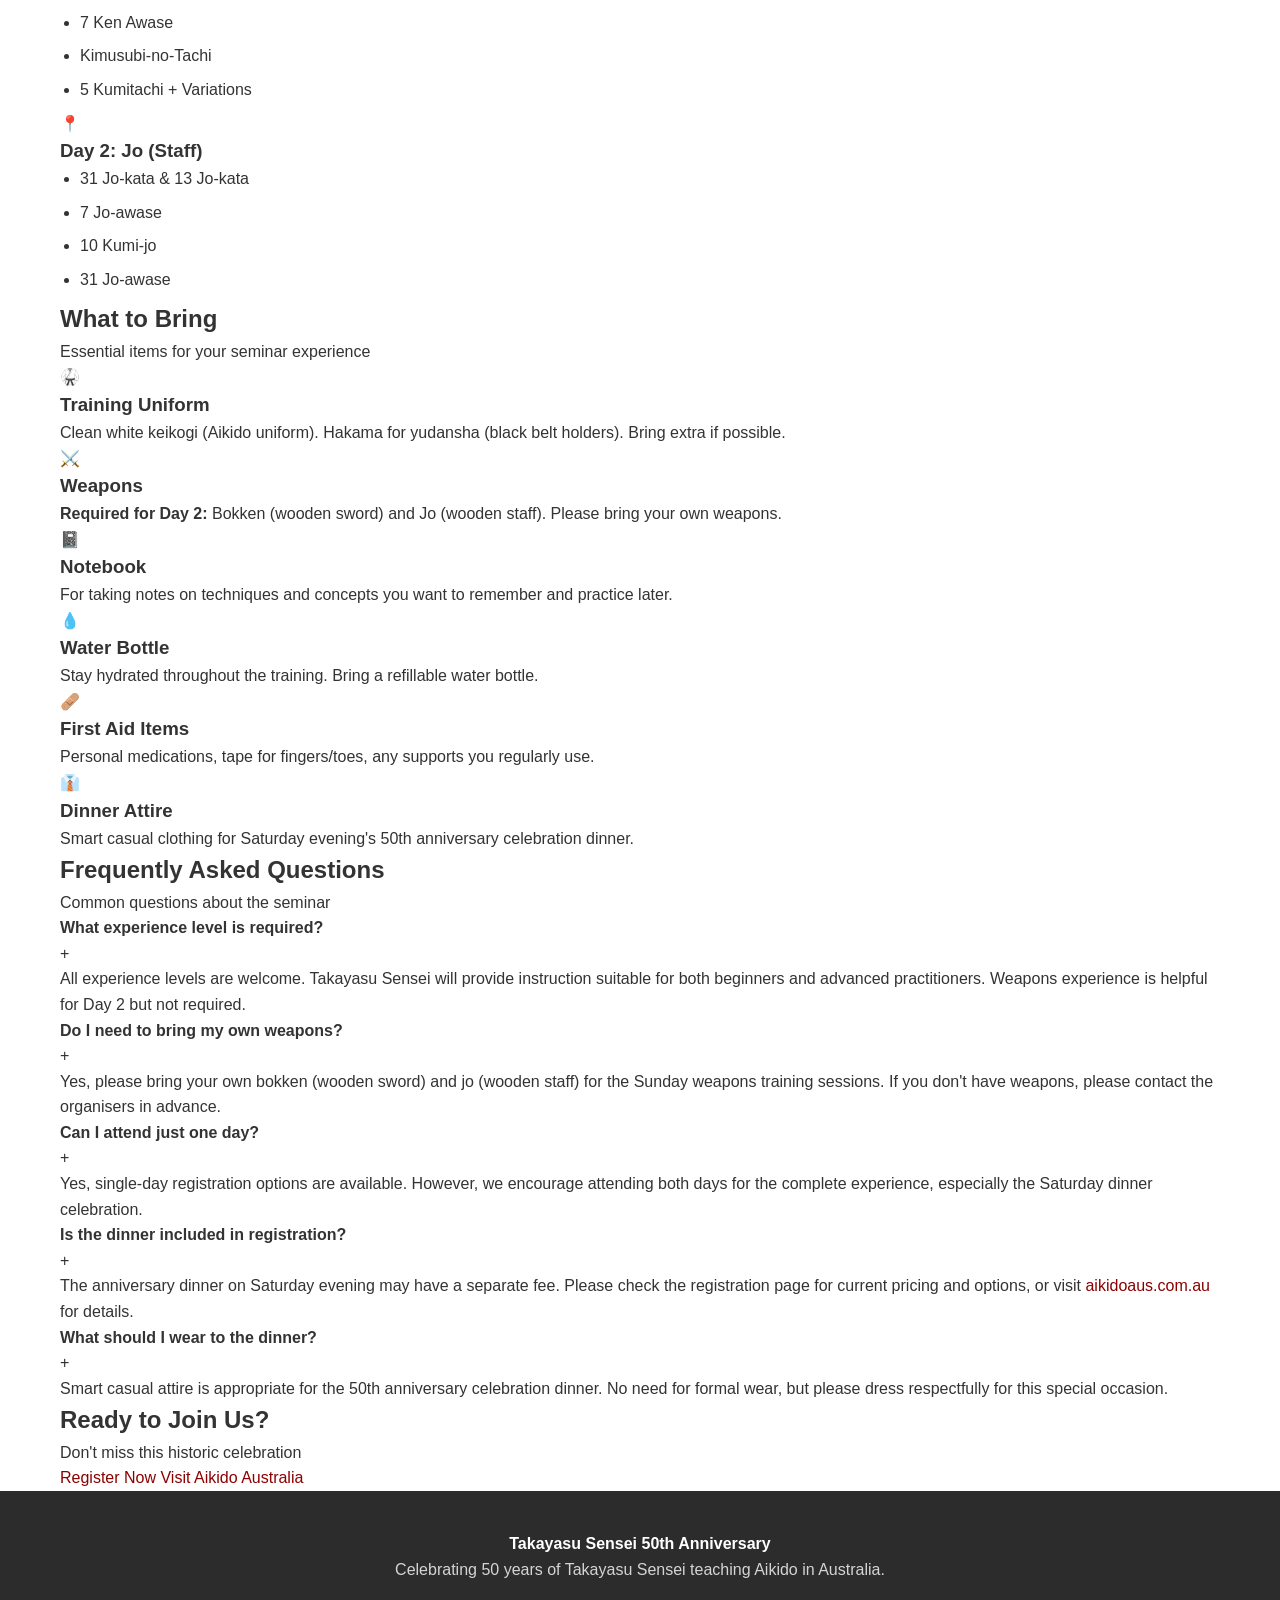
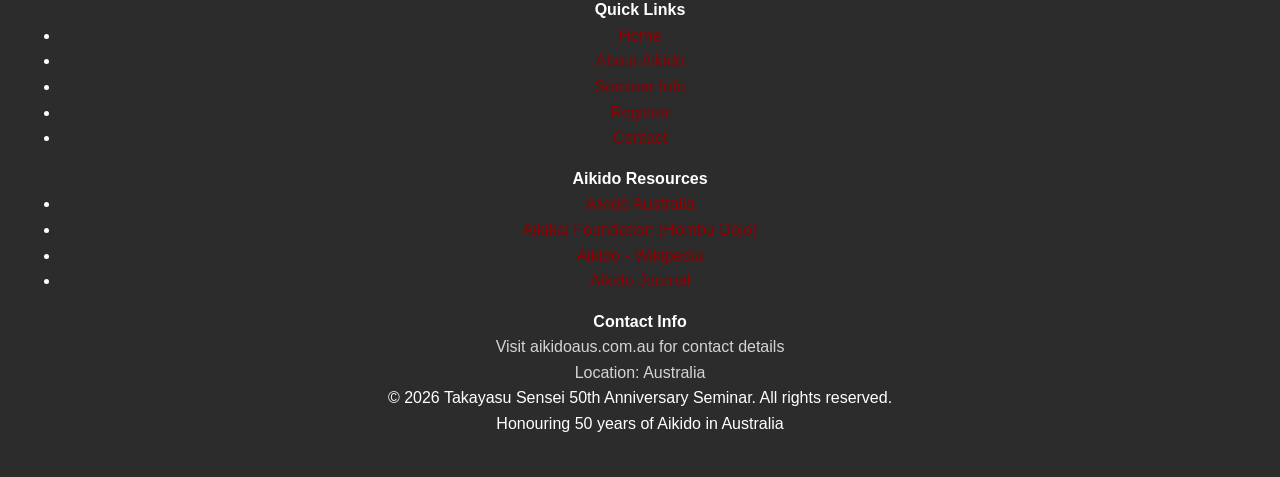
<file: seminar.html>
<!DOCTYPE html>
<html lang="en">
<head>
    <meta charset="UTF-8">
    <meta name="viewport" content="width=device-width, initial-scale=1.0">
    <meta name="description" content="Complete schedule for Takayasu Sensei's 50th Anniversary Aikido Seminar in Australia. Two days of intensive training including kihon, throwing techniques, and weapons.">
    <meta name="keywords" content="Aikido seminar schedule, Takayasu Sensei, weapons training, ken, jo, Australia">
    <title>Seminar Schedule | Takayasu Sensei 50th Anniversary</title>
    <link rel="stylesheet" href="css/styles.css">
    <link rel="icon" type="image/svg+xml" href="data:image/svg+xml,<svg xmlns='http://www.w3.org/2000/svg' viewBox='0 0 100 100'><text y='.9em' font-size='90'>🥋</text></svg>">
</head>
<body>
    <!-- Header -->
    <header>
        <div class="nav-container">
            <a href="index.html" class="logo">
                <span class="logo-icon">🥋</span>
                <h1>Aikido 50</h1>
            </a>
            <nav>
                <ul>
                    <li><a href="index.html">Home</a></li>
                    <li><a href="about.html">About Aikido</a></li>
                    <li><a href="seminar.html" class="active">Seminar Info</a></li>
                    <li><a href="registration.html">Register</a></li>
                    <li><a href="contact.html">Contact</a></li>
                </ul>
            </nav>
            <div class="nav-toggle">
                <span></span>
                <span></span>
                <span></span>
            </div>
        </div>
    </header>

    <!-- Page Hero -->
    <section class="page-hero">
        <div class="container">
            <h1>Seminar Information</h1>
            <p>Complete schedule for Takayasu Sensei's 50th Anniversary Seminar</p>
        </div>
    </section>

    <!-- Event Details -->
    <section class="bg-white">
        <div class="container">
            <div class="section-header">
                <h2>Event Details</h2>
                <p>Two transformative days of Aikido training</p>
            </div>
            <div class="features-grid">
                <div class="feature-card">
                    <div class="feature-icon">📅</div>
                    <h3>Dates</h3>
                    <p>October 31 - November 1, 2026<br>Saturday & Sunday</p>
                </div>
                <div class="feature-card">
                    <div class="feature-icon">📍</div>
                    <h3>Location</h3>
                    <p>Australia<br>Visit <a href="https://aikidoaus.com.au/" target="_blank" rel="noopener" style="color: var(--secondary-color);">aikidoaus.com.au</a> for venue details</p>
                </div>
                <div class="feature-card">
                    <div class="feature-icon">⏰</div>
                    <h3>Training Hours</h3>
                    <p>Full day Saturday (10am-4:15pm)<br>Full day Sunday (9am-3pm)</p>
                </div>
                <div class="feature-card">
                    <div class="feature-icon">🍽️</div>
                    <h3>Anniversary Dinner</h3>
                    <p>Saturday 6:30pm<br>50th Anniversary Celebration</p>
                </div>
            </div>
        </div>
    </section>

    <!-- Complete Schedule -->
    <section class="bg-light">
        <div class="container">
            <div class="section-header">
                <h2>Complete Schedule</h2>
                <p>Detailed program for both days</p>
            </div>
            <div class="schedule-container">
                <!-- Day 1 - Saturday -->
                <div class="schedule-day">
                    <div class="day-header">
                        <h3>Day 1 - Saturday, October 31st</h3>
                        <span>Kihon & Throwing Techniques</span>
                    </div>
                    <div class="schedule-items">
                        <div class="schedule-item">
                            <div class="schedule-time">10:00 - 11:00</div>
                            <div class="schedule-details">
                                <h4>Session 1: Understanding Aikido Kihon</h4>
                                <p><strong>Tai-no-henko</strong> followed by <strong>Ki-no-nagare</strong></p>
                                <p><strong>Suwari-waza:</strong> Ikkyo, Nikyo, Sankyo, Yonkyo, Gokyo</p>
                                <p><strong>Shomen-uchi & Yokomen-uchi</strong></p>
                                <p><strong>Awase-no-kokyu</strong> (resonance action) to be explained</p>
                            </div>
                        </div>
                        <div class="schedule-item">
                            <div class="schedule-time">11:00 - 11:15</div>
                            <div class="schedule-details">
                                <h4>Break</h4>
                                <p>Rest and refreshments</p>
                            </div>
                        </div>
                        <div class="schedule-item">
                            <div class="schedule-time">11:15 - 12:15</div>
                            <div class="schedule-details">
                                <h4>Session 2: Understanding Kihon Throwing Techniques</h4>
                                <p><strong>Morote-dori Kokyu-nage</strong></p>
                                <p><strong>Katate-dori Shiho-nage</strong></p>
                                <p><strong>Yokomen-uchi Shiho-nage</strong></p>
                                <p><strong>Tsuki Kote-gaeshi</strong></p>
                                <p><strong>Shomen-uchi Irimi-nage</strong></p>
                            </div>
                        </div>
                        <div class="schedule-item">
                            <div class="schedule-time">12:15 - 1:30</div>
                            <div class="schedule-details">
                                <h4>Lunch Break</h4>
                                <p>Rest and networking opportunity</p>
                            </div>
                        </div>
                        <div class="schedule-item">
                            <div class="schedule-time">1:30 - 3:00</div>
                            <div class="schedule-details">
                                <h4>Session 3: Variety of Throwing Techniques</h4>
                                <p><strong>Shiho-nage</strong> - Four-direction throw</p>
                                <p><strong>Kote-gaeshi</strong> - Wrist turn throw</p>
                                <p><strong>Irimi-nage</strong> - Entering throw</p>
                                <p><strong>Kokyu-nage</strong> - Breath throw</p>
                                <p><strong>Koshi-nage</strong> - Hip throw</p>
                                <p><strong>Tenchi-nage</strong> - Heaven and earth throw</p>
                                <p><strong>Juji-garami-nage</strong> - Arm entanglement throw</p>
                            </div>
                        </div>
                        <div class="schedule-item">
                            <div class="schedule-time">3:00 - 3:15</div>
                            <div class="schedule-details">
                                <h4>Break</h4>
                                <p>Rest and refreshments</p>
                            </div>
                        </div>
                        <div class="schedule-item">
                            <div class="schedule-time">3:15 - 4:15</div>
                            <div class="schedule-details">
                                <h4>Session 4: Ushiro-waza & Practical Applications</h4>
                                <p><strong>Variety of Ushiro-waza</strong> (rear attack techniques)</p>
                                <p><strong>Henka-waza</strong> - Practical application of Aikido techniques</p>
                                <p>Variations and adaptations for real-world application</p>
                            </div>
                        </div>
                        <div class="schedule-item" style="background: linear-gradient(135deg, rgba(214, 158, 46, 0.1), rgba(197, 48, 48, 0.1));">
                            <div class="schedule-time">6:30 PM</div>
                            <div class="schedule-details">
                                <h4>50th Anniversary Celebration Dinner</h4>
                                <p>Join us for a special dinner to celebrate Takayasu Sensei's 50 years of teaching Aikido in Australia. A memorable evening of food, friendship, and appreciation.</p>
                            </div>
                        </div>
                    </div>
                </div>

                <!-- Day 2 - Sunday -->
                <div class="schedule-day">
                    <div class="day-header">
                        <h3>Day 2 - Sunday, November 1st</h3>
                        <span>Weapons Training & Demonstrations</span>
                    </div>
                    <div class="schedule-items">
                        <div class="schedule-item">
                            <div class="schedule-time">9:00 - 10:30</div>
                            <div class="schedule-details">
                                <h4>Session 5: Ken (Sword) Techniques</h4>
                                <p><strong>Kihon Ken Suburi</strong> - 100 cuts</p>
                                <p><strong>7 Ken Awase</strong> - Paired sword exercises</p>
                                <p><strong>Kimusubi-no-Tachi</strong> - Sword connection exercises</p>
                                <p><strong>5 Kumitachi</strong> - Paired sword forms</p>
                                <p><strong>Kumitachi Variations</strong></p>
                            </div>
                        </div>
                        <div class="schedule-item">
                            <div class="schedule-time">10:30 - 10:45</div>
                            <div class="schedule-details">
                                <h4>Break</h4>
                                <p>Rest and refreshments</p>
                            </div>
                        </div>
                        <div class="schedule-item">
                            <div class="schedule-time">10:45 - 12:15</div>
                            <div class="schedule-details">
                                <h4>Session 6: Jo (Staff) Techniques</h4>
                                <p><strong>31 Jo-kata</strong> - Complete 31-movement form</p>
                                <p><strong>13 Jo-kata</strong> - 13-movement form</p>
                                <p><strong>7 Jo-awase</strong> - Paired staff exercises</p>
                                <p><strong>10 Kumi-jo</strong> - Paired staff forms</p>
                                <p><strong>31 Jo-awase</strong> (if time permits)</p>
                            </div>
                        </div>
                        <div class="schedule-item">
                            <div class="schedule-time">12:15 - 1:30</div>
                            <div class="schedule-details">
                                <h4>Lunch Break</h4>
                                <p>Final opportunity for networking and rest</p>
                            </div>
                        </div>
                        <div class="schedule-item" style="background: linear-gradient(135deg, rgba(26, 54, 93, 0.1), rgba(44, 82, 130, 0.1));">
                            <div class="schedule-time">1:30 - 3:00</div>
                            <div class="schedule-details">
                                <h4>Demonstrations</h4>
                                <p><strong>Aikido Instructors</strong> - Demonstrations by senior Aikido instructors</p>
                                <p><strong>Related Japanese Martial Arts</strong></p>
                                <ul style="margin-top: 10px; padding-left: 20px; color: var(--text-secondary);">
                                    <li style="list-style: disc; margin-bottom: 5px;">Kenjutsu demonstrations</li>
                                    <li style="list-style: disc; margin-bottom: 5px;">Jujitsu demonstrations</li>
                                </ul>
                                <p style="margin-top: 15px;"><em>A special opportunity to see various aspects of Japanese martial traditions</em></p>
                            </div>
                        </div>
                    </div>
                </div>
            </div>
        </div>
    </section>

    <!-- Training Curriculum Overview -->
    <section class="bg-white">
        <div class="container">
            <div class="section-header">
                <h2>Training Curriculum</h2>
                <p>What you'll learn during the seminar</p>
            </div>
            <div class="features-grid">
                <div class="feature-card">
                    <div class="feature-icon">🥋</div>
                    <h3>Day 1: Empty Hand</h3>
                    <ul style="text-align: left; color: var(--text-secondary); padding-left: 20px;">
                        <li style="list-style: disc; margin-bottom: 8px;">Tai-no-henko & Ki-no-nagare</li>
                        <li style="list-style: disc; margin-bottom: 8px;">Suwari-waza (Ikkyo to Gokyo)</li>
                        <li style="list-style: disc; margin-bottom: 8px;">Basic & advanced throws</li>
                        <li style="list-style: disc; margin-bottom: 8px;">Ushiro-waza & Henka-waza</li>
                    </ul>
                </div>
                <div class="feature-card">
                    <div class="feature-icon">⚔️</div>
                    <h3>Day 2: Ken (Sword)</h3>
                    <ul style="text-align: left; color: var(--text-secondary); padding-left: 20px;">
                        <li style="list-style: disc; margin-bottom: 8px;">100 cuts suburi</li>
                        <li style="list-style: disc; margin-bottom: 8px;">7 Ken Awase</li>
                        <li style="list-style: disc; margin-bottom: 8px;">Kimusubi-no-Tachi</li>
                        <li style="list-style: disc; margin-bottom: 8px;">5 Kumitachi + Variations</li>
                    </ul>
                </div>
                <div class="feature-card">
                    <div class="feature-icon">📍</div>
                    <h3>Day 2: Jo (Staff)</h3>
                    <ul style="text-align: left; color: var(--text-secondary); padding-left: 20px;">
                        <li style="list-style: disc; margin-bottom: 8px;">31 Jo-kata & 13 Jo-kata</li>
                        <li style="list-style: disc; margin-bottom: 8px;">7 Jo-awase</li>
                        <li style="list-style: disc; margin-bottom: 8px;">10 Kumi-jo</li>
                        <li style="list-style: disc; margin-bottom: 8px;">31 Jo-awase</li>
                    </ul>
                </div>
            </div>
        </div>
    </section>

    <!-- What to Bring Section -->
    <section class="bg-light">
        <div class="container">
            <div class="section-header">
                <h2>What to Bring</h2>
                <p>Essential items for your seminar experience</p>
            </div>
            <div class="features-grid">
                <div class="feature-card">
                    <div class="feature-icon">🥋</div>
                    <h3>Training Uniform</h3>
                    <p>Clean white keikogi (Aikido uniform). Hakama for yudansha (black belt holders). Bring extra if possible.</p>
                </div>
                <div class="feature-card">
                    <div class="feature-icon">⚔️</div>
                    <h3>Weapons</h3>
                    <p><strong>Required for Day 2:</strong> Bokken (wooden sword) and Jo (wooden staff). Please bring your own weapons.</p>
                </div>
                <div class="feature-card">
                    <div class="feature-icon">📓</div>
                    <h3>Notebook</h3>
                    <p>For taking notes on techniques and concepts you want to remember and practice later.</p>
                </div>
                <div class="feature-card">
                    <div class="feature-icon">💧</div>
                    <h3>Water Bottle</h3>
                    <p>Stay hydrated throughout the training. Bring a refillable water bottle.</p>
                </div>
                <div class="feature-card">
                    <div class="feature-icon">🩹</div>
                    <h3>First Aid Items</h3>
                    <p>Personal medications, tape for fingers/toes, any supports you regularly use.</p>
                </div>
                <div class="feature-card">
                    <div class="feature-icon">👔</div>
                    <h3>Dinner Attire</h3>
                    <p>Smart casual clothing for Saturday evening's 50th anniversary celebration dinner.</p>
                </div>
            </div>
        </div>
    </section>

    <!-- FAQ Section -->
    <section class="bg-white">
        <div class="container">
            <div class="section-header">
                <h2>Frequently Asked Questions</h2>
                <p>Common questions about the seminar</p>
            </div>
            <div class="faq-container">
                <div class="faq-item">
                    <div class="faq-question">
                        <h4>What experience level is required?</h4>
                        <span class="faq-toggle">+</span>
                    </div>
                    <div class="faq-answer">
                        <p>All experience levels are welcome. Takayasu Sensei will provide instruction suitable for both beginners and advanced practitioners. Weapons experience is helpful for Day 2 but not required.</p>
                    </div>
                </div>
                <div class="faq-item">
                    <div class="faq-question">
                        <h4>Do I need to bring my own weapons?</h4>
                        <span class="faq-toggle">+</span>
                    </div>
                    <div class="faq-answer">
                        <p>Yes, please bring your own bokken (wooden sword) and jo (wooden staff) for the Sunday weapons training sessions. If you don't have weapons, please contact the organisers in advance.</p>
                    </div>
                </div>
                <div class="faq-item">
                    <div class="faq-question">
                        <h4>Can I attend just one day?</h4>
                        <span class="faq-toggle">+</span>
                    </div>
                    <div class="faq-answer">
                        <p>Yes, single-day registration options are available. However, we encourage attending both days for the complete experience, especially the Saturday dinner celebration.</p>
                    </div>
                </div>
                <div class="faq-item">
                    <div class="faq-question">
                        <h4>Is the dinner included in registration?</h4>
                        <span class="faq-toggle">+</span>
                    </div>
                    <div class="faq-answer">
                        <p>The anniversary dinner on Saturday evening may have a separate fee. Please check the registration page for current pricing and options, or visit <a href="https://aikidoaus.com.au/" target="_blank" rel="noopener">aikidoaus.com.au</a> for details.</p>
                    </div>
                </div>
                <div class="faq-item">
                    <div class="faq-question">
                        <h4>What should I wear to the dinner?</h4>
                        <span class="faq-toggle">+</span>
                    </div>
                    <div class="faq-answer">
                        <p>Smart casual attire is appropriate for the 50th anniversary celebration dinner. No need for formal wear, but please dress respectfully for this special occasion.</p>
                    </div>
                </div>
            </div>
        </div>
    </section>

    <!-- CTA Section -->
    <section class="registration-section">
        <div class="container">
            <div class="section-header">
                <h2>Ready to Join Us?</h2>
                <p>Don't miss this historic celebration</p>
            </div>
            <div class="text-center">
                <div class="btn-group">
                    <a href="registration.html" class="btn btn-primary">Register Now</a>
                    <a href="https://aikidoaus.com.au/" target="_blank" rel="noopener" class="btn btn-secondary">Visit Aikido Australia</a>
                </div>
            </div>
        </div>
    </section>

    <!-- Footer -->
    <footer>
        <div class="container">
            <div class="footer-content">
                <div class="footer-section">
                    <h4>Takayasu Sensei 50th Anniversary</h4>
                    <p>Celebrating 50 years of Takayasu Sensei teaching Aikido in Australia.</p>
                </div>
                <div class="footer-section">
                    <h4>Quick Links</h4>
                    <ul>
                        <li><a href="index.html">Home</a></li>
                        <li><a href="about.html">About Aikido</a></li>
                        <li><a href="seminar.html">Seminar Info</a></li>
                        <li><a href="registration.html">Register</a></li>
                        <li><a href="contact.html">Contact</a></li>
                    </ul>
                </div>
                <div class="footer-section">
                    <h4>Aikido Resources</h4>
                    <ul>
                        <li><a href="https://aikidoaus.com.au/" target="_blank" rel="noopener">Aikido Australia</a></li>
                        <li><a href="https://www.aikikai.or.jp/eng/" target="_blank" rel="noopener">Aikikai Foundation (Hombu Dojo)</a></li>
                        <li><a href="https://en.wikipedia.org/wiki/Aikido" target="_blank" rel="noopener">Aikido - Wikipedia</a></li>
                        <li><a href="https://www.aikidojournal.com/" target="_blank" rel="noopener">Aikido Journal</a></li>
                    </ul>
                </div>
                <div class="footer-section">
                    <h4>Contact Info</h4>
                    <p>Visit <a href="https://aikidoaus.com.au/" target="_blank" rel="noopener" style="color: var(--accent-color);">aikidoaus.com.au</a> for contact details</p>
                    <p>Location: Australia</p>
                </div>
            </div>
            <div class="footer-bottom">
                <p>&copy; 2026 Takayasu Sensei 50th Anniversary Seminar. All rights reserved.</p>
                <p>Honouring 50 years of Aikido in Australia</p>
            </div>
        </div>
    </footer>

    <script src="js/main.js"></script>
</body>
</html>
</file>
<file: css/styles.css>
/* Base Styles */
* {
    margin: 0;
    padding: 0;
    box-sizing: border-box;
}

:root {
    --primary-red: #8B0000;
    --primary-red-light: #A52A2A;
    --dark-grey: #2C2C2C;
    --light-grey: #F5F5F5;
    --white: #FFFFFF;
    --text-dark: #333333;
    --text-light: #666666;
}

html {
    scroll-behavior: smooth;
}

body {
    font-family: 'Segoe UI', Tahoma, Geneva, Verdana, sans-serif;
    line-height: 1.6;
    color: var(--text-dark);
    background-color: var(--white);
}

a {
    color: var(--primary-red);
    text-decoration: none;
    transition: color 0.3s ease;
}

a:hover {
    color: var(--primary-red-light);
}

.container {
    max-width: 1200px;
    margin: 0 auto;
    padding: 0 20px;
}

/* Hero Section */
.hero {
    background: linear-gradient(135deg, var(--primary-red) 0%, var(--dark-grey) 100%);
    color: var(--white);
    text-align: center;
    padding: 80px 20px;
    position: relative;
    overflow: hidden;
}

.hero::before {
    content: '';
    position: absolute;
    top: 0;
    left: 0;
    right: 0;
    bottom: 0;
    background: url('data:image/svg+xml,<svg xmlns="http://www.w3.org/2000/svg" viewBox="0 0 100 100"><circle cx="50" cy="50" r="40" fill="none" stroke="rgba(255,255,255,0.05)" stroke-width="1"/></svg>') repeat;
    background-size: 100px 100px;
}

.hero-content {
    position: relative;
    z-index: 1;
}

.japanese-text {
    font-size: 4rem;
    font-weight: bold;
    letter-spacing: 0.2em;
    text-shadow: 2px 2px 4px rgba(0,0,0,0.3);
}

.japanese-text-sub {
    font-size: 2.5rem;
    letter-spacing: 0.3em;
    margin-bottom: 20px;
}

.hero h1 {
    font-size: 3rem;
    margin-bottom: 10px;
    text-transform: uppercase;
    letter-spacing: 0.1em;
}

.hero .tagline {
    font-size: 1.5rem;
    opacity: 0.9;
}

/* Navigation */
.main-nav {
    background-color: var(--dark-grey);
    padding: 15px 0;
    position: sticky;
    top: 0;
    z-index: 1000;
    box-shadow: 0 2px 10px rgba(0,0,0,0.2);
}

.main-nav ul {
    list-style: none;
    display: flex;
    justify-content: center;
    flex-wrap: wrap;
    gap: 10px 30px;
}

.main-nav a {
    color: var(--white);
    text-transform: uppercase;
    font-weight: 500;
    letter-spacing: 0.1em;
    padding: 5px 10px;
    transition: all 0.3s ease;
}

.main-nav a:hover {
    color: var(--primary-red-light);
    background-color: rgba(255,255,255,0.1);
    border-radius: 4px;
}

/* Sections */
.section {
    padding: 60px 0;
}

.section-alt {
    background-color: var(--light-grey);
}

.section h2 {
    font-size: 2.5rem;
    color: var(--primary-red);
    text-align: center;
    margin-bottom: 40px;
    position: relative;
}

.section h2::after {
    content: '';
    display: block;
    width: 80px;
    height: 3px;
    background-color: var(--primary-red);
    margin: 15px auto 0;
}

/* Schedule Section */
.day-schedule {
    max-width: 800px;
    margin: 0 auto;
}

.day-schedule h3 {
    color: var(--primary-red);
    font-size: 1.8rem;
    margin-bottom: 5px;
}

.day-date {
    color: var(--text-light);
    font-size: 1.2rem;
    margin-bottom: 30px;
}

.schedule-grid {
    display: flex;
    flex-direction: column;
    gap: 15px;
}

.schedule-item {
    display: grid;
    grid-template-columns: 150px 1fr;
    gap: 20px;
    padding: 20px;
    background-color: var(--white);
    border-left: 4px solid var(--primary-red);
    box-shadow: 0 2px 5px rgba(0,0,0,0.1);
    transition: transform 0.3s ease;
}

.schedule-item:hover {
    transform: translateX(5px);
}

.schedule-item.break {
    background-color: var(--light-grey);
    border-left-color: var(--text-light);
}

.schedule-item .time {
    font-weight: bold;
    color: var(--primary-red);
    font-size: 1.1rem;
}

.schedule-item .activity {
    color: var(--text-dark);
}

.schedule-item .activity strong {
    color: var(--primary-red);
}

/* Registration Section */
.registration-content {
    display: grid;
    grid-template-columns: repeat(auto-fit, minmax(280px, 1fr));
    gap: 30px;
    margin-bottom: 40px;
}

.fee-box {
    background-color: var(--white);
    padding: 30px;
    text-align: center;
    border-radius: 8px;
    box-shadow: 0 4px 15px rgba(0,0,0,0.1);
    transition: transform 0.3s ease;
}

.fee-box:hover {
    transform: translateY(-5px);
}

.fee-box h3 {
    color: var(--primary-red);
    margin-bottom: 15px;
    font-size: 1.3rem;
}

.fee-box .price {
    font-size: 3rem;
    font-weight: bold;
    color: var(--dark-grey);
    margin-bottom: 15px;
}

.fee-box p {
    color: var(--text-light);
}

.fee-box em {
    font-size: 0.9rem;
}

.register-info {
    text-align: center;
    max-width: 700px;
    margin: 0 auto;
    padding: 30px;
    background-color: var(--white);
    border-radius: 8px;
    box-shadow: 0 4px 15px rgba(0,0,0,0.1);
}

.register-info .highlight {
    font-size: 1.3rem;
    font-weight: bold;
    color: var(--primary-red);
    margin-bottom: 15px;
}

/* Venue Section */
.venue-content {
    display: grid;
    grid-template-columns: 1fr 1fr;
    gap: 40px;
    align-items: start;
}

.venue-details h3 {
    color: var(--primary-red);
    font-size: 1.8rem;
    margin-bottom: 15px;
}

.venue-details address {
    font-style: normal;
    font-size: 1.1rem;
    line-height: 1.8;
    margin-bottom: 10px;
}

.venue-details .phone {
    font-size: 1.1rem;
    margin-bottom: 20px;
}

.parking-info {
    background-color: var(--light-grey);
    padding: 20px;
    border-radius: 8px;
    margin-top: 20px;
}

.parking-info h4 {
    color: var(--primary-red);
    margin-bottom: 10px;
}

.venue-map {
    border-radius: 8px;
    overflow: hidden;
    box-shadow: 0 4px 15px rgba(0,0,0,0.1);
}

/* Gallery Section */
.gallery-grid {
    display: grid;
    grid-template-columns: repeat(auto-fill, minmax(250px, 1fr));
    gap: 20px;
}

.gallery-item {
    position: relative;
    aspect-ratio: 4/3;
    overflow: hidden;
    border-radius: 8px;
    box-shadow: 0 4px 15px rgba(0,0,0,0.1);
    cursor: pointer;
    background-color: var(--dark-grey);
}

.gallery-item img {
    width: 100%;
    height: 100%;
    object-fit: cover;
    transition: transform 0.3s ease, opacity 0.3s ease;
}

.gallery-item:hover img {
    transform: scale(1.1);
    opacity: 0.9;
}

.gallery-item::after {
    content: '';
    position: absolute;
    top: 0;
    left: 0;
    right: 0;
    bottom: 0;
    background: linear-gradient(to bottom, transparent 60%, rgba(0,0,0,0.5) 100%);
    opacity: 0;
    transition: opacity 0.3s ease;
}

.gallery-item:hover::after {
    opacity: 1;
}

/* Lightbox */
.lightbox {
    display: none;
    position: fixed;
    top: 0;
    left: 0;
    width: 100%;
    height: 100%;
    background-color: rgba(0, 0, 0, 0.95);
    z-index: 2000;
    justify-content: center;
    align-items: center;
}

.lightbox.active {
    display: flex;
}

.lightbox-content {
    max-width: 90%;
    max-height: 90%;
    position: relative;
}

.lightbox-content img {
    max-width: 100%;
    max-height: 90vh;
    object-fit: contain;
}

.lightbox-close {
    position: absolute;
    top: 20px;
    right: 30px;
    color: var(--white);
    font-size: 3rem;
    cursor: pointer;
    z-index: 2001;
    transition: color 0.3s ease;
}

.lightbox-close:hover {
    color: var(--primary-red);
}

.lightbox-nav {
    position: absolute;
    top: 50%;
    transform: translateY(-50%);
    color: var(--white);
    font-size: 3rem;
    cursor: pointer;
    padding: 20px;
    transition: color 0.3s ease;
}

.lightbox-nav:hover {
    color: var(--primary-red);
}

.lightbox-prev {
    left: 20px;
}

.lightbox-next {
    right: 20px;
}

/* Contact Section */
.contact-content {
    text-align: center;
    max-width: 600px;
    margin: 0 auto;
}

.contact-content p {
    font-size: 1.1rem;
    margin-bottom: 15px;
}

.contact-content .email {
    font-size: 1.5rem;
    margin-bottom: 30px;
}

.contact-content .email a {
    font-weight: bold;
}

.contact-content .more-info {
    padding-top: 20px;
    border-top: 1px solid var(--light-grey);
}

/* Footer */
footer {
    background-color: var(--dark-grey);
    color: var(--white);
    padding: 40px 0;
    text-align: center;
}

.footer-content {
    display: flex;
    flex-direction: column;
    gap: 15px;
}

.footer-japanese {
    font-size: 1.5rem;
    letter-spacing: 0.2em;
}

.footer-japanese span {
    display: inline-block;
    margin: 0 10px;
}

.footer-content p {
    opacity: 0.8;
}

.copyright {
    font-size: 0.9rem;
    opacity: 0.6;
    margin-top: 10px;
}

/* Responsive Design */
@media (max-width: 768px) {
    .hero h1 {
        font-size: 2rem;
    }

    .japanese-text {
        font-size: 2.5rem;
    }

    .japanese-text-sub {
        font-size: 1.5rem;
    }

    .hero .tagline {
        font-size: 1.2rem;
    }

    .section h2 {
        font-size: 2rem;
    }

    .schedule-item {
        grid-template-columns: 1fr;
        gap: 10px;
    }

    .venue-content {
        grid-template-columns: 1fr;
    }

    .venue-map {
        order: -1;
    }

    .gallery-grid {
        grid-template-columns: repeat(auto-fill, minmax(150px, 1fr));
        gap: 10px;
    }

    .lightbox-nav {
        font-size: 2rem;
        padding: 10px;
    }

    .lightbox-close {
        font-size: 2rem;
        top: 10px;
        right: 15px;
    }
}

@media (max-width: 480px) {
    .hero {
        padding: 50px 15px;
    }

    .japanese-text {
        font-size: 2rem;
    }

    .japanese-text-sub {
        font-size: 1.2rem;
    }

    .hero h1 {
        font-size: 1.5rem;
    }

    .main-nav ul {
        gap: 5px 15px;
    }

    .main-nav a {
        font-size: 0.85rem;
    }

    .fee-box .price {
        font-size: 2.5rem;
    }
}
</file>
